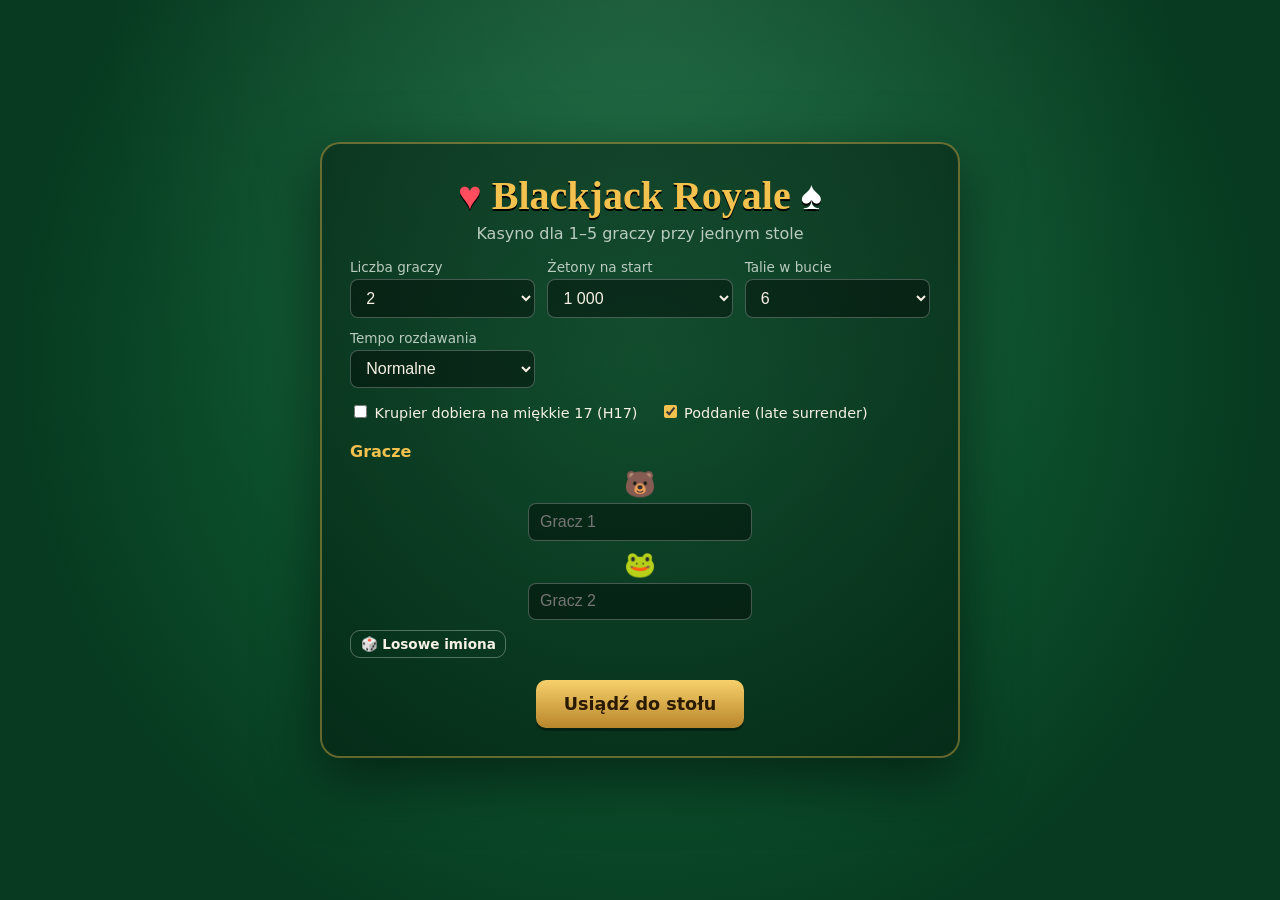
<file: index.html>
<!DOCTYPE html>
<html lang="pl">
<head>
<meta charset="UTF-8">
<meta name="viewport" content="width=device-width, initial-scale=1">
<title>Blackjack Royale</title>
<link rel="stylesheet" href="style.css">
</head>
<body>

<!-- Ekran startowy -->
<section id="setup" class="setup">
  <div class="setup-card">
    <h1><span class="logo-suit red">♥</span> Blackjack Royale <span class="logo-suit">♠</span></h1>
    <p class="subtitle">Kasyno dla 1–5 graczy przy jednym stole</p>

    <div class="form-grid">
      <label>Liczba graczy
        <select id="numPlayers">
          <option>1</option><option selected>2</option><option>3</option><option>4</option><option>5</option>
        </select>
      </label>
      <label>Żetony na start
        <select id="startChips">
          <option value="500">500</option><option value="1000" selected>1 000</option>
          <option value="2500">2 500</option><option value="5000">5 000</option><option value="10000">10 000</option>
        </select>
      </label>
      <label>Talie w bucie
        <select id="decks">
          <option>1</option><option>2</option><option>4</option><option selected>6</option><option>8</option>
        </select>
      </label>
      <label>Tempo rozdawania
        <select id="speed">
          <option value="160">Szybkie</option><option value="380" selected>Normalne</option><option value="650">Wolne</option>
        </select>
      </label>
    </div>

    <div class="checks">
      <label><input type="checkbox" id="h17"> Krupier dobiera na miękkie 17 (H17)</label>
      <label><input type="checkbox" id="surrender" checked> Poddanie (late surrender)</label>
    </div>

    <h2>Gracze</h2>
    <div id="nameInputs" class="names"></div>
    <button class="btn ghost small" id="randomNames" type="button">🎲 Losowe imiona</button>

    <div class="setup-actions">
      <button class="btn primary big" id="startBtn" type="button">Usiądź do stołu</button>
      <button class="btn big" id="continueBtn" type="button" hidden>Kontynuuj zapisaną grę</button>
    </div>
  </div>
</section>

<!-- Ekran gry -->
<section id="game" class="game" hidden>
  <header class="topbar">
    <div class="tb-left">
      <strong class="brand">♠ Blackjack Royale</strong>
      <span id="roundNo" class="pill">Runda 0</span>
      <span class="pill shoe-pill" title="Karty pozostałe w bucie">
        🂠 <span id="shoeCount">0</span>
        <span class="shoe-bar"><span id="shoeFill"></span></span>
      </span>
      <span id="countBox" class="pill count" hidden></span>
    </div>
    <div class="tb-right">
      <button class="icon-btn" data-act="toggleCount" title="Licznik kart Hi-Lo">🔢</button>
      <button class="icon-btn" data-act="toggleSound" id="soundBtn" title="Dźwięk">🔊</button>
      <button class="icon-btn" data-act="stats" title="Ranking i statystyki">🏆</button>
      <button class="icon-btn" data-act="rules" title="Zasady i skróty">📜</button>
      <button class="icon-btn" data-act="newGame" title="Nowa gra">⟲</button>
    </div>
  </header>

  <main class="table">
    <div class="shoe-box" aria-hidden="true"><div class="shoe-cards"></div><span>BUT</span></div>
    <section class="dealer">
      <div class="dealer-label">Krupier <span id="dealerVal" class="val"></span></div>
      <div id="dealerCards" class="cards"></div>
    </section>
    <div class="felt-text">
      <div class="arc">BLACKJACK PŁACI 3 : 2</div>
      <div id="dealerRule" class="arc small"></div>
      <div class="arc small">UBEZPIECZENIE PŁACI 2 : 1</div>
    </div>
    <section id="seats" class="seats"></section>
  </main>

  <footer id="controls" class="controls"></footer>

  <details class="history">
    <summary>📋 Historia rozdań</summary>
    <ol id="historyList" reversed></ol>
  </details>
</section>

<div id="modal" class="modal" hidden>
  <div class="modal-box">
    <button class="icon-btn close" data-act="closeModal">✕</button>
    <div id="modalBody"></div>
  </div>
</div>

<div id="toasts" class="toasts"></div>

<script src="game.js"></script>
</body>
</html>
</file>
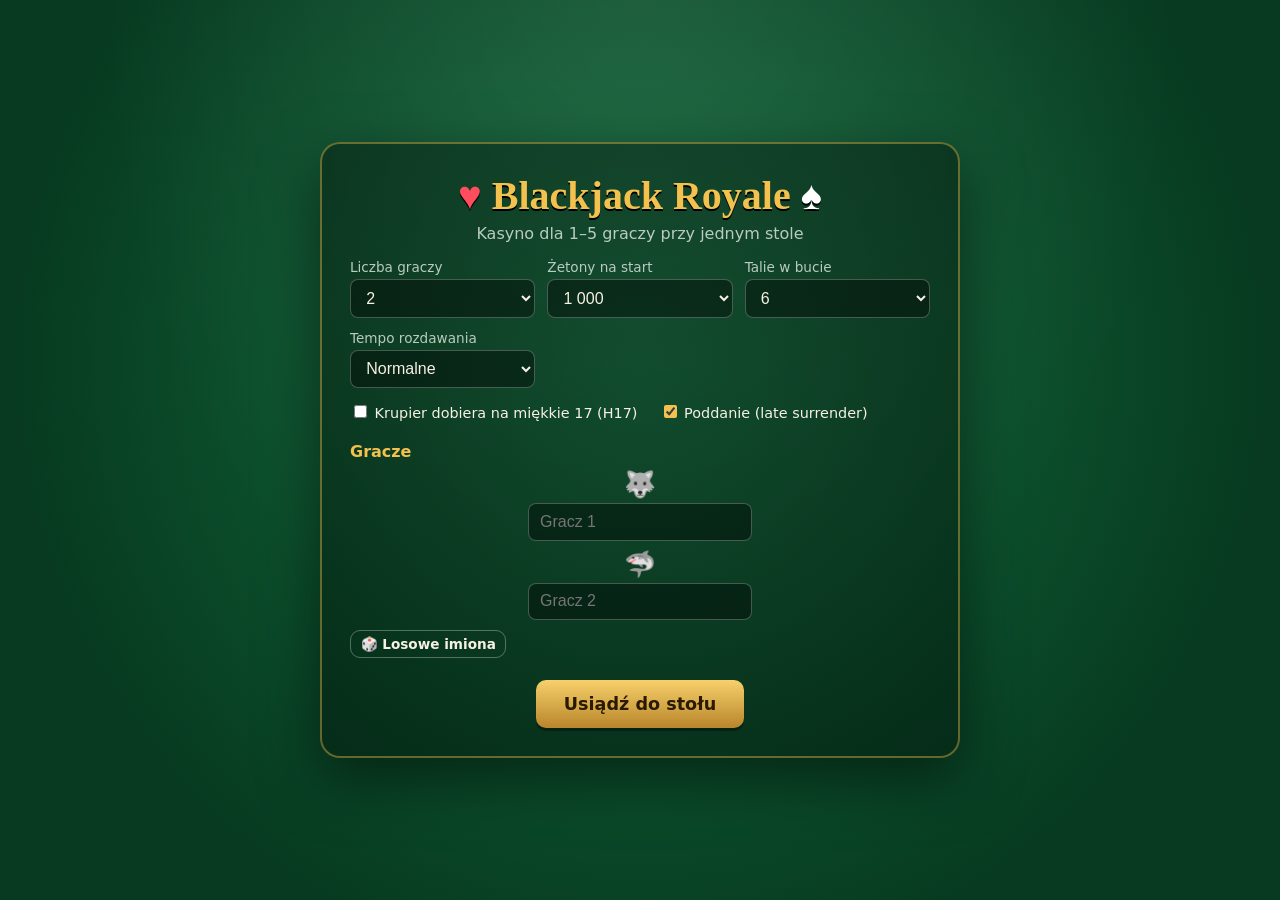
<file: blackjack.html>
<!DOCTYPE html>
<html lang="pl">
<head>
<meta charset="UTF-8">
<meta name="viewport" content="width=device-width, initial-scale=1">
<title>Blackjack Royale</title>
<style>
:root {
  --felt: #12703f;
  --felt-dark: #073a20;
  --wood: #5b3418;
  --wood-light: #8a5428;
  --gold: #f2c14e;
  --gold-dark: #b8862b;
  --ink: #f6f1e4;
  --muted: #b9cbbf;
  --red: #c8102e;
  --black: #1b1b1b;
  --win: #3ddc84;
  --lose: #ff5c5c;
  --push: #8ab4ff;
  --panel: rgba(0, 0, 0, .28);
  --cw: clamp(46px, 6.2vw, 82px);
}

* { box-sizing: border-box; }

html, body {
  margin: 0;
  min-height: 100%;
  background: #0b1a12;
  color: var(--ink);
  font-family: "Segoe UI", system-ui, -apple-system, Roboto, sans-serif;
}

button { font: inherit; }
[hidden] { display: none !important; }

/* ---------- Przyciski ---------- */
.btn {
  border: 0;
  border-radius: 10px;
  padding: .6em 1.1em;
  background: #2b4a3a;
  color: var(--ink);
  font-weight: 600;
  cursor: pointer;
  box-shadow: 0 3px 0 rgba(0,0,0,.35);
  transition: transform .08s, filter .15s, opacity .15s;
}
.btn:hover:not(:disabled) { filter: brightness(1.15); }
.btn:active:not(:disabled) { transform: translateY(2px); box-shadow: 0 1px 0 rgba(0,0,0,.35); }
.btn:disabled { opacity: .35; cursor: not-allowed; }
.btn.primary { background: linear-gradient(#f7d06b, var(--gold-dark)); color: #2a1a00; }
.btn.danger { background: #8e2b2b; }
.btn.blue { background: #2c5c9c; }
.btn.ghost { background: transparent; border: 1px solid rgba(255,255,255,.3); box-shadow: none; }
.btn.small { padding: .35em .7em; font-size: .85rem; }
.btn.big { padding: .8em 1.6em; font-size: 1.1rem; }
.btn.hinted { outline: 3px solid var(--gold); outline-offset: 2px; animation: pulse 1s infinite; }
.btn kbd {
  font-size: .7em; opacity: .7; margin-left: .35em;
  border: 1px solid currentColor; border-radius: 4px; padding: 0 .3em;
}

.icon-btn {
  background: rgba(255,255,255,.08);
  border: 1px solid rgba(255,255,255,.15);
  color: var(--ink);
  border-radius: 8px;
  width: 38px; height: 38px;
  cursor: pointer;
  font-size: 1.1rem;
}
.icon-btn:hover { background: rgba(255,255,255,.18); }
.icon-btn.on { background: var(--gold-dark); }

/* ---------- Ekran startowy ---------- */
.setup {
  min-height: 100vh;
  display: grid;
  place-items: center;
  padding: 16px;
  background:
    radial-gradient(ellipse at top, rgba(255,255,255,.08), transparent 60%),
    radial-gradient(circle at 50% 40%, var(--felt), var(--felt-dark) 75%);
}
.setup-card {
  width: min(640px, 100%);
  background: rgba(0,0,0,.35);
  border: 2px solid rgba(242,193,78,.4);
  border-radius: 20px;
  padding: 28px;
  box-shadow: 0 20px 60px rgba(0,0,0,.5);
}
.setup h1 {
  margin: 0; text-align: center;
  font-family: Georgia, "Times New Roman", serif;
  color: var(--gold);
  font-size: clamp(1.7rem, 5vw, 2.5rem);
  text-shadow: 0 2px 0 #000;
}
.logo-suit { color: #fff; }
.logo-suit.red { color: #ff4d5e; }
.subtitle { text-align: center; color: var(--muted); margin-top: .3em; }
.setup h2 { font-size: 1rem; color: var(--gold); margin: 1.3em 0 .5em; }
.form-grid { display: grid; grid-template-columns: repeat(auto-fit, minmax(140px, 1fr)); gap: 12px; }
.form-grid label, .names label { display: flex; flex-direction: column; gap: 4px; font-size: .85rem; color: var(--muted); }
select, input[type="text"] {
  background: rgba(0,0,0,.4);
  color: var(--ink);
  border: 1px solid rgba(255,255,255,.25);
  border-radius: 8px;
  padding: .55em .7em;
  font-size: 1rem;
}
.checks { display: flex; flex-wrap: wrap; gap: 8px 22px; margin-top: 14px; font-size: .9rem; }
.checks input { accent-color: var(--gold); }
.names { display: grid; gap: 8px; margin-bottom: 10px; }
.name-row { display: flex; align-items: center; gap: 8px; }
.name-row .avatar { font-size: 1.6rem; width: 40px; text-align: center; cursor: pointer; }
.name-row input { flex: 1; }
.setup-actions { display: flex; flex-wrap: wrap; gap: 12px; justify-content: center; margin-top: 22px; }

/* ---------- Ekran gry ---------- */
.game { min-height: 100vh; display: flex; flex-direction: column; }

.topbar {
  display: flex; justify-content: space-between; align-items: center; flex-wrap: wrap; gap: 8px;
  padding: 8px 16px;
  background: linear-gradient(#1a1a1a, #0d0d0d);
  border-bottom: 2px solid var(--gold-dark);
}
.tb-left, .tb-right { display: flex; align-items: center; gap: 8px; flex-wrap: wrap; }
.brand { color: var(--gold); font-family: Georgia, serif; }
.pill { background: rgba(255,255,255,.08); border-radius: 999px; padding: .25em .75em; font-size: .85rem; display: inline-flex; align-items: center; gap: 6px; }
.shoe-bar { width: 60px; height: 6px; background: rgba(255,255,255,.15); border-radius: 3px; overflow: hidden; }
.shoe-bar span { display: block; height: 100%; background: var(--gold); }
.pill.count { background: #22385a; font-variant-numeric: tabular-nums; }

.table {
  flex: 1;
  position: relative;
  margin: 12px;
  padding: 20px 16px 24px;
  border-radius: 40px 40px 200px 200px / 40px 40px 120px 120px;
  border: 14px solid var(--wood);
  outline: 3px solid var(--wood-light);
  background:
    radial-gradient(ellipse at 50% 0%, rgba(255,255,255,.12), transparent 55%),
    repeating-radial-gradient(circle at 50% 30%, rgba(0,0,0,.025) 0 2px, transparent 2px 4px),
    radial-gradient(ellipse at 50% 30%, var(--felt), var(--felt-dark) 85%);
  box-shadow: inset 0 0 60px rgba(0,0,0,.6), 0 10px 30px rgba(0,0,0,.6);
  display: flex; flex-direction: column; align-items: center; gap: 14px;
  min-height: 560px;
}

.shoe-box {
  position: absolute; top: 14px; right: 18px;
  width: 64px; height: 82px;
  background: linear-gradient(135deg, #2b2b2b, #111);
  border-radius: 8px 8px 4px 20px;
  box-shadow: 0 4px 10px rgba(0,0,0,.5);
  display: flex; flex-direction: column; align-items: center; justify-content: flex-end;
  font-size: .6rem; letter-spacing: .2em; color: #888; padding-bottom: 4px;
}
.shoe-cards {
  width: 44px; height: 54px; margin-bottom: 4px; border-radius: 4px;
  background: repeating-linear-gradient(45deg, #9e1b2c 0 4px, #7d1222 4px 8px);
  border: 2px solid #fff;
}

.dealer { display: flex; flex-direction: column; align-items: center; gap: 8px; min-height: calc(var(--cw) * 1.4 + 40px); }
.dealer-label { font-family: Georgia, serif; color: var(--gold); letter-spacing: .1em; text-transform: uppercase; display: flex; gap: 8px; align-items: center; }

.felt-text { text-align: center; color: rgba(255, 230, 160, .55); font-family: Georgia, serif; letter-spacing: .25em; user-select: none; }
.felt-text .arc { font-size: clamp(.8rem, 1.8vw, 1.1rem); font-weight: bold; }
.felt-text .small { font-size: clamp(.6rem, 1.2vw, .75rem); letter-spacing: .2em; }

.seats {
  width: 100%;
  display: grid;
  grid-template-columns: repeat(auto-fit, minmax(190px, 1fr));
  gap: 12px;
  margin-top: auto;
}
.seat {
  background: var(--panel);
  border: 2px solid rgba(255,255,255,.1);
  border-radius: 16px;
  padding: 10px;
  display: flex; flex-direction: column; gap: 8px;
  transition: border-color .2s, box-shadow .2s, transform .2s;
}
.seat.active { border-color: var(--gold); box-shadow: 0 0 22px rgba(242,193,78,.45); transform: translateY(-4px); }
.seat.out { opacity: .55; }
.seat-head { display: flex; align-items: center; gap: 6px; }
.seat-head .avatar { font-size: 1.5rem; }
.seat-head .name { font-weight: 700; flex: 1; overflow: hidden; text-overflow: ellipsis; white-space: nowrap; }
.chips-count { font-variant-numeric: tabular-nums; color: var(--gold); font-weight: 700; font-size: .95rem; }
.delta { font-weight: 800; text-align: center; font-size: 1.1rem; }
.delta.pos { color: var(--win); } .delta.neg { color: var(--lose); } .delta.zero { color: var(--push); }

.hands { display: flex; flex-wrap: wrap; gap: 10px; justify-content: center; min-height: calc(var(--cw) * 1.4 + 30px); align-items: flex-start; }
.hand { display: flex; flex-direction: column; align-items: center; gap: 5px; padding: 4px; border-radius: 10px; border: 2px solid transparent; }
.hand.active { border-color: rgba(242,193,78,.8); background: rgba(242,193,78,.08); }
.hand-info { display: flex; gap: 6px; align-items: center; flex-wrap: wrap; justify-content: center; font-size: .8rem; }
.val { background: #111; color: #fff; border-radius: 6px; padding: .1em .45em; font-weight: 700; font-size: .85rem; font-variant-numeric: tabular-nums; }
.val.bust { background: var(--lose); }
.val.bj { background: var(--gold); color: #2a1a00; }
.betval { color: var(--gold); font-weight: 700; }
.res { border-radius: 6px; padding: .1em .45em; font-weight: 800; font-size: .75rem; letter-spacing: .05em; animation: pop .35s ease-out; }
.res.win, .res.bj { background: var(--win); color: #062; }
.res.bj { background: var(--gold); color: #2a1a00; }
.res.lose, .res.bust { background: var(--lose); color: #300; }
.res.push { background: var(--push); color: #012; }
.res.surrender { background: #999; color: #111; }
.ins { font-size: .75rem; color: var(--push); text-align: center; }

/* ---------- Zakłady i żetony ---------- */
.betting { display: flex; flex-direction: column; gap: 6px; align-items: center; }
.bet-total { font-size: .9rem; display: flex; align-items: center; gap: 8px; min-height: 34px; }
.chip-row { display: flex; gap: 6px; flex-wrap: wrap; justify-content: center; }
.chip {
  --c: #c33;
  width: 42px; height: 42px; border-radius: 50%;
  border: 0; cursor: pointer;
  color: #fff; font-weight: 800; font-size: .72rem;
  background:
    radial-gradient(circle, var(--c) 0 52%, transparent 53%),
    repeating-conic-gradient(var(--c) 0 30deg, #fff 30deg 45deg);
  box-shadow: 0 3px 0 rgba(0,0,0,.4), inset 0 0 0 3px rgba(0,0,0,.25);
  text-shadow: 0 1px 1px rgba(0,0,0,.6);
  transition: transform .1s;
}
.chip:hover:not(:disabled) { transform: translateY(-3px) rotate(-10deg); }
.chip:disabled { opacity: .3; cursor: not-allowed; }
.chip.c10 { --c: #2f6fd6; }
.chip.c50 { --c: #d23a3a; }
.chip.c100 { --c: #1d1d1d; }
.chip.c500 { --c: #7b3fc4; }
.stack { display: inline-flex; flex-direction: column-reverse; align-items: center; }
.stack .mini {
  width: 26px; height: 8px; border-radius: 50%;
  background: var(--c); border: 1px dashed #fff; margin-top: -3px;
}
.bet-actions { display: flex; gap: 4px; flex-wrap: wrap; justify-content: center; }

/* ---------- Karty ---------- */
.cards { display: flex; justify-content: center; min-height: calc(var(--cw) * 1.4); padding-left: calc(var(--cw) * .4); }
.card {
  width: var(--cw); height: calc(var(--cw) * 1.4);
  border-radius: calc(var(--cw) * .09);
  background: linear-gradient(160deg, #fff, #f1ede2);
  box-shadow: 0 2px 6px rgba(0,0,0,.45), inset 0 0 0 1px rgba(0,0,0,.12);
  position: relative;
  flex-shrink: 0;
  margin-left: calc(var(--cw) * -.4);
  color: var(--black);
  font-family: Georgia, "Times New Roman", serif;
  user-select: none;
}
.card.red { color: var(--red); }
.card .corner {
  position: absolute; top: 4%; left: 7%;
  display: flex; flex-direction: column; align-items: center;
  line-height: .95; font-weight: 700;
  font-size: calc(var(--cw) * .2);
}
.card .corner small { font-size: .85em; }
.card .corner.br { top: auto; left: auto; bottom: 4%; right: 7%; transform: rotate(180deg); }
.card .pips { position: absolute; inset: 14% 20%; }
.card .pip { position: absolute; transform: translate(-50%, -50%); font-size: calc(var(--cw) * .2); line-height: 1; }
.card .pip.flip { transform: translate(-50%, -50%) rotate(180deg); }
.card .ace { position: absolute; left: 50%; top: 50%; transform: translate(-50%, -50%); font-size: calc(var(--cw) * .55); }
.card .face {
  position: absolute; inset: 16% 20%;
  border: 2px solid currentColor; border-radius: 4px;
  display: flex; flex-direction: column; align-items: center; justify-content: center;
  background: linear-gradient(135deg, rgba(242,193,78,.35), rgba(255,255,255,0) 50%, rgba(242,193,78,.35));
}
.card .face .fig { font-size: calc(var(--cw) * .38); line-height: 1; }
.card .face .fl { font-size: calc(var(--cw) * .22); font-weight: 700; }
.card.back {
  background:
    radial-gradient(circle at 50% 50%, rgba(255,255,255,.25) 0 14%, transparent 15%),
    repeating-linear-gradient(45deg, #9e1b2c 0 5px, #7d1222 5px 10px);
  border: calc(var(--cw) * .06) solid #fff;
}
.card.deal { animation: dealIn .38s cubic-bezier(.2,.8,.3,1) both; }
.card.flipin { animation: flipIn .45s ease-out both; }

@keyframes dealIn {
  from { transform: translate(40vw, -45vh) rotate(-35deg) scale(.7); opacity: 0; }
  to { transform: none; opacity: 1; }
}
@keyframes flipIn {
  0% { transform: rotateY(90deg); }
  100% { transform: rotateY(0); }
}
@keyframes pop { from { transform: scale(.4); opacity: 0; } to { transform: scale(1); opacity: 1; } }
@keyframes pulse { 50% { outline-color: transparent; } }

/* ---------- Pasek akcji ---------- */
.controls {
  position: sticky; bottom: 0;
  background: linear-gradient(#141414, #050505);
  border-top: 2px solid var(--gold-dark);
  padding: 10px 16px;
  display: flex; flex-wrap: wrap; gap: 8px; justify-content: center; align-items: center;
  z-index: 5;
}
.controls .who { width: 100%; text-align: center; font-size: .95rem; color: var(--muted); }
.controls .who b { color: var(--gold); }

/* ---------- Historia ---------- */
.history { margin: 0 12px 12px; background: rgba(255,255,255,.04); border-radius: 10px; padding: 8px 14px; }
.history summary { cursor: pointer; color: var(--muted); }
.history ol { font-size: .85rem; color: var(--muted); max-height: 220px; overflow: auto; padding-left: 2.5em; }
.history li { margin: 3px 0; }
.history .p { color: var(--win); } .history .n { color: var(--lose); }

/* ---------- Modal i powiadomienia ---------- */
.modal { position: fixed; inset: 0; background: rgba(0,0,0,.7); display: grid; place-items: center; padding: 16px; z-index: 20; }
.modal-box {
  position: relative; width: min(720px, 100%); max-height: 90vh; overflow: auto;
  background: #13261b; border: 2px solid var(--gold-dark); border-radius: 16px; padding: 22px;
}
.modal-box h2 { color: var(--gold); margin-top: 0; font-family: Georgia, serif; }
.modal-box .close { position: absolute; top: 12px; right: 12px; }
.modal-box table { width: 100%; border-collapse: collapse; font-size: .9rem; }
.modal-box th, .modal-box td { padding: 6px 8px; text-align: right; border-bottom: 1px solid rgba(255,255,255,.1); }
.modal-box th:first-child, .modal-box td:first-child { text-align: left; }
.modal-box th { color: var(--gold); font-weight: 600; }
.table-wrap { overflow-x: auto; }
.modal-box li { margin: 4px 0; }

.toasts { position: fixed; top: 64px; left: 50%; transform: translateX(-50%); display: flex; flex-direction: column; gap: 6px; z-index: 30; pointer-events: none; width: max-content; max-width: calc(100% - 32px); }
.toast { background: rgba(10,10,10,.92); border: 1px solid var(--gold-dark); padding: .55em 1.1em; border-radius: 10px; animation: pop .25s ease-out; text-align: center; }

@media (max-width: 600px) {
  .table { margin: 6px; border-width: 8px; border-radius: 24px 24px 80px 80px; padding: 14px 8px 18px; }
  .shoe-box { transform: scale(.7); transform-origin: top right; top: 8px; right: 8px; }
  .seats { grid-template-columns: 1fr 1fr; gap: 8px; }
  .seat { padding: 7px; }
  .chip { width: 36px; height: 36px; font-size: .65rem; }
  .brand { display: none; }
  .topbar { padding: 6px 10px; }
}
@media (max-width: 380px) {
  .seats { grid-template-columns: 1fr; }
}
@media (prefers-reduced-motion: reduce) {
  .card.deal, .card.flipin, .res, .toast { animation: none; }
}
</style>
</head>
<body>

<!-- Ekran startowy -->
<section id="setup" class="setup">
  <div class="setup-card">
    <h1><span class="logo-suit red">♥</span> Blackjack Royale <span class="logo-suit">♠</span></h1>
    <p class="subtitle">Kasyno dla 1–5 graczy przy jednym stole</p>

    <div class="form-grid">
      <label>Liczba graczy
        <select id="numPlayers">
          <option>1</option><option selected>2</option><option>3</option><option>4</option><option>5</option>
        </select>
      </label>
      <label>Żetony na start
        <select id="startChips">
          <option value="500">500</option><option value="1000" selected>1 000</option>
          <option value="2500">2 500</option><option value="5000">5 000</option><option value="10000">10 000</option>
        </select>
      </label>
      <label>Talie w bucie
        <select id="decks">
          <option>1</option><option>2</option><option>4</option><option selected>6</option><option>8</option>
        </select>
      </label>
      <label>Tempo rozdawania
        <select id="speed">
          <option value="160">Szybkie</option><option value="380" selected>Normalne</option><option value="650">Wolne</option>
        </select>
      </label>
    </div>

    <div class="checks">
      <label><input type="checkbox" id="h17"> Krupier dobiera na miękkie 17 (H17)</label>
      <label><input type="checkbox" id="surrender" checked> Poddanie (late surrender)</label>
    </div>

    <h2>Gracze</h2>
    <div id="nameInputs" class="names"></div>
    <button class="btn ghost small" id="randomNames" type="button">🎲 Losowe imiona</button>

    <div class="setup-actions">
      <button class="btn primary big" id="startBtn" type="button">Usiądź do stołu</button>
      <button class="btn big" id="continueBtn" type="button" hidden>Kontynuuj zapisaną grę</button>
    </div>
  </div>
</section>

<!-- Ekran gry -->
<section id="game" class="game" hidden>
  <header class="topbar">
    <div class="tb-left">
      <strong class="brand">♠ Blackjack Royale</strong>
      <span id="roundNo" class="pill">Runda 0</span>
      <span class="pill shoe-pill" title="Karty pozostałe w bucie">
        🂠 <span id="shoeCount">0</span>
        <span class="shoe-bar"><span id="shoeFill"></span></span>
      </span>
      <span id="countBox" class="pill count" hidden></span>
    </div>
    <div class="tb-right">
      <button class="icon-btn" data-act="toggleCount" title="Licznik kart Hi-Lo">🔢</button>
      <button class="icon-btn" data-act="toggleSound" id="soundBtn" title="Dźwięk">🔊</button>
      <button class="icon-btn" data-act="stats" title="Ranking i statystyki">🏆</button>
      <button class="icon-btn" data-act="rules" title="Zasady i skróty">📜</button>
      <button class="icon-btn" data-act="newGame" title="Nowa gra">⟲</button>
    </div>
  </header>

  <main class="table">
    <div class="shoe-box" aria-hidden="true"><div class="shoe-cards"></div><span>BUT</span></div>
    <section class="dealer">
      <div class="dealer-label">Krupier <span id="dealerVal" class="val"></span></div>
      <div id="dealerCards" class="cards"></div>
    </section>
    <div class="felt-text">
      <div class="arc">BLACKJACK PŁACI 3 : 2</div>
      <div id="dealerRule" class="arc small"></div>
      <div class="arc small">UBEZPIECZENIE PŁACI 2 : 1</div>
    </div>
    <section id="seats" class="seats"></section>
  </main>

  <footer id="controls" class="controls"></footer>

  <details class="history">
    <summary>📋 Historia rozdań</summary>
    <ol id="historyList" reversed></ol>
  </details>
</section>

<div id="modal" class="modal" hidden>
  <div class="modal-box">
    <button class="icon-btn close" data-act="closeModal">✕</button>
    <div id="modalBody"></div>
  </div>
</div>

<div id="toasts" class="toasts"></div>

<script>
'use strict';

/* =========================================================
   Blackjack Royale — logika gry
   ========================================================= */

const SUITS = ['♠', '♥', '♦', '♣'];
const RANKS = ['A', '2', '3', '4', '5', '6', '7', '8', '9', '10', 'J', 'Q', 'K'];
const CHIPS = [10, 50, 100, 500];
const AVATARS = ['🦊', '🐻', '🐼', '🦁', '🐸', '🐯', '🐨', '🦉', '🐺', '🐙', '🦄', '🐵', '🐧', '🦈', '🐲'];
const NAMES = ['Ania', 'Bartek', 'Kasia', 'Marek', 'Zosia', 'Tomek', 'Ola', 'Piotr', 'Ewa', 'Kuba',
  'Magda', 'Wojtek', 'Julia', 'Krzysiek', 'Natalia', 'Michał', 'Agata', 'Filip', 'Hania', 'Szymon'];
const SAVE_KEY = 'blackjack-royale-v1';
const PENETRATION = 0.75; // po rozdaniu 75% buta następuje tasowanie

const S = {
  settings: null,
  players: [],
  dealer: { cards: [] },
  shoe: [],
  shoeSize: 0,
  cut: 0,
  phase: 'setup', // setup | betting | dealing | insurance | playing | dealer | results
  turn: null,     // { p, h }
  insQueue: [],
  busy: false,
  running: 0,     // licznik Hi-Lo
  round: 0,
  log: [],
  sound: true,
  showCount: false,
};

const $ = (s) => document.querySelector(s);
const sleep = (ms) => new Promise((r) => setTimeout(r, ms));
const spd = () => (S.settings ? S.settings.speed : 380);
const fmt = (n) => n.toLocaleString('pl-PL');
const esc = (s) => String(s).replace(/[&<>"']/g, (c) => ({ '&': '&amp;', '<': '&lt;', '>': '&gt;', '"': '&quot;', "'": '&#39;' }[c]));

/* ---------- Losowość ----------
   Kryptograficzny generator (crypto.getRandomValues) + próbkowanie
   z odrzuceniem, żeby każda liczba miała dokładnie równe szanse,
   oraz tasowanie Fishera–Yatesa (każda permutacja równie prawdopodobna). */
function randInt(n) {
  const buf = new Uint32Array(1);
  const limit = Math.floor(0x100000000 / n) * n;
  let x;
  do { crypto.getRandomValues(buf); x = buf[0]; } while (x >= limit);
  return x % n;
}

function shuffle(arr) {
  for (let i = arr.length - 1; i > 0; i--) {
    const j = randInt(i + 1);
    [arr[i], arr[j]] = [arr[j], arr[i]];
  }
  return arr;
}

const pick = (arr) => arr[randInt(arr.length)];

/* ---------- Karty i wartości ---------- */
function cardVal(r) {
  if (r === 'A') return 1;
  if (r === '10' || r === 'J' || r === 'Q' || r === 'K') return 10;
  return Number(r);
}

function handInfo(cards) {
  let total = 0, aces = false;
  for (const c of cards) {
    total += cardVal(c.r);
    if (c.r === 'A') aces = true;
  }
  let soft = false;
  if (aces && total + 10 <= 21) { total += 10; soft = true; }
  return { total, soft, bust: total > 21, natural: cards.length === 2 && total === 21 };
}

function hilo(c) {
  const v = cardVal(c.r);
  if (v >= 2 && v <= 6) return 1;
  if (v === 10 || v === 1) return -1;
  return 0;
}

function newShoe() {
  const shoe = [];
  for (let d = 0; d < S.settings.decks; d++)
    for (const s of SUITS)
      for (const r of RANKS) shoe.push({ r, s });
  shuffle(shoe);
  S.shoe = shoe;
  S.shoeSize = shoe.length;
  S.cut = Math.floor(shoe.length * (1 - PENETRATION));
  S.running = 0;
  toast(`🔀 Tasowanie buta (${S.settings.decks} ${S.settings.decks === 1 ? 'talia' : 'talie'})`);
  sound('shuffle');
}

function draw(up) {
  if (!S.shoe.length) newShoe();
  const c = S.shoe.pop();
  c.up = up;
  c.anim = false;
  if (up) S.running += hilo(c);
  return c;
}

function dealTo(cards, up = true) {
  const c = draw(up);
  cards.push(c);
  sound('card');
  return c;
}

function reveal(c) {
  if (c.up) return;
  c.up = true;
  c.flip = true;
  S.running += hilo(c);
  sound('card');
}

/* ---------- Grafika kart ---------- */
const PIPS = {
  2: [[50, 0], [50, 100]],
  3: [[50, 0], [50, 50], [50, 100]],
  4: [[20, 0], [80, 0], [20, 100], [80, 100]],
  5: [[20, 0], [80, 0], [50, 50], [20, 100], [80, 100]],
  6: [[20, 0], [80, 0], [20, 50], [80, 50], [20, 100], [80, 100]],
  7: [[20, 0], [80, 0], [50, 25], [20, 50], [80, 50], [20, 100], [80, 100]],
  8: [[20, 0], [80, 0], [50, 25], [20, 50], [80, 50], [50, 75], [20, 100], [80, 100]],
  9: [[20, 0], [80, 0], [20, 33], [80, 33], [50, 50], [20, 67], [80, 67], [20, 100], [80, 100]],
  10: [[20, 0], [80, 0], [50, 17], [20, 33], [80, 33], [20, 67], [80, 67], [50, 83], [20, 100], [80, 100]],
};
const FIGURES = { J: '♝', Q: '♛', K: '♚' };

function cardHTML(c) {
  let cls = 'card';
  if (!c.anim) { cls += ' deal'; c.anim = true; }
  else if (c.flip) { cls += ' flipin'; c.flip = false; }
  if (!c.up) return `<div class="${cls} back"></div>`;
  if (SUITS.indexOf(c.s) === 1 || SUITS.indexOf(c.s) === 2) cls += ' red';
  const corner = `<span>${c.r}</span><small>${c.s}</small>`;
  let center;
  if (c.r === 'A') {
    center = `<div class="ace">${c.s}</div>`;
  } else if (FIGURES[c.r]) {
    center = `<div class="face"><span class="fl">${c.r}</span><span class="fig">${FIGURES[c.r]}</span><span class="fl">${c.s}</span></div>`;
  } else {
    center = '<div class="pips">' + PIPS[c.r].map(([x, y]) =>
      `<span class="pip${y > 50 ? ' flip' : ''}" style="left:${x}%;top:${y}%">${c.s}</span>`).join('') + '</div>';
  }
  return `<div class="${cls}" title="${c.r}${c.s}"><div class="corner">${corner}</div>${center}<div class="corner br">${corner}</div></div>`;
}

function chipStack(amount) {
  let rest = amount, html = '';
  const colors = { 500: '#7b3fc4', 100: '#1d1d1d', 50: '#d23a3a', 10: '#2f6fd6' };
  let n = 0;
  for (const v of [500, 100, 50, 10]) {
    while (rest >= v && n < 10) { html += `<span class="mini" style="--c:${colors[v]}"></span>`; rest -= v; n++; }
  }
  return `<span class="stack">${html}</span>`;
}

/* ---------- Dźwięk (WebAudio, bez plików) ---------- */
let AC = null;
function tone(freq, dur, type = 'sine', vol = 0.07, delay = 0) {
  const t = AC.currentTime + delay;
  const o = AC.createOscillator(), g = AC.createGain();
  o.type = type; o.frequency.setValueAtTime(freq, t);
  g.gain.setValueAtTime(vol, t);
  g.gain.exponentialRampToValueAtTime(0.0001, t + dur);
  o.connect(g); g.connect(AC.destination);
  o.start(t); o.stop(t + dur + 0.02);
}
function noise(dur, vol = 0.12, delay = 0) {
  const len = Math.floor(AC.sampleRate * dur);
  const buf = AC.createBuffer(1, len, AC.sampleRate);
  const data = buf.getChannelData(0);
  for (let i = 0; i < len; i++) data[i] = (Math.random() * 2 - 1) * (1 - i / len);
  const src = AC.createBufferSource(), g = AC.createGain(), f = AC.createBiquadFilter();
  f.type = 'highpass'; f.frequency.value = 1800;
  g.gain.value = vol;
  src.buffer = buf; src.connect(f); f.connect(g); g.connect(AC.destination);
  src.start(AC.currentTime + delay);
}
function sound(kind) {
  if (!S.sound) return;
  try {
    AC = AC || new (window.AudioContext || window.webkitAudioContext)();
    if (AC.state === 'suspended') AC.resume();
    switch (kind) {
      case 'card': noise(0.06); break;
      case 'chip': tone(1800, 0.06, 'triangle', 0.05); tone(2400, 0.05, 'triangle', 0.03, 0.03); break;
      case 'shuffle': for (let i = 0; i < 8; i++) noise(0.04, 0.08, i * 0.05); break;
      case 'win': [523, 659, 784].forEach((f, i) => tone(f, 0.18, 'triangle', 0.07, i * 0.09)); break;
      case 'bj': [523, 659, 784, 1047, 1319].forEach((f, i) => tone(f, 0.2, 'triangle', 0.07, i * 0.08)); break;
      case 'lose': [330, 247].forEach((f, i) => tone(f, 0.25, 'sawtooth', 0.04, i * 0.15)); break;
      case 'push': tone(440, 0.2, 'sine', 0.06); break;
    }
  } catch (e) { /* brak dźwięku – trudno */ }
}

/* ---------- Powiadomienia i modal ---------- */
function toast(msg, ms = 2400) {
  const el = document.createElement('div');
  el.className = 'toast';
  el.innerHTML = msg;
  $('#toasts').appendChild(el);
  setTimeout(() => el.remove(), ms);
}

function openModal(html) {
  $('#modalBody').innerHTML = html;
  $('#modal').hidden = false;
}
function closeModal() { $('#modal').hidden = true; }

/* ---------- Zapis gry ---------- */
function save() {
  try {
    localStorage.setItem(SAVE_KEY, JSON.stringify({
      settings: S.settings,
      round: S.round,
      log: S.log.slice(-50),
      players: S.players.map((p) => ({
        name: p.name, avatar: p.avatar, chips: p.chips + p.bet, lastBet: p.lastBet, stats: p.stats, rebuys: p.rebuys,
      })),
    }));
  } catch (e) { /* zapis niedostępny */ }
}

function loadSave() {
  try { return JSON.parse(localStorage.getItem(SAVE_KEY)); } catch (e) { return null; }
}

/* ---------- Ekran startowy ---------- */
const setupAvatars = [];

function buildNameInputs() {
  const n = Number($('#numPlayers').value);
  const box = $('#nameInputs');
  const old = [...box.querySelectorAll('input')].map((i) => i.value);
  while (setupAvatars.length < n) {
    let a; do { a = pick(AVATARS); } while (setupAvatars.includes(a));
    setupAvatars.push(a);
  }
  box.innerHTML = '';
  for (let i = 0; i < n; i++) {
    const row = document.createElement('label');
    row.className = 'name-row';
    row.innerHTML = `<span class="avatar" data-i="${i}" title="Kliknij, aby zmienić awatar">${setupAvatars[i]}</span>
      <input type="text" maxlength="16" placeholder="Gracz ${i + 1}" value="${esc(old[i] || '')}">`;
    box.appendChild(row);
  }
}

function randomNames() {
  const pool = shuffle([...NAMES]);
  $('#nameInputs').querySelectorAll('input').forEach((inp, i) => { inp.value = pool[i]; });
}

function startGame() {
  const settings = {
    decks: Number($('#decks').value),
    startChips: Number($('#startChips').value),
    speed: Number($('#speed').value),
    h17: $('#h17').checked,
    surrender: $('#surrender').checked,
  };
  const names = [...$('#nameInputs').querySelectorAll('input')].map((i, idx) => i.value.trim() || `Gracz ${idx + 1}`);
  S.settings = settings;
  S.players = names.map((name, i) => newPlayer(name, setupAvatars[i], settings.startChips));
  S.round = 0;
  S.log = [];
  enterGame();
}

function newPlayer(name, avatar, chips) {
  return {
    name, avatar, chips, bet: 0, lastBet: 0, hands: [], insurance: 0, delta: null, rebuys: 0,
    stats: { rounds: 0, won: 0, lost: 0, push: 0, bj: 0, best: 0, net: 0 },
  };
}

function continueGame() {
  const d = loadSave();
  if (!d) return;
  S.settings = d.settings;
  S.round = d.round || 0;
  S.log = d.log || [];
  S.players = d.players.map((p) => Object.assign(newPlayer(p.name, p.avatar, p.chips), {
    lastBet: p.lastBet || 0, stats: p.stats, rebuys: p.rebuys || 0,
  }));
  enterGame();
}

function enterGame() {
  $('#setup').hidden = true;
  $('#game').hidden = false;
  $('#dealerRule').textContent = S.settings.h17 ? 'KRUPIER DOBIERA NA MIĘKKIE 17' : 'KRUPIER STOI NA WSZYSTKICH 17';
  S.dealer.cards = [];
  S.turn = null;
  S.phase = 'betting';
  newShoe();
  save();
  render();
}

function newGame() {
  if (!confirm('Zacząć nową grę? Obecne żetony i statystyki zostaną utracone.')) return;
  try { localStorage.removeItem(SAVE_KEY); } catch (e) { /* ignoruj */ }
  S.phase = 'setup';
  $('#game').hidden = true;
  $('#setup').hidden = false;
  $('#continueBtn').hidden = true;
  buildNameInputs();
}

/* ---------- Zakłady ---------- */
function placeBet(p, amount) {
  const pl = S.players[p];
  if (S.phase !== 'betting' || pl.chips < amount) return;
  pl.chips -= amount;
  pl.bet += amount;
  sound('chip');
  render();
}

function clearBet(p) {
  const pl = S.players[p];
  pl.chips += pl.bet;
  pl.bet = 0;
  render();
}

function repeatBet(p, render_ = true) {
  const pl = S.players[p];
  if (!pl.lastBet) return;
  pl.chips += pl.bet;
  pl.bet = 0;
  if (pl.chips >= pl.lastBet) { pl.chips -= pl.lastBet; pl.bet = pl.lastBet; sound('chip'); }
  if (render_) render();
}

function allIn(p) {
  const pl = S.players[p];
  const total = pl.chips + pl.bet;
  const amount = Math.floor(total / 2) * 2; // parzysty zakład => wypłaty 3:2 i poddanie bez ułamków
  if (amount < 10) return;
  pl.bet = amount;
  pl.chips = total - amount;
  sound('chip');
  render();
}

function rebuy(p) {
  const pl = S.players[p];
  pl.chips += S.settings.startChips;
  pl.rebuys++;
  toast(`${esc(pl.name)} dokupuje ${fmt(S.settings.startChips)} żetonów`);
  save();
  render();
}

/* ---------- Rozdanie ---------- */
async function deal() {
  if (S.phase !== 'betting' || S.busy) return;
  const part = S.players.filter((p) => p.bet > 0);
  if (!part.length) { toast('Postaw zakład przynajmniej u jednego gracza'); return; }
  S.busy = true;
  if (S.shoe.length <= S.cut) { newShoe(); render(); await sleep(900); }

  S.round++;
  for (const pl of S.players) {
    pl.hands = [];
    pl.insurance = 0;
    pl.delta = null;
    if (pl.bet > 0) {
      pl.hands = [{ cards: [], bet: pl.bet }];
      pl.lastBet = pl.bet;
      pl.bet = 0;
    }
  }
  S.dealer.cards = [];
  S.phase = 'dealing';
  render();

  for (let r = 0; r < 2; r++) {
    for (const pl of part) { dealTo(pl.hands[0].cards); render(); await sleep(spd()); }
    dealTo(S.dealer.cards, r === 0); render(); await sleep(spd());
  }
  S.busy = false;

  if (S.dealer.cards[0].r === 'A') {
    S.insQueue = S.players.map((pl, i) => i).filter((i) => {
      const pl = S.players[i];
      return pl.hands.length && pl.chips >= pl.hands[0].bet / 2;
    });
    if (S.insQueue.length) {
      S.phase = 'insurance';
      S.turn = { p: S.insQueue[0], h: 0 };
      render();
      return;
    }
  }
  await afterDealChecks();
}

function insurance(take) {
  if (S.phase !== 'insurance') return;
  const pl = S.players[S.insQueue.shift()];
  if (take) {
    const amt = pl.hands[0].bet / 2;
    pl.chips -= amt;
    pl.insurance = amt;
    sound('chip');
  }
  if (S.insQueue.length) {
    S.turn = { p: S.insQueue[0], h: 0 };
    render();
  } else {
    afterDealChecks();
  }
}

async function afterDealChecks() {
  S.turn = null;
  for (const pl of S.players)
    for (const hd of pl.hands)
      if (handInfo(hd.cards).natural) { hd.bj = true; hd.done = true; }

  const upV = cardVal(S.dealer.cards[0].r);
  if (upV === 1 || upV === 10) {
    S.busy = true;
    S.phase = 'dealer';
    render();
    await sleep(spd());
    S.busy = false;
    if (handInfo(S.dealer.cards).natural) {
      reveal(S.dealer.cards[1]);
      toast('🃏 Krupier ma <b>Blackjacka</b>!');
      render();
      await sleep(spd() * 2);
      settle(true);
      return;
    }
    if (S.players.some((p) => p.insurance)) toast('Krupier nie ma Blackjacka — ubezpieczenie przepada');
    else toast('Krupier sprawdził kartę — brak Blackjacka');
  }
  if (S.players.some((p) => p.hands.some((h) => h.bj))) sound('bj');
  S.phase = 'playing';
  await nextTurn();
}

/* ---------- Ruchy graczy ---------- */
function canDouble(pl, hd) { return hd.cards.length === 2 && !hd.splitAces && pl.chips >= hd.bet; }
function canSplit(pl, hd) {
  return hd.cards.length === 2 && pl.hands.length < 4 && !hd.splitAces &&
    cardVal(hd.cards[0].r) === cardVal(hd.cards[1].r) && pl.chips >= hd.bet;
}
function canSurrender(pl, hd) {
  return S.settings.surrender && hd.cards.length === 2 && pl.hands.length === 1 && !hd.fromSplit;
}

async function nextTurn() {
  for (let p = 0; p < S.players.length; p++) {
    const pl = S.players[p];
    for (let h = 0; h < pl.hands.length; h++) {
      const hd = pl.hands[h];
      if (hd.done) continue;
      S.turn = { p, h };
      if (hd.cards.length === 1) { // druga ręka po rozdzieleniu dostaje kartę, gdy przychodzi jej kolej
        S.busy = true;
        render();
        await sleep(spd());
        dealTo(hd.cards);
        if (handInfo(hd.cards).total === 21) hd.done = true;
        render();
        await sleep(spd());
        S.busy = false;
        if (hd.done) return nextTurn();
      }
      render();
      return;
    }
  }
  S.turn = null;
  await dealerPlay();
}

async function act(type) {
  if (S.phase !== 'playing' || S.busy || !S.turn) return;
  const pl = S.players[S.turn.p];
  const hd = pl.hands[S.turn.h];
  S.busy = true;

  switch (type) {
    case 'hit': {
      dealTo(hd.cards);
      const v = handInfo(hd.cards);
      if (v.total >= 21) hd.done = true;
      if (v.bust) setTimeout(() => sound('lose'), 200);
      break;
    }
    case 'stand':
      hd.done = true;
      break;
    case 'double':
      if (!canDouble(pl, hd)) break;
      pl.chips -= hd.bet;
      hd.bet *= 2;
      hd.doubled = true;
      sound('chip');
      dealTo(hd.cards);
      hd.done = true;
      break;
    case 'split': {
      if (!canSplit(pl, hd)) break;
      pl.chips -= hd.bet;
      sound('chip');
      const second = hd.cards.pop();
      const nh = { cards: [second], bet: hd.bet, fromSplit: true };
      hd.fromSplit = true;
      pl.hands.splice(S.turn.h + 1, 0, nh);
      render();
      await sleep(spd());
      if (hd.cards[0].r === 'A') { // rozdzielone asy: po jednej karcie i koniec
        dealTo(hd.cards); render(); await sleep(spd());
        dealTo(nh.cards);
        hd.splitAces = nh.splitAces = true;
        hd.done = nh.done = true;
      } else {
        dealTo(hd.cards);
        if (handInfo(hd.cards).total === 21) hd.done = true;
      }
      break;
    }
    case 'surrender':
      if (!canSurrender(pl, hd)) break;
      hd.surrendered = true;
      hd.done = true;
      break;
  }

  render();
  await sleep(spd());
  S.busy = false;
  if (hd.done || pl.hands.every((h) => h.done)) await nextTurn();
  else render();
}

/* ---------- Krupier ---------- */
function dealerShouldHit() {
  const v = handInfo(S.dealer.cards);
  return v.total < 17 || (S.settings.h17 && v.total === 17 && v.soft);
}

async function dealerPlay() {
  S.phase = 'dealer';
  S.busy = true;
  reveal(S.dealer.cards[1]);
  render();
  await sleep(spd() * 1.5);
  const live = S.players.some((pl) => pl.hands.some((h) => !h.surrendered && !h.bj && !handInfo(h.cards).bust));
  if (live) {
    while (dealerShouldHit()) {
      dealTo(S.dealer.cards);
      render();
      await sleep(spd() * 1.4);
    }
  }
  S.busy = false;
  settle(false);
}

/* ---------- Rozliczenie ---------- */
const RES_LABEL = {
  bj: 'BLACKJACK', win: 'WYGRANA', lose: 'PRZEGRANA', bust: 'FURA', push: 'REMIS', surrender: 'PODDANIE',
};

function settle(dealerBJ) {
  const dv = handInfo(S.dealer.cards);
  const parts = [];
  let anyWin = false, anyBJ = false, anyLose = false;

  for (const pl of S.players) {
    if (!pl.hands.length) continue;
    let ret = 0, wag = pl.insurance;
    if (pl.insurance && dealerBJ) ret += pl.insurance * 3;

    for (const hd of pl.hands) {
      wag += hd.bet;
      const v = handInfo(hd.cards);
      let res, pay = 0;
      if (hd.surrendered) { res = 'surrender'; pay = hd.bet / 2; }
      else if (hd.bj) {
        if (dealerBJ) { res = 'push'; pay = hd.bet; } else { res = 'bj'; pay = hd.bet * 2.5; }
      }
      else if (dealerBJ) res = 'lose';
      else if (v.bust) res = 'bust';
      else if (dv.bust || v.total > dv.total) { res = 'win'; pay = hd.bet * 2; }
      else if (v.total < dv.total) res = 'lose';
      else { res = 'push'; pay = hd.bet; }

      hd.result = res;
      hd.net = pay - hd.bet;
      ret += pay;

      if (res === 'win' || res === 'bj') { pl.stats.won++; anyWin = true; }
      else if (res === 'push') pl.stats.push++;
      else { pl.stats.lost++; anyLose = true; }
      if (res === 'bj') { pl.stats.bj++; anyBJ = true; }
    }

    pl.chips += ret;
    pl.delta = ret - wag;
    pl.stats.rounds++;
    pl.stats.net += pl.delta;
    pl.stats.best = Math.max(pl.stats.best, pl.delta);
    parts.push(`${esc(pl.name)} <span class="${pl.delta >= 0 ? 'p' : 'n'}">${pl.delta >= 0 ? '+' : ''}${fmt(pl.delta)}</span>`);
  }

  const dealerTxt = dealerBJ ? 'Blackjack' : dv.bust ? `fura (${dv.total})` : dv.total;
  S.log.push(`Runda ${S.round}: krupier ${dealerTxt} · ${parts.join(', ')}`);
  S.phase = 'results';
  S.turn = null;
  sound(anyBJ ? 'bj' : anyWin ? 'win' : anyLose ? 'lose' : 'push');
  save();
  render();
}

function nextRound() {
  if (S.phase !== 'results' || S.busy) return;
  for (const pl of S.players) { pl.hands = []; pl.insurance = 0; pl.delta = null; }
  S.dealer.cards = [];
  S.phase = 'betting';
  render();
}

/* ---------- Strategia podstawowa (podpowiedź) ---------- */
function strategy(pl, hd) {
  const d = cardVal(S.dealer.cards[0].r);
  const up = d === 1 ? 11 : d;
  const v = handInfo(hd.cards);
  const cD = canDouble(pl, hd), cP = canSplit(pl, hd), cR = canSurrender(pl, hd);
  const D = (alt) => (cD ? 'double' : alt);

  if (cP) {
    const r = cardVal(hd.cards[0].r);
    if (r === 1 || r === 8) return 'split';
    if (r === 9 && ![7, 10, 11].includes(up)) return 'split';
    if (r === 7 && up <= 7) return 'split';
    if (r === 6 && up <= 6) return 'split';
    if (r === 4 && (up === 5 || up === 6)) return 'split';
    if ((r === 2 || r === 3) && up <= 7) return 'split';
  }
  const t = v.total;
  if (v.soft && t < 21) {
    if (t >= 19) return 'stand';
    if (t === 18) return up <= 6 ? D('stand') : up <= 8 ? 'stand' : 'hit';
    if (t === 17) return up >= 3 && up <= 6 ? D('hit') : 'hit';
    if (t >= 15) return up >= 4 && up <= 6 ? D('hit') : 'hit';
    return up >= 5 && up <= 6 ? D('hit') : 'hit';
  }
  if (cR && ((t === 16 && up >= 9) || (t === 15 && up === 10))) return 'surrender';
  if (t >= 17) return 'stand';
  if (t >= 13) return up <= 6 ? 'stand' : 'hit';
  if (t === 12) return up >= 4 && up <= 6 ? 'stand' : 'hit';
  if (t === 11) return D('hit');
  if (t === 10) return up <= 9 ? D('hit') : 'hit';
  if (t === 9) return up >= 3 && up <= 6 ? D('hit') : 'hit';
  return 'hit';
}

const ACT_LABEL = { hit: 'Dobierz', stand: 'Stój', double: 'Podwój', split: 'Rozdziel', surrender: 'Poddaj się' };

function hint() {
  if (S.phase !== 'playing' || !S.turn) return;
  const pl = S.players[S.turn.p];
  const a = strategy(pl, pl.hands[S.turn.h]);
  toast(`📘 Strategia podstawowa: <b>${ACT_LABEL[a]}</b>`);
  const btn = document.querySelector(`[data-act="${a}"]`);
  if (btn) btn.classList.add('hinted');
}

/* ---------- Statystyki i zasady ---------- */
function showStats() {
  const rows = [...S.players].sort((a, b) => (b.chips + b.bet) - (a.chips + a.bet)).map((p, i) => {
    const s = p.stats;
    const hands = s.won + s.lost + s.push;
    const pct = hands ? Math.round((s.won / hands) * 100) : 0;
    const medal = ['🥇', '🥈', '🥉'][i] || '';
    return `<tr><td>${medal} ${p.avatar} ${esc(p.name)}</td><td>${fmt(p.chips + p.bet)}</td>
      <td style="color:${s.net >= 0 ? 'var(--win)' : 'var(--lose)'}">${s.net >= 0 ? '+' : ''}${fmt(s.net)}</td>
      <td>${s.rounds}</td><td>${s.won}/${s.lost}/${s.push}</td><td>${pct}%</td><td>${s.bj}</td>
      <td>${fmt(s.best)}</td><td>${p.rebuys}</td></tr>`;
  }).join('');
  openModal(`<h2>🏆 Ranking</h2>
    <div class="table-wrap"><table>
      <tr><th>Gracz</th><th>Żetony</th><th>Bilans</th><th>Rundy</th><th>W/P/R</th><th>% wygr.</th><th>BJ</th><th>Najw. wygrana</th><th>Dokupienia</th></tr>
      ${rows}
    </table></div>
    <p style="color:var(--muted);font-size:.85rem">W/P/R = wygrane / przegrane / remisy (liczone na ręce). Rozegrane rundy łącznie: ${S.round}.</p>`);
}

function showRules() {
  openModal(`<h2>📜 Zasady</h2>
  <ul>
    <li>Cel: mieć bliżej 21 niż krupier, nie przekraczając 21. Figury = 10, as = 1 lub 11.</li>
    <li><b>Blackjack</b> (as + dziesiątka w dwóch pierwszych kartach) płaci <b>3:2</b>.</li>
    <li>Krupier dobiera do 16 i ${S.settings && S.settings.h17 ? '<b>dobiera</b> na miękkie 17' : '<b>stoi</b> na wszystkich 17'}. Przy asie lub dziesiątce sprawdza, czy ma Blackjacka.</li>
    <li><b>Podwojenie</b> — na dowolnych dwóch kartach (także po rozdzieleniu): podwajasz stawkę i dostajesz dokładnie jedną kartę.</li>
    <li><b>Rozdzielenie</b> — dwie karty o tej samej wartości, maks. 4 ręce. Rozdzielone asy dostają po jednej karcie.</li>
    <li><b>Ubezpieczenie</b> — gdy krupier pokazuje asa, możesz postawić połowę zakładu; płaci 2:1, jeśli krupier ma Blackjacka.</li>
    <li><b>Poddanie</b> ${S.settings && !S.settings.surrender ? '(wyłączone w tej grze)' : ''} — po dwóch pierwszych kartach oddajesz rękę i odzyskujesz połowę stawki.</li>
    <li>But: ${S.settings ? S.settings.decks : 6} ${S.settings && S.settings.decks === 1 ? 'talia' : 'talie'}, tasowanie po rozdaniu 75% kart.</li>
    <li>Losowość: karty tasowane algorytmem Fishera–Yatesa z kryptograficznym generatorem liczb losowych przeglądarki (<code>crypto.getRandomValues</code>) — każde ułożenie buta jest równie prawdopodobne.</li>
  </ul>
  <h2>⌨️ Skróty klawiszowe</h2>
  <ul>
    <li><b>H</b> dobierz · <b>S</b> stój · <b>D</b> podwój · <b>P</b> rozdziel · <b>R</b> poddaj się · <b>?</b> podpowiedź</li>
    <li><b>T</b>/<b>N</b> ubezpieczenie tak/nie · <b>Enter</b> rozdaj / następna runda</li>
  </ul>
  <h2>🔢 Licznik Hi-Lo</h2>
  <p>Karty 2–6 = +1, 7–9 = 0, 10–A = −1. „Prawdziwy licznik” to licznik bieżący podzielony przez liczbę talii pozostałych w bucie. Dodatni licznik = więcej wysokich kart w bucie (korzystne dla gracza).</p>`);
}

/* ---------- Renderowanie ---------- */
function render() {
  if (S.phase === 'setup') return;

  // pasek górny
  $('#roundNo').textContent = `Runda ${S.round}`;
  $('#shoeCount').textContent = S.shoe.length;
  $('#shoeFill').style.width = `${(S.shoe.length / S.shoeSize) * 100}%`;
  const cb = $('#countBox');
  cb.hidden = !S.showCount;
  if (S.showCount) {
    const decksLeft = Math.max(0.5, S.shoe.length / 52);
    const tc = S.running / decksLeft;
    cb.textContent = `Licznik: ${S.running > 0 ? '+' : ''}${S.running} · prawdziwy: ${tc > 0 ? '+' : ''}${tc.toFixed(1)}`;
  }
  document.querySelector('[data-act="toggleCount"]').classList.toggle('on', S.showCount);
  $('#soundBtn').textContent = S.sound ? '🔊' : '🔇';

  // krupier
  const dc = S.dealer.cards;
  $('#dealerCards').innerHTML = dc.map(cardHTML).join('');
  const visible = dc.filter((c) => c.up);
  const dv = $('#dealerVal');
  if (visible.length) {
    const info = handInfo(visible);
    dv.hidden = false;
    dv.className = 'val' + (info.bust ? ' bust' : info.natural && visible.length === dc.length ? ' bj' : '');
    dv.textContent = info.natural && visible.length === dc.length ? 'BJ' : valueText(info);
  } else dv.hidden = true;

  // gracze
  $('#seats').innerHTML = S.players.map(seatHTML).join('');

  // historia
  $('#historyList').innerHTML = S.log.slice(-30).reverse().map((l) => `<li>${l}</li>`).join('');

  renderControls();
}

function valueText(info) {
  return info.soft && info.total < 21 ? `${info.total - 10}/${info.total}` : String(info.total);
}

function seatHTML(pl, i) {
  const activeSeat = S.turn && S.turn.p === i && (S.phase === 'playing' || S.phase === 'insurance');
  const broke = pl.chips + pl.bet < 10 && !pl.hands.length;
  let body = '';

  if (pl.hands.length) {
    body += '<div class="hands">' + pl.hands.map((hd, h) => {
      const info = handInfo(hd.cards);
      const act = S.phase === 'playing' && S.turn && S.turn.p === i && S.turn.h === h;
      const valCls = info.bust ? ' bust' : hd.bj ? ' bj' : '';
      const res = hd.result
        ? `<span class="res ${hd.result}">${RES_LABEL[hd.result]}${hd.net ? ` ${hd.net > 0 ? '+' : ''}${fmt(hd.net)}` : ''}</span>` : '';
      return `<div class="hand${act ? ' active' : ''}">
        <div class="cards">${hd.cards.map(cardHTML).join('')}</div>
        <div class="hand-info">
          ${hd.cards.length ? `<span class="val${valCls}">${hd.bj ? 'BJ' : valueText(info)}</span>` : ''}
          <span class="betval">${chipStack(hd.bet)} ${fmt(hd.bet)}${hd.doubled ? ' ×2' : ''}</span>
          ${hd.surrendered && !hd.result ? '<span class="res surrender">PODDANIE</span>' : ''}
          ${res}
        </div>
      </div>`;
    }).join('') + '</div>';
    if (pl.insurance) body += `<div class="ins">🛡️ Ubezpieczenie: ${fmt(pl.insurance)}</div>`;
    if (pl.delta !== null) {
      const c = pl.delta > 0 ? 'pos' : pl.delta < 0 ? 'neg' : 'zero';
      body += `<div class="delta ${c}">${pl.delta > 0 ? '+' : ''}${fmt(pl.delta)}</div>`;
    }
  } else if (S.phase === 'betting') {
    if (broke) {
      body += `<div class="betting"><div class="bet-total">💸 Bankrut!</div>
        <button class="btn primary small" data-act="rebuy" data-p="${i}">Dokup ${fmt(S.settings.startChips)}</button></div>`;
    } else {
      body += `<div class="betting">
        <div class="bet-total">${pl.bet ? `${chipStack(pl.bet)} Zakład: <b class="betval">${fmt(pl.bet)}</b>` : '<span style="color:var(--muted)">Postaw zakład (lub pauzuj)</span>'}</div>
        <div class="chip-row">${CHIPS.map((v) =>
          `<button class="chip c${v}" data-act="bet" data-p="${i}" data-v="${v}" ${pl.chips < v ? 'disabled' : ''}>${v}</button>`).join('')}</div>
        <div class="bet-actions">
          <button class="btn small ghost" data-act="clear" data-p="${i}" ${pl.bet ? '' : 'disabled'}>Wyczyść</button>
          <button class="btn small ghost" data-act="repeat" data-p="${i}" ${pl.lastBet && pl.chips + pl.bet >= pl.lastBet ? '' : 'disabled'}>Powtórz${pl.lastBet ? ` ${fmt(pl.lastBet)}` : ''}</button>
          <button class="btn small ghost" data-act="allin" data-p="${i}">Va banque</button>
        </div>
      </div>`;
    }
  } else {
    body += '<div class="hands"><span style="color:var(--muted);align-self:center">Pauzuje w tej rundzie</span></div>';
  }

  return `<div class="seat${activeSeat ? ' active' : ''}${broke ? ' out' : ''}">
    <div class="seat-head"><span class="avatar">${pl.avatar}</span><span class="name">${esc(pl.name)}</span>
      <span class="chips-count">💰 ${fmt(pl.chips)}</span></div>
    ${body}
  </div>`;
}

function renderControls() {
  const c = $('#controls');
  let html = '';
  switch (S.phase) {
    case 'betting': {
      const total = S.players.reduce((a, p) => a + p.bet, 0);
      html = `<div class="who">Obstawianie — łącznie na stole: <b>${fmt(total)}</b></div>
        <button class="btn ghost" data-act="repeatAll">Powtórz zakłady wszystkich</button>
        <button class="btn primary big" data-act="deal" ${total ? '' : 'disabled'}>Rozdaj <kbd>Enter</kbd></button>`;
      break;
    }
    case 'dealing':
      html = '<div class="who">Rozdawanie kart…</div>';
      break;
    case 'insurance': {
      const pl = S.players[S.turn.p];
      html = `<div class="who">Krupier pokazuje asa. <b>${pl.avatar} ${esc(pl.name)}</b> — ubezpieczenie za ${fmt(pl.hands[0].bet / 2)}?</div>
        <button class="btn blue" data-act="insYes">Tak <kbd>T</kbd></button>
        <button class="btn" data-act="insNo">Nie <kbd>N</kbd></button>`;
      break;
    }
    case 'playing': {
      if (!S.turn) break;
      const pl = S.players[S.turn.p];
      const hd = pl.hands[S.turn.h];
      const dis = S.busy || hd.done ? 'disabled' : '';
      const handLbl = pl.hands.length > 1 ? ` (ręka ${S.turn.h + 1}/${pl.hands.length})` : '';
      html = `<div class="who">Ruch: <b>${pl.avatar} ${esc(pl.name)}</b>${handLbl} · ${valueText(handInfo(hd.cards))}</div>
        <button class="btn primary" data-act="hit" ${dis}>Dobierz <kbd>H</kbd></button>
        <button class="btn" data-act="stand" ${dis}>Stój <kbd>S</kbd></button>
        <button class="btn blue" data-act="double" ${dis || (canDouble(pl, hd) ? '' : 'disabled')}>Podwój <kbd>D</kbd></button>
        <button class="btn blue" data-act="split" ${dis || (canSplit(pl, hd) ? '' : 'disabled')}>Rozdziel <kbd>P</kbd></button>
        ${S.settings.surrender ? `<button class="btn danger" data-act="surrender" ${dis || (canSurrender(pl, hd) ? '' : 'disabled')}>Poddaj się <kbd>R</kbd></button>` : ''}
        <button class="btn ghost" data-act="hint" ${dis}>💡 Podpowiedź <kbd>?</kbd></button>`;
      break;
    }
    case 'dealer':
      html = '<div class="who">Krupier gra…</div>';
      break;
    case 'results':
      html = `<div class="who">Koniec rundy ${S.round}</div>
        <button class="btn primary big" data-act="next">Następna runda <kbd>Enter</kbd></button>`;
      break;
  }
  c.innerHTML = html;
}

/* ---------- Obsługa zdarzeń ---------- */
document.addEventListener('click', (e) => {
  const b = e.target.closest('[data-act]');
  if (!b || b.disabled) return;
  const p = Number(b.dataset.p);
  switch (b.dataset.act) {
    case 'bet': placeBet(p, Number(b.dataset.v)); break;
    case 'clear': clearBet(p); break;
    case 'repeat': repeatBet(p); break;
    case 'repeatAll': S.players.forEach((_, i) => repeatBet(i, false)); render(); break;
    case 'allin': allIn(p); break;
    case 'rebuy': rebuy(p); break;
    case 'deal': deal(); break;
    case 'insYes': insurance(true); break;
    case 'insNo': insurance(false); break;
    case 'hit': case 'stand': case 'double': case 'split': case 'surrender': act(b.dataset.act); break;
    case 'hint': hint(); break;
    case 'next': nextRound(); break;
    case 'toggleCount': S.showCount = !S.showCount; render(); break;
    case 'toggleSound': S.sound = !S.sound; render(); break;
    case 'stats': showStats(); break;
    case 'rules': showRules(); break;
    case 'newGame': newGame(); break;
    case 'closeModal': closeModal(); break;
  }
});

document.addEventListener('keydown', (e) => {
  if (e.target.matches('input, select, textarea') || e.ctrlKey || e.metaKey || e.altKey) return;
  if (e.key === 'Escape') { closeModal(); return; }
  if (!$('#modal').hidden) return;
  const k = e.key.toLowerCase();
  if (S.phase === 'playing') {
    const map = { h: 'hit', s: 'stand', d: 'double', p: 'split', r: 'surrender' };
    if (map[k]) {
      const btn = document.querySelector(`[data-act="${map[k]}"]`);
      if (btn && !btn.disabled) act(map[k]);
    } else if (k === '?' || k === '/') hint();
  } else if (S.phase === 'insurance') {
    if (k === 't' || k === 'y') insurance(true);
    if (k === 'n') insurance(false);
  } else if (e.key === 'Enter') {
    e.preventDefault();
    if (S.phase === 'betting') deal();
    else if (S.phase === 'results') nextRound();
  }
});

$('#modal').addEventListener('click', (e) => { if (e.target.id === 'modal') closeModal(); });
$('#numPlayers').addEventListener('change', buildNameInputs);
$('#randomNames').addEventListener('click', randomNames);
$('#startBtn').addEventListener('click', startGame);
$('#continueBtn').addEventListener('click', continueGame);
$('#nameInputs').addEventListener('click', (e) => {
  const av = e.target.closest('.avatar');
  if (!av) return;
  e.preventDefault();
  const i = Number(av.dataset.i);
  let a; do { a = pick(AVATARS); } while (setupAvatars.includes(a));
  setupAvatars[i] = a;
  av.textContent = a;
});

(function init() {
  buildNameInputs();
  const saved = loadSave();
  if (saved && saved.players && saved.players.length) {
    const btn = $('#continueBtn');
    btn.hidden = false;
    btn.textContent = `Kontynuuj grę (${saved.players.map((p) => p.name).join(', ')} · runda ${saved.round})`;
  }
})();
</script>
</body>
</html>
</file>
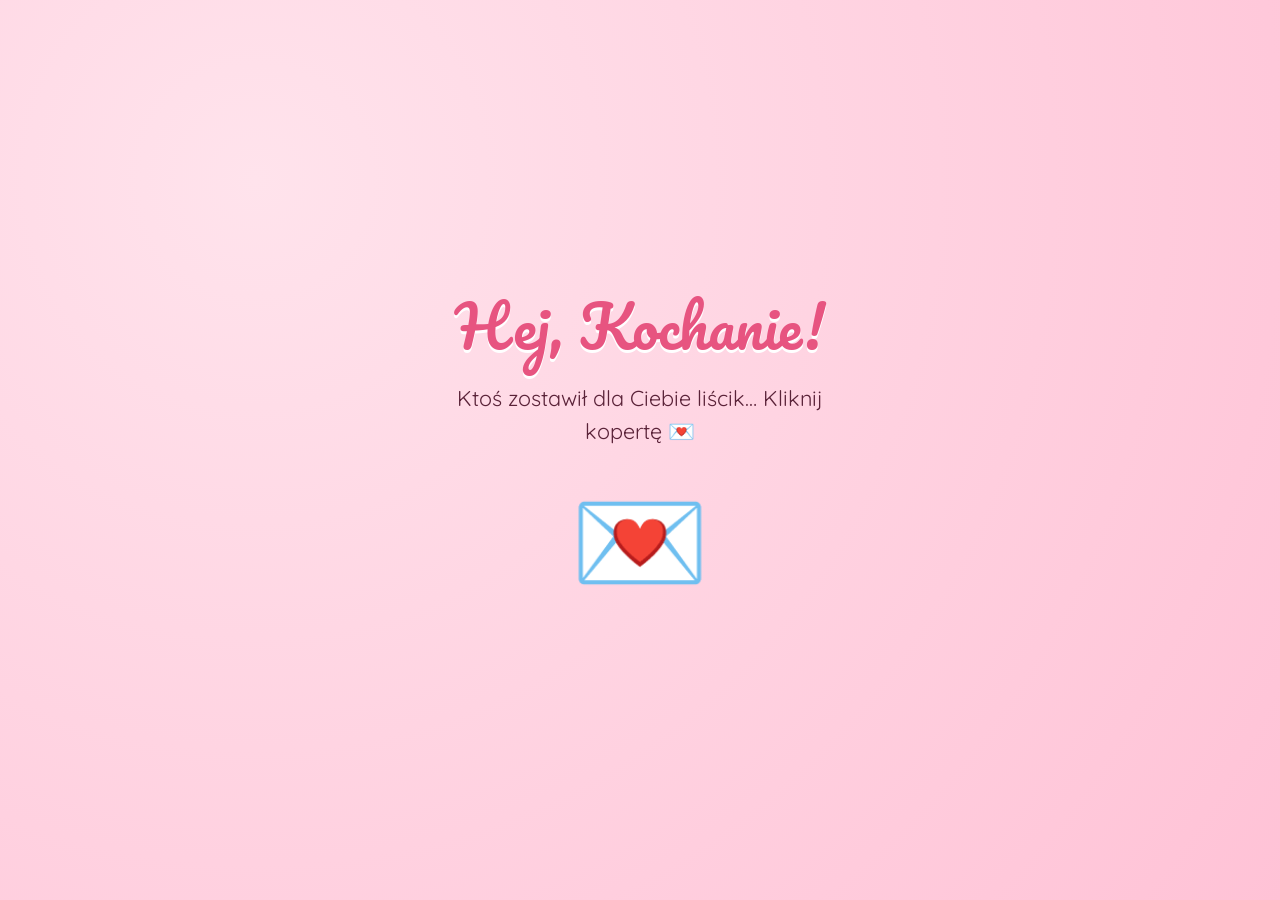
<file: dla-ciebie.html>
<!DOCTYPE html>
<html lang="pl">
<head>
<meta charset="UTF-8">
<meta name="viewport" content="width=device-width, initial-scale=1">
<title>Dla Ciebie 💌</title>
<link rel="preconnect" href="https://fonts.googleapis.com">
<link rel="stylesheet" href="https://fonts.googleapis.com/css2?family=Pacifico&family=Quicksand:wght@400;600;700&display=swap">
<style>
  :root {
    --bg1: #ffe3ec;
    --bg2: #ffc2d6;
    --rose: #e75480;
    --rose-dark: #b8325c;
    --ink: #5a2238;
    --card: #fff7fa;
    --display: "Pacifico", "Brush Script MT", cursive;
    --body: "Quicksand", "Segoe UI", system-ui, sans-serif;
  }
  * { box-sizing: border-box; }
  html, body { height: 100%; margin: 0; }
  body {
    font-family: var(--body);
    color: var(--ink);
    background: radial-gradient(circle at 20% 20%, var(--bg1), var(--bg2));
    overflow: hidden;
    user-select: none;
  }
  #floaty { position: fixed; inset: 0; pointer-events: none; z-index: 0; }
  .float-heart {
    position: absolute; bottom: -40px; opacity: .35;
    animation: drift linear forwards;
  }
  @keyframes drift {
    to { transform: translateY(-115vh) rotate(25deg); }
  }

  .screen {
    position: fixed; inset: 0; z-index: 1;
    display: flex; flex-direction: column; align-items: center; justify-content: center;
    gap: 22px; padding: 24px; text-align: center;
  }
  .screen[hidden] { display: none; }
  h1 {
    font-family: var(--display); font-weight: 400; color: var(--rose);
    font-size: clamp(2.2rem, 6vw, 3.6rem); margin: 0; line-height: 1.2;
    text-shadow: 0 3px 0 #fff;
  }
  p.lead { font-size: clamp(1.05rem, 2.5vw, 1.35rem); max-width: 34ch; margin: 0; line-height: 1.5; }

  button {
    font-family: var(--body); font-weight: 700; font-size: 1.15rem;
    border: none; border-radius: 999px; padding: 14px 32px; cursor: pointer;
    background: var(--rose); color: #fff;
    box-shadow: 0 6px 0 var(--rose-dark);
    transition: transform .15s, box-shadow .15s;
  }
  button:hover { transform: translateY(-2px); }
  button:active { transform: translateY(4px); box-shadow: 0 2px 0 var(--rose-dark); }
  button:focus-visible { outline: 3px dashed var(--rose-dark); outline-offset: 4px; }
  button.ghost { background: #fff; color: var(--rose); box-shadow: 0 6px 0 #f3b3c7; }

  /* Koperta */
  .envelope {
    font-size: 7rem; cursor: pointer; animation: bob 1.8s ease-in-out infinite;
    background: none; border: none; box-shadow: none; padding: 0;
  }
  .envelope:hover { transform: scale(1.08); }
  @keyframes bob { 50% { transform: translateY(-12px) rotate(-4deg); } }

  /* Gra */
  #game { justify-content: flex-start; padding-top: 28px; }
  .hud {
    display: flex; gap: 14px; align-items: center; flex-wrap: wrap; justify-content: center;
    background: var(--card); padding: 10px 20px; border-radius: 18px;
    box-shadow: 0 4px 18px rgba(231,84,128,.18);
  }
  .bar { width: 180px; height: 14px; background: #ffd6e3; border-radius: 99px; overflow: hidden; }
  .bar > i { display: block; height: 100%; width: 0; background: var(--rose); transition: width .3s; }
  #compliment {
    min-height: 2.2em; font-size: clamp(1.1rem, 2.6vw, 1.5rem); font-weight: 700; color: var(--rose-dark);
  }
  #field { position: fixed; inset: 0; z-index: 2; pointer-events: none; }
  .catch {
    position: absolute; bottom: -70px; font-size: 3rem; cursor: pointer; pointer-events: auto;
    animation: rise linear forwards; transition: transform .1s;
  }
  .catch:hover { transform: scale(1.2); }
  @keyframes rise { to { bottom: 110vh; } }
  .pop { animation: pop .35s ease-out forwards !important; pointer-events: none; }
  @keyframes pop { to { transform: scale(2.2); opacity: 0; } }

  /* Pytanie */
  .btn-row { display: flex; gap: 22px; align-items: center; justify-content: center; flex-wrap: wrap; min-height: 90px; }
  #yesBtn { transition: transform .25s; }
  #noBtn.running { position: fixed; transition: left .25s, top .25s; z-index: 5; }
  .gif { font-size: 5rem; }

  /* Wybór randki */
  .options {
    display: grid; grid-template-columns: repeat(auto-fit, minmax(150px, 1fr));
    gap: 16px; width: min(680px, 100%);
  }
  .opt {
    background: var(--card); color: var(--ink); box-shadow: 0 6px 0 #f3b3c7;
    border-radius: 22px; padding: 18px 12px; display: flex; flex-direction: column; gap: 6px;
    align-items: center; font-size: 1rem;
  }
  .opt span.e { font-size: 2.6rem; }
  .opt.selected { background: var(--rose); color: #fff; box-shadow: 0 6px 0 var(--rose-dark); }

  .summary {
    background: var(--card); border-radius: 24px; padding: 22px 28px;
    box-shadow: 0 8px 26px rgba(231,84,128,.22); font-size: 1.15rem; line-height: 1.8;
  }
  .summary b { color: var(--rose); }

  .confetti {
    position: fixed; top: -50px; z-index: 10; pointer-events: none;
    animation: fall linear forwards;
  }
  @keyframes fall { to { transform: translateY(115vh) rotate(540deg); } }

  @media (prefers-reduced-motion: reduce) {
    .envelope { animation: none; }
  }
</style>
</head>
<body>
<div id="floaty"></div>

<!-- 1. Koperta -->
<section class="screen" id="intro">
  <h1>Hej, <span class="name"></span>!</h1>
  <p class="lead">Ktoś zostawił dla Ciebie liścik… Kliknij kopertę 💌</p>
  <button class="envelope" id="envelope" aria-label="Otwórz kopertę">💌</button>
</section>

<!-- 2. Minigra -->
<section class="screen" id="gameIntro" hidden>
  <h1>Mała gra 💘</h1>
  <p class="lead">Zanim przeczytasz liścik, musisz złapać <b>10 serduszek</b>.
    Klikaj w nie, zanim odlecą! Każde ma dla Ciebie małą wiadomość.</p>
  <button id="startGame">Zaczynamy!</button>
</section>

<section class="screen" id="game" hidden>
  <div class="hud">
    <span>Złapane: <b id="score">0</b> / 10</span>
    <div class="bar"><i id="barFill"></i></div>
  </div>
  <div id="compliment"></div>
</section>
<div id="field"></div>

<!-- 3. Pytanie -->
<section class="screen" id="question" hidden>
  <div class="gif" id="qEmoji">🥰</div>
  <h1>Pójdziesz ze mną na randkę?</h1>
  <div class="btn-row">
    <button id="yesBtn">Tak! 💖</button>
    <button id="noBtn" class="ghost">Nie</button>
  </div>
  <p class="lead" id="noText"></p>
</section>

<!-- 4. Wybór randki -->
<section class="screen" id="choose" hidden>
  <h1>Jeeej! 🥳</h1>
  <p class="lead">To co robimy? Wybierz, na co masz ochotę:</p>
  <div class="options" id="dateOptions"></div>
  <p class="lead">A do tego na deser:</p>
  <div class="options" id="snackOptions"></div>
  <button id="confirm" disabled style="opacity:.5">Gotowe 💌</button>
</section>

<!-- 5. Finał -->
<section class="screen" id="final" hidden>
  <div class="gif">💞</div>
  <h1>Jesteśmy umówieni!</h1>
  <div class="summary" id="summary"></div>
  <p class="lead">Zrób screena i wyślij mi go 😘<br>Już nie mogę się doczekać!</p>
  <button class="ghost" id="again">Jeszcze raz od początku</button>
</section>

<script>
  /* ====== USTAWIENIA – możesz to zmienić ====== */
  const CONFIG = {
    name: "Kochanie",          // jak się do niej zwracasz
    from: "Twój chłopak",      // podpis
    compliments: [
      "Masz najpiękniejszy uśmiech na świecie 😊",
      "Przy Tobie każdy dzień jest lepszy ☀️",
      "Uwielbiam, jak się śmiejesz 💕",
      "Jesteś moją ulubioną osobą 🫶",
      "Twoje oczy to mój ulubiony widok 👀✨",
      "Z Tobą nawet nuda jest fajna 😄",
      "Jesteś słodsza niż czekolada 🍫",
      "Myślę o Tobie częściej, niż przyznaję 🙈",
      "Zawsze wiesz, jak mnie rozbawić 😂",
      "Masz moje serce. Całe. 💖",
      "Jesteś po prostu wyjątkowa 🌸",
      "Każda chwila z Tobą to skarb 💎",
    ],
    dates: [
      ["🍝", "Kolacja we dwoje"],
      ["🎬", "Kino"],
      ["🌙", "Spacer pod gwiazdami"],
      ["🛋️", "Film, koc i przytulanie"],
      ["🎳", "Kręgle / gry"],
      ["🧺", "Piknik"],
    ],
    snacks: [
      ["🍦", "Lody"],
      ["🍕", "Pizza"],
      ["🧁", "Coś słodkiego"],
      ["😘", "Buziaki"],
    ],
    noTexts: [
      "Na pewno? 🥺",
      "Przemyśl to jeszcze raz…",
      "Będzie mi bardzo smutno 😢",
      "Ostatnia szansa! 😳",
      "Ten przycisk chyba nie działa 🤭",
      "No weź… 🥹",
      "Serio nie dasz się złapać 😏",
    ],
  };
  /* ============================================ */

  const $ = (id) => document.getElementById(id);
  document.querySelectorAll(".name").forEach((el) => (el.textContent = CONFIG.name));

  function show(id) {
    document.querySelectorAll(".screen").forEach((s) => (s.hidden = s.id !== id));
  }

  // Serduszka w tle
  const bgEmojis = ["💗", "💕", "💖", "🌸", "💘"];
  setInterval(() => {
    const h = document.createElement("div");
    h.className = "float-heart";
    h.textContent = bgEmojis[Math.floor(Math.random() * bgEmojis.length)];
    h.style.left = Math.random() * 100 + "vw";
    h.style.fontSize = 16 + Math.random() * 26 + "px";
    h.style.animationDuration = 7 + Math.random() * 6 + "s";
    h.addEventListener("animationend", () => h.remove());
    $("floaty").appendChild(h);
  }, 600);

  // 1 -> 2
  $("envelope").addEventListener("click", () => show("gameIntro"));

  // ===== Minigra =====
  const GOAL = 10;
  let score = 0, spawner = null, pool = [];

  function startGame() {
    score = 0;
    pool = [...CONFIG.compliments].sort(() => Math.random() - 0.5);
    $("score").textContent = 0;
    $("barFill").style.width = "0%";
    $("compliment").textContent = "Łap serduszka! 💘";
    show("game");
    spawner = setInterval(spawnHeart, 650);
  }

  function spawnHeart() {
    const h = document.createElement("div");
    h.className = "catch";
    h.textContent = Math.random() < 0.15 ? "💝" : "❤️";
    h.style.left = 5 + Math.random() * 85 + "vw";
    h.style.animationDuration = 3.5 + Math.random() * 2.5 + "s";
    h.addEventListener("animationend", (e) => {
      if (e.animationName === "rise") h.remove();
    });
    h.addEventListener("pointerdown", () => catchHeart(h));
    $("field").appendChild(h);
  }

  function catchHeart(h) {
    if (h.classList.contains("pop")) return;
    const top = h.getBoundingClientRect().top;
    h.style.bottom = "auto";
    h.style.top = top + "px";
    h.classList.add("pop");
    setTimeout(() => h.remove(), 350);

    score++;
    $("score").textContent = score;
    $("barFill").style.width = (score / GOAL) * 100 + "%";
    $("compliment").textContent = pool[(score - 1) % pool.length];

    if (score >= GOAL) {
      clearInterval(spawner);
      setTimeout(() => {
        $("field").innerHTML = "";
        hearts(40);
        show("question");
      }, 1400);
    }
  }
  $("startGame").addEventListener("click", startGame);

  // ===== Pytanie z uciekającym "Nie" =====
  let noCount = 0, yesScale = 1;
  const noBtn = $("noBtn");

  function runAway(e) {
    if (e) e.preventDefault();
    noCount++;
    const r = noBtn.getBoundingClientRect();
    if (!noBtn.classList.contains("running")) {
      noBtn.style.left = r.left + "px";
      noBtn.style.top = r.top + "px";
      noBtn.classList.add("running");
      noBtn.offsetWidth; // wymuś przeliczenie, żeby animacja zadziałała
    }
    const maxX = window.innerWidth - r.width - 10;
    const maxY = window.innerHeight - r.height - 10;
    noBtn.style.left = Math.max(10, Math.random() * maxX) + "px";
    noBtn.style.top = Math.max(10, Math.random() * maxY) + "px";

    yesScale = Math.min(yesScale + 0.15, 2.4);
    $("yesBtn").style.transform = `scale(${yesScale})`;
    $("noText").textContent = CONFIG.noTexts[(noCount - 1) % CONFIG.noTexts.length];
    $("qEmoji").textContent = ["🥺", "😢", "😳", "🥹", "😭"][noCount % 5];
  }
  noBtn.addEventListener("mouseenter", runAway);
  noBtn.addEventListener("pointerdown", runAway);
  noBtn.addEventListener("click", runAway);

  $("yesBtn").addEventListener("click", () => {
    noBtn.classList.remove("running");
    noBtn.removeAttribute("style");
    hearts(80);
    show("choose");
  });

  // ===== Wybór randki =====
  let chosenDate = null, chosenSnack = null;

  function buildOptions(containerId, list, onPick) {
    const box = $(containerId);
    box.innerHTML = "";
    list.forEach(([emoji, label]) => {
      const b = document.createElement("button");
      b.className = "opt";
      b.innerHTML = `<span class="e">${emoji}</span><span>${label}</span>`;
      b.addEventListener("click", () => {
        box.querySelectorAll(".opt").forEach((o) => o.classList.remove("selected"));
        b.classList.add("selected");
        onPick(`${emoji} ${label}`);
        hearts(8);
      });
      box.appendChild(b);
    });
  }

  function updateConfirm() {
    const ok = chosenDate && chosenSnack;
    $("confirm").disabled = !ok;
    $("confirm").style.opacity = ok ? 1 : 0.5;
  }

  buildOptions("dateOptions", CONFIG.dates, (v) => { chosenDate = v; updateConfirm(); });
  buildOptions("snackOptions", CONFIG.snacks, (v) => { chosenSnack = v; updateConfirm(); });

  $("confirm").addEventListener("click", () => {
    $("summary").innerHTML =
      `Randka: <b>${chosenDate}</b><br>` +
      `Na deser: <b>${chosenSnack}</b><br>` +
      `Z kim: <b>${CONFIG.from} 💘</b>`;
    hearts(150);
    show("final");
  });

  $("again").addEventListener("click", () => {
    chosenDate = chosenSnack = null;
    noCount = 0; yesScale = 1;
    $("yesBtn").style.transform = "";
    $("noText").textContent = "";
    $("qEmoji").textContent = "🥰";
    buildOptions("dateOptions", CONFIG.dates, (v) => { chosenDate = v; updateConfirm(); });
    buildOptions("snackOptions", CONFIG.snacks, (v) => { chosenSnack = v; updateConfirm(); });
    updateConfirm();
    show("intro");
  });

  // ===== Deszcz serduszek =====
  function hearts(n) {
    const set = ["💖", "💕", "💗", "💘", "🌸", "✨", "😘"];
    for (let i = 0; i < n; i++) {
      setTimeout(() => {
        const c = document.createElement("div");
        c.className = "confetti";
        c.textContent = set[Math.floor(Math.random() * set.length)];
        c.style.left = Math.random() * 100 + "vw";
        c.style.fontSize = 18 + Math.random() * 22 + "px";
        c.style.animationDuration = 2.5 + Math.random() * 2.5 + "s";
        c.addEventListener("animationend", () => c.remove());
        document.body.appendChild(c);
      }, i * 25);
    }
  }
</script>
</body>
</html>
</file>
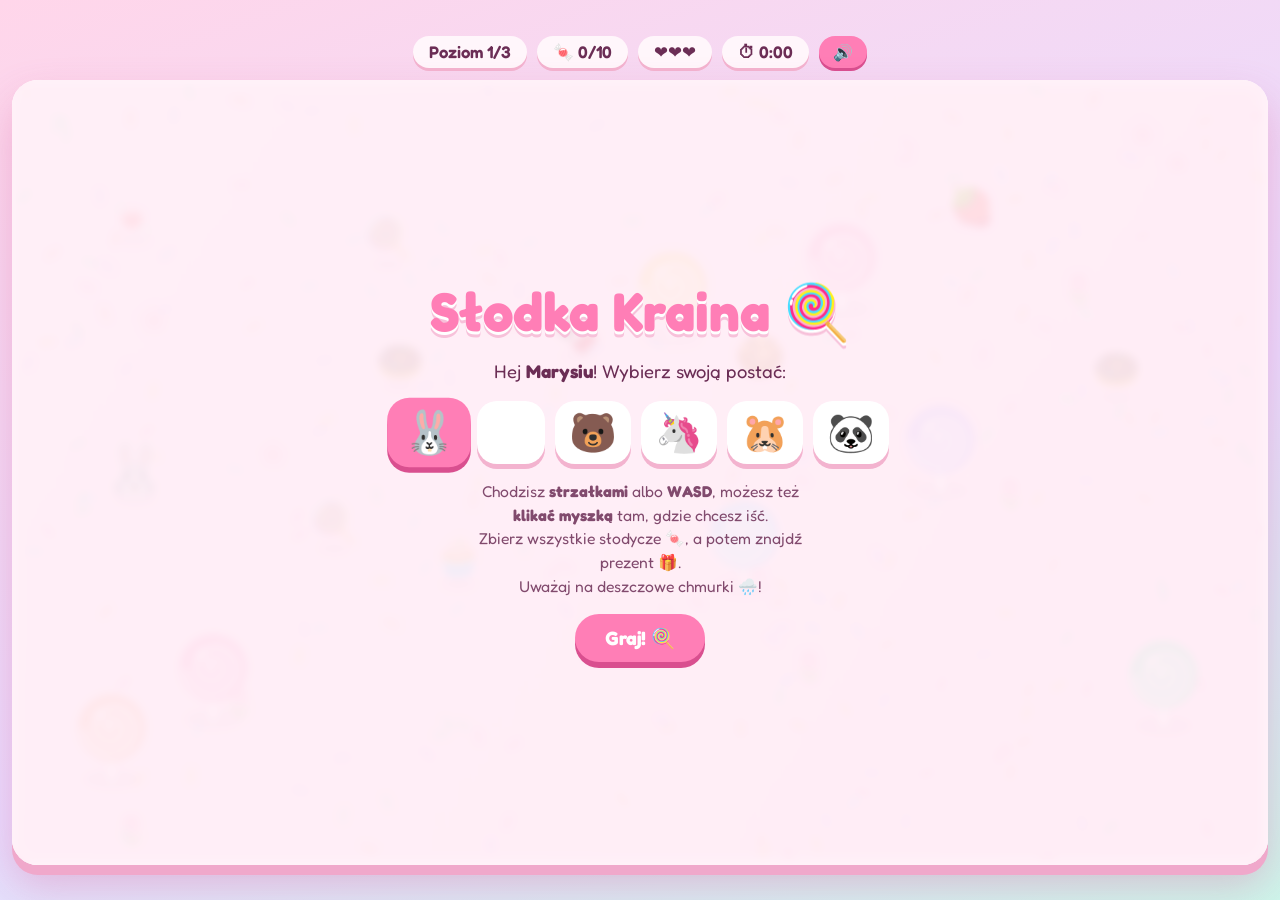
<file: slodka-kraina.html>
<!DOCTYPE html>
<html lang="pl">
<head>
<meta charset="UTF-8">
<meta name="viewport" content="width=device-width, initial-scale=1">
<title>Słodka Kraina 🍭</title>
<link rel="preconnect" href="https://fonts.googleapis.com">
<link rel="stylesheet" href="https://fonts.googleapis.com/css2?family=Fredoka:wght@400;600;700&display=swap">
<style>
  :root {
    --pink: #ff7eb6;
    --pink-dark: #d94f8f;
    --cream: #fff6fb;
    --ink: #6b2d55;
    --shadow: #f3b3cf;
    --font: "Fredoka", "Comic Sans MS", "Segoe UI", system-ui, sans-serif;
  }
  * { box-sizing: border-box; }
  html, body { height: 100%; margin: 0; }
  body {
    font-family: var(--font);
    color: var(--ink);
    background: linear-gradient(160deg, #ffd6ea, #e8dcff 60%, #cdf5ea);
    overflow: hidden;
    display: flex; flex-direction: column; align-items: center; justify-content: center;
    gap: 12px; user-select: none;
  }
  #hud { display: flex; gap: 10px; flex-wrap: wrap; justify-content: center; }
  .pill {
    background: var(--cream); border-radius: 999px; padding: 6px 16px;
    font-weight: 600; font-size: 1.05rem; box-shadow: 0 3px 0 var(--shadow);
    font-variant-numeric: tabular-nums;
  }
  #wrap { position: relative; }
  canvas {
    display: block; border-radius: 26px; border: 6px solid #fff;
    box-shadow: 0 10px 0 #f0a8cb, 0 20px 40px rgba(217, 79, 143, .3);
    touch-action: none; cursor: pointer;
  }
  .overlay {
    position: absolute; inset: 0; border-radius: 26px;
    display: flex; flex-direction: column; align-items: center; justify-content: center;
    gap: 16px; padding: 20px; text-align: center;
    background: rgba(255, 240, 248, .9); backdrop-filter: blur(4px);
  }
  .overlay[hidden] { display: none; }
  h1 {
    margin: 0; font-size: clamp(2rem, 5vw, 3.4rem); color: var(--pink); line-height: 1.1;
    text-shadow: 0 3px 0 #fff, 0 6px 0 #f7c1da;
  }
  p { margin: 0; font-size: 1.15rem; line-height: 1.5; max-width: 40ch; }
  .hint { font-size: .98rem; opacity: .85; }
  button {
    font-family: var(--font); font-weight: 700; font-size: 1.2rem;
    border: none; border-radius: 999px; padding: 12px 30px; cursor: pointer;
    background: var(--pink); color: #fff; box-shadow: 0 6px 0 var(--pink-dark);
    transition: transform .12s, box-shadow .12s;
  }
  button:hover { transform: translateY(-2px); }
  button:active { transform: translateY(4px); box-shadow: 0 2px 0 var(--pink-dark); }
  button:focus-visible { outline: 3px dashed var(--pink-dark); outline-offset: 4px; }
  .small { font-size: 1rem; padding: 6px 14px; box-shadow: 0 3px 0 var(--pink-dark); }
  .chars { display: flex; gap: 10px; flex-wrap: wrap; justify-content: center; }
  .char {
    font-size: 2.4rem; padding: 8px 14px; border-radius: 20px;
    background: #fff; box-shadow: 0 5px 0 var(--shadow);
  }
  .char.sel { background: var(--pink); box-shadow: 0 5px 0 var(--pink-dark); transform: scale(1.1); }
  .note {
    background: #fff; border-radius: 22px; padding: 18px 24px; max-width: 36ch;
    font-size: 1.2rem; line-height: 1.55; box-shadow: 0 6px 0 var(--shadow);
  }
  .big-emoji { font-size: 4rem; line-height: 1; }
</style>
</head>
<body>

<div id="hud">
  <span class="pill" id="hudLevel">Poziom 1/3</span>
  <span class="pill" id="hudCandy">🍬 0/0</span>
  <span class="pill" id="hudLives">❤️❤️❤️</span>
  <span class="pill" id="hudTime">⏱ 0:00</span>
  <button class="small" id="muteBtn" aria-label="Dźwięk">🔊</button>
</div>

<div id="wrap">
  <canvas id="game"></canvas>

  <!-- Start -->
  <div class="overlay" id="startScreen">
    <h1>Słodka Kraina 🍭</h1>
    <p>Hej <b class="name"></b>! Wybierz swoją postać:</p>
    <div class="chars" id="chars"></div>
    <p class="hint">Chodzisz <b>strzałkami</b> albo <b>WASD</b>, możesz też <b>klikać myszką</b> tam, gdzie chcesz iść.<br>
      Zbierz wszystkie słodycze 🍬, a potem znajdź prezent 🎁.<br>Uważaj na deszczowe chmurki 🌧️!</p>
    <button id="playBtn">Graj! 🍭</button>
  </div>

  <!-- Liścik po poziomie -->
  <div class="overlay" id="noteScreen" hidden>
    <div class="big-emoji">🎁</div>
    <h1 id="noteTitle">Brawo!</h1>
    <div class="note" id="noteText"></div>
    <button id="nextBtn">Następny poziom ➜</button>
  </div>

  <!-- Przegrana -->
  <div class="overlay" id="loseScreen" hidden>
    <div class="big-emoji">☔</div>
    <h1>Ojej, zmokłaś!</h1>
    <p>Chmurki dziś złośliwe… ale Ty dasz radę 💪</p>
    <button id="retryBtn">Spróbuj jeszcze raz</button>
  </div>

  <!-- Wygrana -->
  <div class="overlay" id="winScreen" hidden>
    <div class="big-emoji">👑</div>
    <h1>Wygrałaś!</h1>
    <div class="note">
      <span id="finalMsg"></span><br><br>
      <b id="prize"></b><br><br>
      <span id="finalStats"></span><br>
      — <span class="from"></span> 💌
    </div>
    <p class="hint">Zrób screena i wyślij mi go 😘</p>
    <button id="againBtn">Zagraj jeszcze raz</button>
  </div>
</div>

<script>
  /* ====== USTAWIENIA – możesz to zmienić ====== */
  const CONFIG = {
    name: "Marysiu",        // jak się do niej zwracasz
    from: "Franek",         // podpis
    notes: [                // liściki po poziomie 1 i 2
      "Bardzo ładnie, gruby! 😄",
      "Bardzo ładnie, gruby! 😄",
    ],
    finalMessage: "Nie jedz tyle, bo będziesz mieć brzuszek! 😜",
    prize: "Twoja nagroda: buziaczek 😘",
  };
  /* ============================================ */

  const W = 960, H = 600;
  const LEVELS = [
    { candies: 10, clouds: 0, trees: 7,  heart: false, ground: ["#ffe6f2", "#ffd3e8"] },
    { candies: 14, clouds: 2, trees: 9,  heart: true,  ground: ["#e4faf1", "#c9f2e2"] },
    { candies: 18, clouds: 4, trees: 11, heart: true,  ground: ["#f0e8ff", "#ddd0ff"] },
  ];
  const CHARS = ["🐰", "🐱", "🐻", "🦄", "🐹", "🐼"];
  const SWEETS = ["🍬", "🍭", "🍩", "🧁", "🍓", "🍫", "🍪"];
  const CANDY_COLORS = ["#ff7eb6", "#8fd3ff", "#ffcf5c", "#b49bff", "#7ee0b5", "#ff9e7a"];
  const EMOJI_FONT = '"Segoe UI Emoji","Apple Color Emoji","Noto Color Emoji",sans-serif';

  const $ = (id) => document.getElementById(id);
  const canvas = $("game");
  const ctx = canvas.getContext("2d");
  document.querySelectorAll(".name").forEach((e) => (e.textContent = CONFIG.name));
  document.querySelectorAll(".from").forEach((e) => (e.textContent = CONFIG.from));

  // ---------- Skalowanie ----------
  function resize() {
    const hudH = $("hud").offsetHeight + 40;
    const s = Math.min((innerWidth - 24) / W, (innerHeight - hudH) / H, 1.35);
    const dpr = window.devicePixelRatio || 1;
    canvas.style.width = W * s + "px";
    canvas.style.height = H * s + "px";
    canvas.width = W * dpr;
    canvas.height = H * dpr;
    ctx.setTransform(dpr, 0, 0, dpr, 0, 0);
  }
  addEventListener("resize", resize);
  resize();

  // ---------- Dźwięki ----------
  let actx = null, muted = false;
  function beep(f1, f2, dur = 0.12, type = "sine", vol = 0.12, delay = 0) {
    if (muted) return;
    try {
      actx = actx || new (window.AudioContext || window.webkitAudioContext)();
      const t = actx.currentTime + delay;
      const o = actx.createOscillator(), g = actx.createGain();
      o.type = type;
      o.frequency.setValueAtTime(f1, t);
      o.frequency.exponentialRampToValueAtTime(f2, t + dur);
      g.gain.setValueAtTime(vol, t);
      g.gain.exponentialRampToValueAtTime(0.001, t + dur);
      o.connect(g).connect(actx.destination);
      o.start(t); o.stop(t + dur);
    } catch (e) {}
  }
  const melody = () => [523, 659, 784, 1047].forEach((f, i) => beep(f, f, 0.18, "triangle", 0.12, i * 0.12));
  $("muteBtn").addEventListener("click", () => {
    muted = !muted;
    $("muteBtn").textContent = muted ? "🔇" : "🔊";
  });

  // ---------- Stan gry ----------
  let state = "menu";          // menu | play | pause | win
  let charEmoji = CHARS[0];
  let level = 0, lives = 3, invuln = 0, totalTime = 0;
  let player, trees, candies, clouds, pickups, gift, collected, total;
  let particles = [], popups = [], bg = null, target = null, toastText = "", toastT = 0;
  const keys = new Set();

  function rand(a, b) { return a + Math.random() * (b - a); }
  function dist(a, b) { return Math.hypot(a.x - b.x, a.y - b.y); }

  function freeSpot(r, minFromStart = 110) {
    for (let i = 0; i < 400; i++) {
      const p = { x: rand(40 + r, W - 40 - r), y: rand(50 + r, H - 30 - r) };
      if (dist(p, { x: 90, y: H / 2 }) < minFromStart) continue;
      if (trees.some((t) => dist(p, t) < t.r + r + 18)) continue;
      if (candies.some((c) => dist(p, c) < 46)) continue;
      return p;
    }
    return { x: rand(100, W - 60), y: rand(60, H - 40) };
  }

  function buildBackground(colors) {
    bg = document.createElement("canvas");
    bg.width = W; bg.height = H;
    const b = bg.getContext("2d");
    const g = b.createLinearGradient(0, 0, W, H);
    g.addColorStop(0, colors[0]); g.addColorStop(1, colors[1]);
    b.fillStyle = g; b.fillRect(0, 0, W, H);
    // posypka
    for (let i = 0; i < 260; i++) {
      b.save();
      b.translate(rand(0, W), rand(0, H));
      b.rotate(rand(0, Math.PI));
      b.globalAlpha = 0.55;
      b.fillStyle = CANDY_COLORS[i % CANDY_COLORS.length];
      b.beginPath(); b.roundRect(-6, -2, 12, 4, 2); b.fill();
      b.restore();
    }
    // kwiatki i kropki
    b.globalAlpha = 0.45;
    b.font = `22px ${EMOJI_FONT}`;
    b.textAlign = "center"; b.textBaseline = "middle";
    for (let i = 0; i < 14; i++) b.fillText(["🌸", "🌷", "✿"][i % 3], rand(20, W - 20), rand(20, H - 20));
    b.globalAlpha = 1;
  }

  function startLevel(i) {
    level = i;
    const L = LEVELS[i];
    lives = Math.max(lives, 1);
    invuln = 1;
    player = { x: 90, y: H / 2, r: 20, face: 1, moving: false, t: 0 };
    trees = []; candies = []; clouds = []; pickups = [];
    gift = null; collected = 0; total = L.candies; target = null;
    particles = []; popups = [];
    for (let k = 0; k < L.trees; k++) {
      const p = freeSpot(30, 150);
      trees.push({ ...p, r: 26, c: CANDY_COLORS[k % CANDY_COLORS.length] });
    }
    for (let k = 0; k < L.candies; k++) {
      const p = freeSpot(16);
      candies.push({ ...p, e: SWEETS[k % SWEETS.length], ph: rand(0, 6) });
    }
    for (let k = 0; k < L.clouds; k++) {
      const a = rand(0, Math.PI * 2), sp = rand(70, 110) + i * 15;
      clouds.push({ x: rand(W / 2, W - 60), y: rand(60, H - 60), vx: Math.cos(a) * sp, vy: Math.sin(a) * sp, r: 22 });
    }
    if (L.heart) pickups.push({ ...freeSpot(16), e: "💖", ph: 0 });
    buildBackground(L.ground);
    toast(i === 0 ? "Zbierz wszystkie słodycze! 🍬" : `Poziom ${i + 1}! ${L.clouds ? "Uważaj na chmurki 🌧️" : ""}`);
    state = "play";
    updateHud();
  }

  function toast(t) { toastText = t; toastT = 2.4; }

  function updateHud() {
    $("hudLevel").textContent = `Poziom ${level + 1}/${LEVELS.length}`;
    $("hudCandy").textContent = `🍬 ${collected}/${total}`;
    $("hudLives").textContent = "❤️".repeat(lives) + "🤍".repeat(Math.max(0, 3 - lives));
    const s = Math.floor(totalTime);
    $("hudTime").textContent = `⏱ ${Math.floor(s / 60)}:${String(s % 60).padStart(2, "0")}`;
  }

  function burst(x, y, n, emoji) {
    for (let i = 0; i < n; i++) {
      const a = rand(0, Math.PI * 2), sp = rand(60, 200);
      particles.push({
        x, y, vx: Math.cos(a) * sp, vy: Math.sin(a) * sp - 60, life: rand(0.5, 0.9),
        c: CANDY_COLORS[i % CANDY_COLORS.length], e: emoji && i % 3 === 0 ? emoji : null,
      });
    }
  }

  // ---------- Sterowanie ----------
  addEventListener("keydown", (e) => {
    const k = e.key.toLowerCase();
    if (["arrowup", "arrowdown", "arrowleft", "arrowright", "w", "a", "s", "d"].includes(k)) {
      keys.add(k); target = null; e.preventDefault();
    }
  });
  addEventListener("keyup", (e) => keys.delete(e.key.toLowerCase()));
  addEventListener("blur", () => keys.clear());

  let pointerDown = false;
  function setTarget(e) {
    const r = canvas.getBoundingClientRect();
    target = { x: ((e.clientX - r.left) / r.width) * W, y: ((e.clientY - r.top) / r.height) * H };
  }
  canvas.addEventListener("pointerdown", (e) => { pointerDown = true; setTarget(e); });
  canvas.addEventListener("pointermove", (e) => { if (pointerDown) setTarget(e); });
  addEventListener("pointerup", () => (pointerDown = false));

  // ---------- Logika ----------
  function update(dt) {
    totalTime += dt;
    player.t += dt;
    if (invuln > 0) invuln -= dt;
    if (toastT > 0) toastT -= dt;

    // ruch gracza
    let dx = 0, dy = 0;
    if (keys.has("arrowleft") || keys.has("a")) dx--;
    if (keys.has("arrowright") || keys.has("d")) dx++;
    if (keys.has("arrowup") || keys.has("w")) dy--;
    if (keys.has("arrowdown") || keys.has("s")) dy++;
    if (!dx && !dy && target) {
      const tx = target.x - player.x, ty = target.y - player.y, d = Math.hypot(tx, ty);
      if (d > 6) { dx = tx / d; dy = ty / d; } else target = null;
    }
    const len = Math.hypot(dx, dy);
    player.moving = len > 0;
    if (len) {
      const speed = 240;
      player.x += (dx / len) * speed * dt;
      player.y += (dy / len) * speed * dt;
      if (dx) player.face = dx > 0 ? 1 : -1;
    }
    player.x = Math.max(player.r, Math.min(W - player.r, player.x));
    player.y = Math.max(player.r + 10, Math.min(H - player.r, player.y));

    // drzewka-lizaki jako przeszkody
    for (const t of trees) {
      const d = dist(player, t), min = player.r + t.r;
      if (d < min && d > 0) {
        player.x = t.x + ((player.x - t.x) / d) * min;
        player.y = t.y + ((player.y - t.y) / d) * min;
      }
    }

    // słodycze
    for (let i = candies.length - 1; i >= 0; i--) {
      const c = candies[i];
      if (dist(player, c) < player.r + 16) {
        candies.splice(i, 1);
        collected++;
        burst(c.x, c.y, 10, "✨");
        popups.push({ x: c.x, y: c.y, t: 0.9, text: "+1" });
        beep(600 + collected * 25, 1100 + collected * 25, 0.1, "sine");
        if (collected === total) {
          let spot = freeSpot(22, 60);
          for (let k = 0; k < 50 && dist(spot, player) < 200; k++) spot = freeSpot(22, 60);
          gift = { ...spot, ph: 0 };
          toast("Wszystko zebrane! Znajdź prezent 🎁");
          melody();
        }
        updateHud();
      }
    }

    // serduszko = dodatkowe życie
    for (let i = pickups.length - 1; i >= 0; i--) {
      if (dist(player, pickups[i]) < player.r + 16) {
        burst(pickups[i].x, pickups[i].y, 12, "💖");
        pickups.splice(i, 1);
        lives = Math.min(3, lives + 1);
        toast("Dodatkowe serduszko! 💖");
        beep(500, 1400, 0.25, "triangle");
        updateHud();
      }
    }

    // chmurki
    for (const c of clouds) {
      c.x += c.vx * dt; c.y += c.vy * dt;
      if (c.x < c.r || c.x > W - c.r) c.vx *= -1;
      if (c.y < c.r + 10 || c.y > H - c.r) c.vy *= -1;
      c.x = Math.max(c.r, Math.min(W - c.r, c.x));
      c.y = Math.max(c.r + 10, Math.min(H - c.r, c.y));
      if (invuln <= 0 && dist(player, c) < player.r + c.r - 6) {
        lives--; invuln = 1.6;
        burst(player.x, player.y, 10, "💧");
        beep(320, 120, 0.3, "triangle", 0.15);
        updateHud();
        if (lives <= 0) { state = "pause"; $("loseScreen").hidden = false; }
      }
    }

    // prezent
    if (gift && dist(player, gift) < player.r + 24) {
      burst(gift.x, gift.y, 30, "💖");
      gift = null;
      melody();
      state = "pause";
      if (level === LEVELS.length - 1) {
        setTimeout(win, 400);
      } else {
        $("noteTitle").textContent = `Poziom ${level + 1} zaliczony!`;
        $("noteText").textContent = CONFIG.notes[level] || "Brawo! 💖";
        setTimeout(() => ($("noteScreen").hidden = false), 400);
      }
    }
  }

  function win() {
    state = "win";
    const s = Math.floor(totalTime);
    $("finalMsg").textContent = CONFIG.finalMessage;
    $("prize").textContent = CONFIG.prize;
    $("finalStats").textContent = `Twój czas: ${Math.floor(s / 60)} min ${s % 60} s`;
    $("winScreen").hidden = false;
  }

  function updateFx(dt) {
    for (const p of particles) { p.x += p.vx * dt; p.y += p.vy * dt; p.vy += 300 * dt; p.life -= dt; }
    particles = particles.filter((p) => p.life > 0);
    for (const p of popups) { p.y -= 40 * dt; p.t -= dt; }
    popups = popups.filter((p) => p.t > 0);
    if (state === "win" && Math.random() < 0.5) {
      particles.push({ x: rand(0, W), y: -20, vx: rand(-30, 30), vy: rand(40, 120), life: 4,
        c: CANDY_COLORS[Math.floor(rand(0, 6))], e: Math.random() < 0.4 ? ["💖", "🍬", "🍭", "✨"][Math.floor(rand(0, 4))] : null });
    }
  }

  // ---------- Rysowanie ----------
  function emoji(e, x, y, size) {
    ctx.font = `${size}px ${EMOJI_FONT}`;
    ctx.textAlign = "center"; ctx.textBaseline = "middle";
    ctx.fillStyle = "#000"; // pełny kolor – inaczej emoji przejmują przezroczystość cienia
    ctx.fillText(e, x, y);
  }
  function shadow(x, y, w) {
    ctx.fillStyle = "rgba(160, 60, 120, .15)";
    ctx.beginPath(); ctx.ellipse(x, y, w, w * 0.35, 0, 0, Math.PI * 2); ctx.fill();
  }
  function drawTree(t) {
    shadow(t.x, t.y + 34, 22);
    ctx.fillStyle = "#fff"; ctx.strokeStyle = "#f0c6d9"; ctx.lineWidth = 2;
    ctx.beginPath(); ctx.roundRect(t.x - 4, t.y, 8, 36, 4); ctx.fill(); ctx.stroke();
    ctx.fillStyle = t.c;
    ctx.beginPath(); ctx.arc(t.x, t.y - 6, t.r, 0, Math.PI * 2); ctx.fill();
    ctx.strokeStyle = "rgba(255,255,255,.85)"; ctx.lineWidth = 4; ctx.lineCap = "round";
    ctx.beginPath();
    for (let a = 0; a < Math.PI * 5; a += 0.2) {
      const r = (a / (Math.PI * 5)) * (t.r - 4);
      const px = t.x + Math.cos(a) * r, py = t.y - 6 + Math.sin(a) * r;
      a === 0 ? ctx.moveTo(px, py) : ctx.lineTo(px, py);
    }
    ctx.stroke();
    ctx.fillStyle = "rgba(255,255,255,.5)";
    ctx.beginPath(); ctx.arc(t.x - 9, t.y - 16, 5, 0, Math.PI * 2); ctx.fill();
  }

  function draw(now) {
    ctx.clearRect(0, 0, W, H);
    if (bg) ctx.drawImage(bg, 0, 0);
    else { ctx.fillStyle = "#ffe6f2"; ctx.fillRect(0, 0, W, H); }
    if (!player) return;
    const t = now / 1000;

    // obiekty sortowane po wysokości, żeby ładnie na siebie nachodziły
    const list = [];
    trees.forEach((tr) => list.push({ y: tr.y + 30, f: () => drawTree(tr) }));
    candies.forEach((c) => list.push({ y: c.y, f: () => {
      shadow(c.x, c.y + 16, 12);
      emoji(c.e, c.x, c.y + Math.sin(t * 3 + c.ph) * 4, 30);
    } }));
    pickups.forEach((p) => list.push({ y: p.y, f: () => {
      shadow(p.x, p.y + 16, 12);
      emoji(p.e, p.x, p.y, 28 + Math.sin(t * 6) * 4);
    } }));
    if (gift) list.push({ y: gift.y, f: () => {
      ctx.fillStyle = `rgba(255, 220, 120, ${0.35 + Math.sin(t * 5) * 0.15})`;
      ctx.beginPath(); ctx.arc(gift.x, gift.y, 40, 0, Math.PI * 2); ctx.fill();
      shadow(gift.x, gift.y + 22, 16);
      emoji("🎁", gift.x, gift.y + Math.sin(t * 4) * 3, 40);
    } });
    list.push({ y: player.y + 10, f: () => {
      shadow(player.x, player.y + 20, 16);
      if (invuln > 0 && state === "play" && Math.floor(invuln * 10) % 2) return;
      const bob = player.moving ? Math.abs(Math.sin(player.t * 12)) * -5 : Math.sin(player.t * 3) * 1.5;
      ctx.save();
      ctx.translate(player.x, player.y + bob);
      ctx.scale(player.face, 1);
      emoji(charEmoji, 0, 0, 40);
      ctx.restore();
    } });
    list.sort((a, b) => a.y - b.y).forEach((o) => o.f());

    // chmurki latają nad wszystkim
    for (const c of clouds) {
      shadow(c.x, c.y + 40, 18);
      emoji("🌧️", c.x, c.y + Math.sin(t * 2 + c.x) * 3, 42);
    }

    // cel kliknięcia
    if (target && state === "play") {
      ctx.strokeStyle = "rgba(255, 126, 182, .7)"; ctx.lineWidth = 3;
      ctx.beginPath(); ctx.arc(target.x, target.y, 10 + Math.sin(t * 8) * 2, 0, Math.PI * 2); ctx.stroke();
    }

    // efekty
    for (const p of particles) {
      ctx.globalAlpha = Math.min(1, p.life * 2);
      if (p.e) emoji(p.e, p.x, p.y, 18);
      else { ctx.fillStyle = p.c; ctx.beginPath(); ctx.arc(p.x, p.y, 4, 0, Math.PI * 2); ctx.fill(); }
    }
    ctx.globalAlpha = 1;
    ctx.font = `700 22px ${getComputedStyle(document.body).fontFamily}`;
    for (const p of popups) {
      ctx.globalAlpha = Math.min(1, p.t * 2);
      ctx.fillStyle = "#d94f8f"; ctx.fillText(p.text, p.x, p.y - 20);
    }
    ctx.globalAlpha = 1;

    // komunikat
    if (toastT > 0 && state === "play") {
      ctx.globalAlpha = Math.min(1, toastT * 2);
      ctx.font = `600 24px ${getComputedStyle(document.body).fontFamily}`;
      const w = ctx.measureText(toastText).width + 40;
      ctx.fillStyle = "rgba(255,255,255,.92)";
      ctx.beginPath(); ctx.roundRect(W / 2 - w / 2, 18, w, 46, 23); ctx.fill();
      ctx.fillStyle = "#6b2d55"; ctx.textAlign = "center"; ctx.textBaseline = "middle";
      ctx.fillText(toastText, W / 2, 42);
      ctx.globalAlpha = 1;
    }
  }

  let last = performance.now();
  function loop(now) {
    const dt = Math.min(0.05, (now - last) / 1000);
    last = now;
    if (state === "play") { update(dt); if (Math.floor(totalTime * 4) !== Math.floor((totalTime - dt) * 4)) updateHud(); }
    updateFx(dt);
    draw(now);
    requestAnimationFrame(loop);
  }

  // ---------- Ekrany ----------
  CHARS.forEach((c, i) => {
    const b = document.createElement("button");
    b.className = "char" + (i === 0 ? " sel" : "");
    b.textContent = c;
    b.addEventListener("click", () => {
      charEmoji = c;
      document.querySelectorAll(".char").forEach((x) => x.classList.remove("sel"));
      b.classList.add("sel");
      beep(700, 1000, 0.08);
    });
    $("chars").appendChild(b);
  });

  function newGame() {
    lives = 3; totalTime = 0;
    startLevel(0);
  }
  $("playBtn").addEventListener("click", () => { $("startScreen").hidden = true; newGame(); });
  $("nextBtn").addEventListener("click", () => { $("noteScreen").hidden = true; startLevel(level + 1); });
  $("retryBtn").addEventListener("click", () => { $("loseScreen").hidden = true; lives = 3; startLevel(level); });
  $("againBtn").addEventListener("click", () => {
    $("winScreen").hidden = true; particles = [];
    $("startScreen").hidden = false; state = "menu";
  });

  // podgląd planszy w tle menu
  trees = []; candies = []; clouds = []; pickups = [];
  startLevel(0); state = "menu"; toastT = 0;
  requestAnimationFrame(loop);
</script>
</body>
</html>
</file>
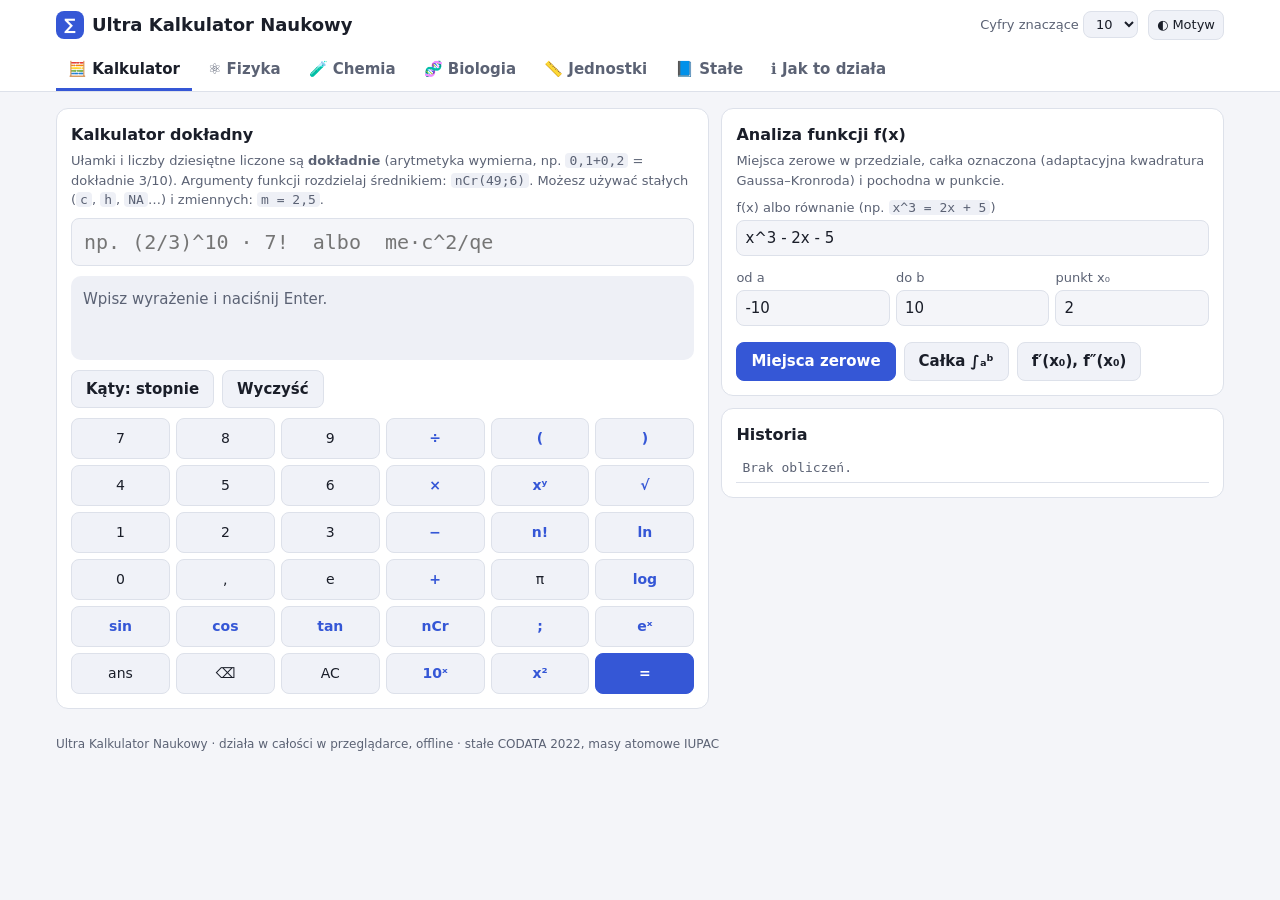
<file: ultra-kalkulator.html>
<!doctype html>
<html lang="pl">
<head>
<meta charset="utf-8">
<meta name="viewport" content="width=device-width,initial-scale=1">
<title>Ultra Kalkulator Naukowy</title>
<style>
:root{
  --bg:#f4f5f9;--panel:#ffffff;--ink:#1a1e29;--muted:#5b6274;--line:#dde1ea;
  --acc:#3557d6;--acc-ink:#ffffff;--acc-soft:#e7ecff;--ok:#237a37;--ok-soft:#e3f5e8;
  --err:#b42323;--err-soft:#fdeaea;--code:#eef0f6;--key:#f0f2f8;--key-h:#e2e6f2;
  --phys:#3557d6;--chem:#0f8a6a;--bio:#a1468f;
}
@media (prefers-color-scheme:dark){
  :root:not([data-theme="light"]){
    --bg:#0f1116;--panel:#181b22;--ink:#e7e9ef;--muted:#99a0b2;--line:#2a2f3a;
    --acc:#7b93ff;--acc-ink:#0f1116;--acc-soft:#212843;--ok:#6fd98a;--ok-soft:#15301d;
    --err:#ff8a8a;--err-soft:#371818;--code:#20242d;--key:#20242d;--key-h:#2a2f3b;
    --phys:#7b93ff;--chem:#3fd3a8;--bio:#e48ad2;
  }
}
:root[data-theme="dark"]{
  --bg:#0f1116;--panel:#181b22;--ink:#e7e9ef;--muted:#99a0b2;--line:#2a2f3a;
  --acc:#7b93ff;--acc-ink:#0f1116;--acc-soft:#212843;--ok:#6fd98a;--ok-soft:#15301d;
  --err:#ff8a8a;--err-soft:#371818;--code:#20242d;--key:#20242d;--key-h:#2a2f3b;
  --phys:#7b93ff;--chem:#3fd3a8;--bio:#e48ad2;
}
*{box-sizing:border-box}
html,body{margin:0}
body{background:var(--bg);color:var(--ink);font:15px/1.5 system-ui,-apple-system,"Segoe UI",Roboto,Ubuntu,sans-serif}
header{position:sticky;top:0;z-index:5;background:var(--panel);border-bottom:1px solid var(--line)}
.top{max-width:1200px;margin:0 auto;padding:10px 16px;display:flex;gap:12px;align-items:center;flex-wrap:wrap}
.brand{font-weight:700;font-size:18px;margin-right:auto;display:flex;align-items:center;gap:8px}
.brand .logo{width:28px;height:28px;border-radius:8px;background:var(--acc);color:var(--acc-ink);display:grid;place-items:center;font-size:16px}
.settings{display:flex;gap:10px;align-items:center;flex-wrap:wrap;color:var(--muted);font-size:13px}
.settings select,.settings button{font:inherit;background:var(--key);color:var(--ink);border:1px solid var(--line);border-radius:8px;padding:4px 8px}
nav{max-width:1200px;margin:0 auto;padding:0 16px;display:flex;gap:4px;overflow-x:auto}
nav button{font:inherit;font-weight:600;background:none;border:0;border-bottom:3px solid transparent;color:var(--muted);padding:8px 12px;cursor:pointer;white-space:nowrap}
nav button.on{color:var(--ink);border-bottom-color:var(--acc)}
main{max-width:1200px;margin:0 auto;padding:16px}
.tab{display:none}.tab.on{display:block}
h2{margin:4px 0 12px;font-size:20px}
h3{margin:0 0 4px;font-size:16px}
.cat{margin:22px 0 8px;font-size:13px;text-transform:uppercase;letter-spacing:.06em;color:var(--muted);font-weight:700}
.grid{display:grid;grid-template-columns:repeat(auto-fill,minmax(330px,1fr));gap:12px}
.card{background:var(--panel);border:1px solid var(--line);border-radius:12px;padding:14px;min-width:0}
.card.wide{grid-column:1/-1}
.eq{font-family:"Cambria Math","STIX Two Math","Times New Roman",serif;font-size:17px;background:var(--code);border-radius:8px;padding:6px 10px;margin:6px 0 10px;overflow-x:auto}
.note{color:var(--muted);font-size:13px;margin:4px 0 8px}
.field{display:block;margin:6px 0}
.field>span{display:block;font-size:13px;color:var(--muted);margin-bottom:2px}
.row{display:flex;gap:6px}
input,select,textarea{font:inherit;color:var(--ink);background:var(--bg);border:1px solid var(--line);border-radius:8px;padding:6px 8px;min-width:0}
input:focus,select:focus,textarea:focus{outline:2px solid var(--acc);outline-offset:-1px}
.row input{flex:1;width:100%}
.row>*{min-width:0}
.field>input,.field>select{width:100%}
.row select{flex:0 0 auto;max-width:46%}
.unitlbl{flex:0 0 auto;align-self:center;color:var(--muted);font-size:13px;min-width:28px}
input.solved{background:var(--ok-soft);border-color:var(--ok);font-weight:600}
textarea{width:100%;resize:vertical;font-family:ui-monospace,Consolas,monospace}
.btns{display:flex;gap:8px;margin-top:10px;flex-wrap:wrap}
button.b{font:inherit;font-weight:600;border-radius:8px;padding:7px 14px;border:1px solid var(--line);background:var(--key);color:var(--ink);cursor:pointer}
button.b:hover{background:var(--key-h)}
button.b.p{background:var(--acc);color:var(--acc-ink);border-color:var(--acc)}
button.b.p:hover{filter:brightness(1.08)}
.out{margin-top:10px;font-size:14px;overflow-x:auto}
.out:empty{display:none}
.out .res{background:var(--ok-soft);border-radius:8px;padding:8px 10px}
.out .err{background:var(--err-soft);color:var(--err);border-radius:8px;padding:8px 10px}
.res b{font-size:16px}
table.t{border-collapse:collapse;width:100%;font-size:14px;margin-top:6px}
table.t th,table.t td{border-bottom:1px solid var(--line);padding:4px 6px;text-align:left;vertical-align:top}
table.t th{color:var(--muted);font-weight:600;font-size:13px}
td.num,th.num{text-align:right;font-variant-numeric:tabular-nums}
.search{width:100%;max-width:420px;margin-bottom:6px}
.muted{color:var(--muted)}
.mono{font-family:ui-monospace,Consolas,monospace;word-break:break-all}
.pill{display:inline-block;font-size:12px;border-radius:99px;padding:1px 8px;background:var(--acc-soft);color:var(--acc);font-weight:600}
.pill.ex{background:var(--ok-soft);color:var(--ok)}
/* calculator */
.calc{display:grid;grid-template-columns:minmax(0,1.3fr) minmax(0,1fr);gap:12px}
@media (max-width:860px){.calc{grid-template-columns:minmax(0,1fr)}}
#expr{width:100%;font:20px/1.3 ui-monospace,Consolas,monospace;padding:10px 12px}
.display{margin-top:10px;background:var(--code);border-radius:10px;padding:12px;min-height:84px;overflow-x:auto}
.display .big{font-size:26px;font-weight:700;word-break:break-all}
.display .line{font-size:14px;color:var(--muted);margin-top:4px;word-break:break-all}
.keys{display:grid;grid-template-columns:repeat(6,1fr);gap:6px;margin-top:10px}
.keys button{font:inherit;font-size:14px;padding:9px 2px;border-radius:8px;border:1px solid var(--line);background:var(--key);color:var(--ink);cursor:pointer;min-width:0}
.keys button:hover{background:var(--key-h)}
.keys button.op{color:var(--acc);font-weight:700}
.keys button.eqk{background:var(--acc);color:var(--acc-ink);border-color:var(--acc);font-weight:700}
.hist{max-height:300px;overflow:auto;margin-top:6px}
.hist div{padding:5px 6px;border-bottom:1px solid var(--line);cursor:pointer;font-family:ui-monospace,Consolas,monospace;font-size:13px;word-break:break-all}
.hist div:hover{background:var(--acc-soft)}
.punnett{border-collapse:collapse;margin-top:8px;font-family:ui-monospace,Consolas,monospace;font-size:13px}
.punnett td,.punnett th{border:1px solid var(--line);padding:4px 6px;text-align:center}
.punnett th{background:var(--acc-soft)}
.scroll{overflow-x:auto}
code{background:var(--code);border-radius:4px;padding:0 4px;font-family:ui-monospace,Consolas,monospace;font-size:13px}
.info p,.info li{max-width:820px}
footer{max-width:1200px;margin:0 auto;padding:10px 16px 30px;color:var(--muted);font-size:12px}
@media (max-width:480px){.grid{grid-template-columns:1fr}.keys button{font-size:13px;padding:8px 1px}}
</style>
</head>
<body>
<header>
  <div class="top">
    <div class="brand"><span class="logo">∑</span>Ultra Kalkulator Naukowy</div>
    <div class="settings">
      <label>Cyfry znaczące
        <select id="sig">
          <option>4</option><option>6</option><option>8</option><option selected>10</option><option>12</option><option>15</option>
        </select>
      </label>
      <button id="theme" title="Zmień motyw">◐ Motyw</button>
    </div>
  </div>
  <nav id="nav">
    <button data-tab="calc" class="on">🧮 Kalkulator</button>
    <button data-tab="phys">⚛️ Fizyka</button>
    <button data-tab="chem">🧪 Chemia</button>
    <button data-tab="bio">🧬 Biologia</button>
    <button data-tab="units">📏 Jednostki</button>
    <button data-tab="const">📘 Stałe</button>
    <button data-tab="info">ℹ️ Jak to działa</button>
  </nav>
</header>

<main>
  <!-- ===================== KALKULATOR ===================== -->
  <section class="tab on" id="tab-calc">
    <div class="calc">
      <div class="card">
        <h3>Kalkulator dokładny</h3>
        <p class="note">Ułamki i liczby dziesiętne liczone są <b>dokładnie</b> (arytmetyka wymierna, np. <code>0,1+0,2</code> = dokładnie 3/10).
          Argumenty funkcji rozdzielaj średnikiem: <code>nCr(49;6)</code>. Możesz używać stałych (<code>c</code>, <code>h</code>, <code>NA</code>…) i zmiennych: <code>m = 2,5</code>.</p>
        <input id="expr" autocomplete="off" spellcheck="false" placeholder="np. (2/3)^10 · 7!  albo  me·c^2/qe">
        <div class="display" id="disp"><span class="muted">Wpisz wyrażenie i naciśnij Enter.</span></div>
        <div class="btns">
          <button class="b" id="angle">Kąty: <b>stopnie</b></button>
          <button class="b" id="clr">Wyczyść</button>
        </div>
        <div class="keys" id="keys"></div>
      </div>
      <div>
        <div class="card">
          <h3>Analiza funkcji f(x)</h3>
          <p class="note">Miejsca zerowe w przedziale, całka oznaczona (adaptacyjna kwadratura Gaussa–Kronroda) i pochodna w punkcie.</p>
          <label class="field"><span>f(x) albo równanie (np. <code>x^3 = 2x + 5</code>)</span><input id="fx" value="x^3 - 2x - 5"></label>
          <div class="row">
            <label class="field" style="flex:1"><span>od a</span><input id="fa" value="-10"></label>
            <label class="field" style="flex:1"><span>do b</span><input id="fb" value="10"></label>
            <label class="field" style="flex:1"><span>punkt x₀</span><input id="fx0" value="2"></label>
          </div>
          <div class="btns">
            <button class="b p" id="roots">Miejsca zerowe</button>
            <button class="b" id="integ">Całka ∫ₐᵇ</button>
            <button class="b" id="deriv">f′(x₀), f″(x₀)</button>
          </div>
          <div class="out" id="fout"></div>
        </div>
        <div class="card" style="margin-top:12px">
          <h3>Historia</h3>
          <div class="hist" id="hist"><div class="muted" style="cursor:default">Brak obliczeń.</div></div>
        </div>
      </div>
    </div>
  </section>

  <section class="tab" id="tab-phys">
    <input class="search" placeholder="🔍 Szukaj wzoru (np. energia, Ohm, fala)…" data-for="phys">
    <p class="note">W każdym wzorze <b>zostaw puste dokładnie jedno pole</b> – zostanie wyliczone. Pola przyjmują też wyrażenia, np. <code>3·10^8</code> albo <code>2/3</code>.</p>
    <div id="phys"></div>
  </section>
  <section class="tab" id="tab-chem">
    <input class="search" placeholder="🔍 Szukaj (np. pH, masa molowa, równanie)…" data-for="chem">
    <div id="chem"></div>
  </section>
  <section class="tab" id="tab-bio">
    <input class="search" placeholder="🔍 Szukaj (np. Punnett, DNA, populacja)…" data-for="bio">
    <div id="bio"></div>
  </section>
  <section class="tab" id="tab-units"><div id="units"></div></section>
  <section class="tab" id="tab-const"><div id="consts"></div></section>

  <section class="tab info" id="tab-info">
    <div class="card">
      <h2>Jak liczy ten kalkulator i czego można się po nim spodziewać</h2>
      <ul>
        <li><b>Arytmetyka dokładna.</b> Dodawanie, odejmowanie, mnożenie, dzielenie i potęgi całkowite na liczbach wymiernych są liczone bez żadnego zaokrąglenia (wielkie liczby całkowite <code>BigInt</code>). Wynik pokazywany jest jako ułamek i rozwinięcie dziesiętne z okresem, np. 1/7 = 0,(142857). Silnie, symbol Newtona, NWD i NWW też są dokładne dla dowolnie dużych liczb.</li>
        <li><b>Funkcje przestępne</b> (sin, ln, e<sup>x</sup>, pierwiastki niewymierne…) liczone są w podwójnej precyzji IEEE-754 – ok. 15–16 cyfr znaczących. To dokładność wyższa niż w kalkulatorach szkolnych; do wyświetlenia wynik jest zaokrąglany do wybranej liczby cyfr.</li>
        <li><b>Bilansowanie równań reakcji</b> i <b>krzyżówki genetyczne</b> są liczone w pełni dokładnie (eliminacja Gaussa na ułamkach, dokładne proporcje).</li>
        <li><b>pH</b> wyznaczane jest z pełnego bilansu ładunku z uwzględnieniem autodysocjacji wody (bez uproszczeń typu „x ≪ C”), rozwiązywanego numerycznie do granicy precyzji maszynowej.</li>
        <li><b>Stałe fizyczne</b> to zalecane wartości CODATA 2022; stałe zdefiniowane w SI (c, h, e, k<sub>B</sub>, N<sub>A</sub>) są dokładne. <b>Masy atomowe</b> – standardowe masy atomowe IUPAC (dla pierwiastków bez stabilnych izotopów: liczba masowa najtrwalszego izotopu).</li>
      </ul>
      <h3>Uczciwie o „100%”</h3>
      <p>Żaden program nie poprawi błędnych danych wejściowych ani nie sprawi, że model fizyczny jest dokładniejszy od rzeczywistości. Wzory typu gaz doskonały, Henderson–Hasselbalch czy temperatura topnienia DNA są <b>modelami</b> – kalkulator liczy je bezbłędnie, ale opisują rzeczywistość tylko w przybliżeniu (przy wzorach empirycznych jest to zaznaczone). Wyniki zawsze sprawdzaj pod kątem sensu i jednostek.</p>
      <h3>Składnia kalkulatora</h3>
      <table class="t">
        <tr><th>Zapis</th><th>Znaczenie</th></tr>
        <tr><td><code>+ - * / ^ !</code>, <code>×</code>, <code>÷</code>, <code>:</code></td><td>działania (potęgowanie prawostronne, <code>2^3^2 = 2^9</code>), silnia</td></tr>
        <tr><td><code>2,5</code> lub <code>2.5</code>, <code>6,022e23</code></td><td>liczby dziesiętne i notacja naukowa</td></tr>
        <tr><td><code>2pi</code>, <code>3(4+1)</code></td><td>mnożenie domyślne</td></tr>
        <tr><td><code>sqrt cbrt root(x;n) exp ln log log(x;b) log2</code></td><td>pierwiastki, logarytmy</td></tr>
        <tr><td><code>sin cos tan cot asin acos atan atan2(y;x) sinh cosh tanh asinh acosh atanh</code></td><td>trygonometria (stopnie lub radiany – przycisk)</td></tr>
        <tr><td><code>abs sign floor ceil round(x;n) trunc mod(a;b) gcd lcm fact nCr nPr gamma</code></td><td>funkcje całkowitoliczbowe i specjalne</td></tr>
        <tr><td><code>min max sum mean median std var hypot</code></td><td>statystyka (dowolna liczba argumentów)</td></tr>
        <tr><td><code>ans</code>, <code>m = 5</code></td><td>poprzedni wynik, własne zmienne</td></tr>
      </table>
    </div>
  </section>
</main>
<footer>Ultra Kalkulator Naukowy · działa w całości w przeglądarce, offline · stałe CODATA 2022, masy atomowe IUPAC</footer>

<script>
"use strict";
/* =====================================================================
   1. DOKŁADNA ARYTMETYKA WYMIERNA (BigInt)
   ===================================================================== */
class CalcError extends Error{}
const err = m => new CalcError(m);
const BABS = x => x < 0n ? -x : x;
function bgcd(a,b){a=BABS(a);b=BABS(b);while(b){const t=a%b;a=b;b=t}return a}
function blen(x){return BABS(x).toString().length}

class Q{
  constructor(n,d=1n){
    if(d===0n) throw err('Dzielenie przez zero');
    if(d<0n){n=-n;d=-d}
    const g=bgcd(n,d); if(g>1n){n/=g;d/=g}
    this.n=n;this.d=d;
  }
  static of(k){return new Q(BigInt(k))}
  static parse(str){
    const m=/^(\d*)(?:[.,](\d*))?(?:[eE]([+-]?\d+))?$/.exec(String(str).trim());
    if(!m||(m[1]===''&&!m[2])) throw err('Niepoprawna liczba: '+str);
    const ip=m[1]||'0',fp=m[2]||'',ex=m[3]?parseInt(m[3],10):0;
    if(Math.abs(ex)>100000) throw err('Wykładnik zbyt duży');
    let n=BigInt(ip+fp),d=10n**BigInt(fp.length);
    if(ex>0)n*=10n**BigInt(ex);else if(ex<0)d*=10n**BigInt(-ex);
    return new Q(n,d);
  }
  add(o){return new Q(this.n*o.d+o.n*this.d,this.d*o.d)}
  sub(o){return new Q(this.n*o.d-o.n*this.d,this.d*o.d)}
  mul(o){return new Q(this.n*o.n,this.d*o.d)}
  div(o){if(o.n===0n)throw err('Dzielenie przez zero');return new Q(this.n*o.d,this.d*o.n)}
  neg(){return new Q(-this.n,this.d)}
  isInt(){return this.d===1n}
  sign(){return this.n<0n?-1:this.n>0n?1:0}
  cmp(o){const x=this.n*o.d-o.n*this.d;return x<0n?-1:x>0n?1:0}
  powInt(k){ // k: BigInt; zwraca null gdy wynik byłby gigantyczny
    if(k===0n)return Q.of(1); // umowa 0^0 = 1 (jak w Pythonie, JavaScript i większości kalkulatorów)
    const size=(blen(this.n)+blen(this.d))*Number(BABS(k));
    if(size>200000) return null;
    if(k<0n){if(this.n===0n)throw err('Dzielenie przez zero');return new Q(this.d**(-k),this.n**(-k))}
    return new Q(this.n**k,this.d**k);
  }
  toNumber(){
    if(this._f!==undefined) return this._f;
    if(this.n===0n) return this._f=0;
    const neg=this.n<0n,n=BABS(this.n),d=this.d;
    const k=n.toString().length-d.toString().length, P=30, sh=P-k;
    const q= sh>=0 ? n*10n**BigInt(sh)/d : n/(d*10n**BigInt(-sh));
    const v=parseFloat(q.toString()+'e'+(-sh));
    return this._f=neg?-v:v;
  }
  toDecimal(max=60){ // rozwinięcie dziesiętne z wykrywaniem okresu
    const neg=this.n<0n,n=BABS(this.n),d=this.d;
    const ip=n/d;let r=n%d;
    const sgn=neg?'−':'';
    if(r===0n) return sgn+groupInt(ip.toString());
    const digits=[],seen=new Map();let rep=-1;
    while(r!==0n&&digits.length<max){
      if(seen.has(r)){rep=seen.get(r);break}
      seen.set(r,digits.length);r*=10n;digits.push((r/d).toString());r%=d;
    }
    let s;
    if(rep>=0) s=digits.slice(0,rep).join('')+'('+digits.slice(rep).join('')+')';
    else s=digits.join('')+(r!==0n?'…':'');
    return sgn+groupInt(ip.toString())+','+s;
  }
  toString(){return this.d===1n?this.n.toString():this.n+'/'+this.d}
}
function groupInt(s){ if(s.length<=4) return s; return s.replace(/\B(?=(\d{3})+(?!\d))/g,' '); }
function iroot(n,k){ // floor(n^(1/k)), n>=0 BigInt
  if(n<2n) return n;
  const kb=BigInt(k);
  let x=1n<<BigInt(Math.ceil(n.toString(2).length/k));
  for(;;){const y=((kb-1n)*x+n/(x**(kb-1n)))/kb; if(y>=x) return x; x=y}
}
function exactRoot(q,k){ // dokładny pierwiastek k-tego stopnia z wymiernej albo null
  if(k<1||k>64) return null;
  let neg=false,n=q.n;
  if(n<0n){if(k%2===0)return null;neg=true;n=-n}
  const a=iroot(n,k),b=iroot(q.d,k);
  if(a**BigInt(k)===n&&b**BigInt(k)===q.d) return new Q(neg?-a:a,b);
  return null;
}
const isQ = v => v instanceof Q;
const toNum = v => isQ(v)?v.toNumber():v;

/* =====================================================================
   2. STAŁE (CODATA 2022) I MASY ATOMOWE (IUPAC)
   ===================================================================== */
const QP=s=>Q.parse(s);
const K={};
K.c=QP('299792458');K.h=QP('6.62607015e-34');K.qe=QP('1.602176634e-19');
K.kB=QP('1.380649e-23');K.NA=QP('6.02214076e23');K.R=K.NA.mul(K.kB);K.F=K.NA.mul(K.qe);
K.g=QP('9.80665');K.atm=QP('101325');K.T0=QP('273.15');
K.G=QP('6.67430e-11');K.me=QP('9.1093837139e-31');K.mp=QP('1.67262192595e-27');K.mn=QP('1.67492750056e-27');
K.u=QP('1.66053906892e-27');K.eps0=QP('8.8541878188e-12');K.mu0=QP('1.25663706127e-6');
K.alpha=QP('7.2973525643e-3');K.Rinf=QP('10973731.568157');K.a0=QP('5.29177210544e-11');
K.Kw=QP('1e-14');K.Vm=K.R.mul(K.T0).div(K.atm);K.bW=QP('2.897771955e-3');
const PI=Math.PI;
const CONST_FLOAT={
  hbar:K.h.toNumber()/(2*PI),
  sigma:2*Math.pow(PI,5)*Math.pow(K.kB.toNumber(),4)/(15*Math.pow(K.h.toNumber(),3)*Math.pow(K.c.toNumber(),2)),
  ke:1/(4*PI*K.eps0.toNumber()),
};
const CONSTV=Object.assign({pi:PI,e:Math.E,tau:2*PI,phi:(1+Math.sqrt(5))/2},K,CONST_FLOAT);
const C={};for(const k in CONSTV) C[k]=toNum(CONSTV[k]); // wersje zmiennoprzecinkowe do wzorów

const CONST_TABLE=[
 ['c','Prędkość światła w próżni','c','m/s',true],
 ['h','Stała Plancka','h','J·s',true],
 ['hbar','Zredukowana stała Plancka h/2π','ħ','J·s',true],
 ['qe','Ładunek elementarny','e','C',true],
 ['kB','Stała Boltzmanna','k<sub>B</sub>','J/K',true],
 ['NA','Stała Avogadra','N<sub>A</sub>','mol⁻¹',true],
 ['R','Stała gazowa N<sub>A</sub>·k<sub>B</sub>','R','J/(mol·K)',true],
 ['F','Stała Faradaya N<sub>A</sub>·e','F','C/mol',true],
 ['sigma','Stała Stefana–Boltzmanna','σ','W/(m²·K⁴)',true],
 ['bW','Stała Wiena','b','m·K',true],
 ['G','Stała grawitacji','G','m³/(kg·s²)',false,'1,5·10⁻¹⁵'],
 ['me','Masa elektronu','m<sub>e</sub>','kg',false,'2,8·10⁻⁴⁰'],
 ['mp','Masa protonu','m<sub>p</sub>','kg',false,'5,2·10⁻³⁷'],
 ['mn','Masa neutronu','m<sub>n</sub>','kg',false,'8,5·10⁻³⁷'],
 ['u','Jednostka masy atomowej','u','kg',false,'5,2·10⁻³⁷'],
 ['eps0','Przenikalność elektryczna próżni','ε<sub>0</sub>','F/m',false,'1,4·10⁻²¹'],
 ['mu0','Przenikalność magnetyczna próżni','μ<sub>0</sub>','N/A²',false,'2,0·10⁻¹⁶'],
 ['ke','Stała Coulomba 1/(4πε₀)','k','N·m²/C²',false,'1,4'],
 ['alpha','Stała struktury subtelnej','α','—',false,'1,1·10⁻¹²'],
 ['Rinf','Stała Rydberga','R<sub>∞</sub>','m⁻¹',false,'1,2·10⁻⁵'],
 ['a0','Promień Bohra','a<sub>0</sub>','m',false,'8,2·10⁻²¹'],
 ['g','Normalne przyspieszenie ziemskie','g<sub>n</sub>','m/s²',true],
 ['atm','Atmosfera standardowa','atm','Pa',true],
 ['T0','Temperatura 0 °C','T<sub>0</sub>','K',true],
 ['Vm','Objętość molowa gazu (0 °C, 1 atm)','V<sub>m</sub>','m³/mol',true],
 ['Kw','Iloczyn jonowy wody (25 °C, konwencja)','K<sub>w</sub>','—',false,'umowne'],
 ['pi','Liczba π','π','—',true],['e','Liczba Eulera','e','—',true],['phi','Złota liczba','φ','—',true],
];

const ATOMIC={H:'1.008',He:'4.002602',Li:'6.94',Be:'9.0121831',B:'10.81',C:'12.011',N:'14.007',O:'15.999',F:'18.998403163',Ne:'20.1797',
Na:'22.98976928',Mg:'24.305',Al:'26.9815385',Si:'28.085',P:'30.973761998',S:'32.06',Cl:'35.45',Ar:'39.948',K:'39.0983',Ca:'40.078',
Sc:'44.955908',Ti:'47.867',V:'50.9415',Cr:'51.9961',Mn:'54.938044',Fe:'55.845',Co:'58.933194',Ni:'58.6934',Cu:'63.546',Zn:'65.38',
Ga:'69.723',Ge:'72.630',As:'74.921595',Se:'78.971',Br:'79.904',Kr:'83.798',Rb:'85.4678',Sr:'87.62',Y:'88.90584',Zr:'91.224',
Nb:'92.90637',Mo:'95.95',Tc:'97',Ru:'101.07',Rh:'102.90550',Pd:'106.42',Ag:'107.8682',Cd:'112.414',In:'114.818',Sn:'118.710',
Sb:'121.760',Te:'127.60',I:'126.90447',Xe:'131.293',Cs:'132.90545196',Ba:'137.327',La:'138.90547',Ce:'140.116',Pr:'140.90766',Nd:'144.242',
Pm:'145',Sm:'150.36',Eu:'151.964',Gd:'157.25',Tb:'158.92535',Dy:'162.500',Ho:'164.93033',Er:'167.259',Tm:'168.93422',Yb:'173.045',
Lu:'174.9668',Hf:'178.49',Ta:'180.94788',W:'183.84',Re:'186.207',Os:'190.23',Ir:'192.217',Pt:'195.084',Au:'196.966569',Hg:'200.592',
Tl:'204.38',Pb:'207.2',Bi:'208.98040',Po:'209',At:'210',Rn:'222',Fr:'223',Ra:'226',Ac:'227',Th:'232.0377',Pa:'231.03588',U:'238.02891',
Np:'237',Pu:'244',Am:'243',Cm:'247',Bk:'247',Cf:'251',Es:'252',Fm:'257',Md:'258',No:'259',Lr:'266',Rf:'267',Db:'268',Sg:'269',
Bh:'270',Hs:'269',Mt:'278',Ds:'281',Rg:'282',Cn:'285',Nh:'286',Fl:'289',Mc:'290',Lv:'293',Ts:'294',Og:'294'};
const ATOMIC_Q={};for(const k in ATOMIC) ATOMIC_Q[k]=QP(ATOMIC[k]);

/* =====================================================================
   3. PARSER I EWALUATOR WYRAŻEŃ
   ===================================================================== */
let DEG=true;
const VARS=new Map();
function normalize(s){
  return s.replace(/[×·∙⋅]/g,'*').replace(/[÷:]/g,'/').replace(/[−–]/g,'-')
    .replace(/√/g,'sqrt').replace(/π/g,'pi').replace(/ħ/g,'hbar').replace(/[μµ]/g,'mu').replace(/ε/g,'eps')
    .replace(/σ/g,'sigma').replace(/τ/g,'tau').replace(/φ/g,'phi').replace(/α/g,'alpha')
    .replace(/²/g,'^2').replace(/³/g,'^3').replace(/\*\*/g,'^');
}
function tokenize(src){
  const s=normalize(src);const out=[];let i=0;
  while(i<s.length){
    const ch=s[i];
    if(/\s/.test(ch)){i++;continue}
    const num=/^(\d+(?:[.,]\d+)?|\d+[.]|[.,]\d+)(?:[eE][+-]?\d+)?/.exec(s.slice(i));
    if(num&&/[\d.,]/.test(ch)&&!(ch===','&&!/\d/.test(s[i+1]||''))){out.push({t:'num',v:Q.parse(num[0].replace(/\.$/,''))});i+=num[0].length;continue}
    const id=/^[A-Za-z_][A-Za-z_0-9]*/.exec(s.slice(i));
    if(id){out.push({t:'id',v:id[0]});i+=id[0].length;continue}
    if('+-*/^()!;,='.includes(ch)){out.push({t:'op',v:ch});i++;continue}
    throw err('Nieznany znak: „'+ch+'”');
  }
  return out;
}
function parse(src){
  const toks=tokenize(src);let i=0;
  const isOp=v=>toks[i]&&toks[i].t==='op'&&toks[i].v===v;
  const expect=v=>{if(!isOp(v))throw err('Brakuje „'+v+'”');i++};
  function expr(){let a=term();while(isOp('+')||isOp('-')){const op=toks[i++].v;a={k:'bin',op,a,b:term()}}return a}
  function term(){let a=unary();for(;;){
    if(isOp('*')||isOp('/')){const op=toks[i++].v;a={k:'bin',op,a,b:unary()}}
    else if(toks[i]&&(toks[i].t==='num'||toks[i].t==='id'||isOp('('))){a={k:'bin',op:'*',a,b:power()}}
    else break}return a}
  function unary(){if(isOp('-')){i++;return{k:'neg',a:unary()}}if(isOp('+')){i++;return unary()}return power()}
  function power(){const a=postfix();if(isOp('^')){i++;return{k:'bin',op:'^',a,b:unary()}}return a}
  function postfix(){let a=primary();while(isOp('!')){i++;a={k:'fact',a}}return a}
  function primary(){
    const t=toks[i++];
    if(!t) throw err('Niekompletne wyrażenie');
    if(t.t==='num') return{k:'num',v:t.v};
    if(t.t==='id'){
      if(FUNCS[t.v]){
        if(!isOp('(')) throw err('Funkcja „'+t.v+'” wymaga nawiasów, np. '+t.v+'(2)');
        i++;const args=[];
        if(!isOp(')')){args.push(expr());while(isOp(';')||isOp(',')){i++;args.push(expr())}}
        expect(')');return{k:'call',f:t.v,args};
      }
      return{k:'var',n:t.v};
    }
    if(t.v==='('){const e=expr();expect(')');return e}
    throw err('Nieoczekiwany symbol „'+t.v+'”');
  }
  const e=expr();
  if(i<toks.length) throw err('Nieoczekiwany symbol „'+toks[i].v+'”');
  return e;
}
function evalAst(node,env){
  switch(node.k){
    case'num':return node.v;
    case'var':{
      if(env&&node.n in env) return env[node.n];
      if(VARS.has(node.n)) return VARS.get(node.n);
      if(Object.prototype.hasOwnProperty.call(CONSTV,node.n)) return CONSTV[node.n];
      throw err('Nieznana zmienna lub stała: „'+node.n+'”');
    }
    case'neg':{const a=evalAst(node.a,env);return isQ(a)?a.neg():-a}
    case'bin':return binop(node.op,evalAst(node.a,env),evalAst(node.b,env));
    case'fact':return factorial(evalAst(node.a,env));
    case'call':{
      const fn=FUNCS[node.f];const args=node.args.map(a=>evalAst(a,env));
      if(fn.n!==undefined&&!(Array.isArray(fn.n)?fn.n.includes(args.length):args.length===fn.n))
        throw err('Funkcja '+node.f+' przyjmuje '+(Array.isArray(fn.n)?fn.n.join(' lub '):fn.n)+' argument(y)');
      if(fn.n===undefined&&args.length===0) throw err('Funkcja '+node.f+' wymaga argumentów');
      return fn.f(...args);
    }
  }
}
function chk(x){
  if(typeof x==='number'){
    if(Number.isNaN(x)) throw err('Wynik nieokreślony lub zespolony (poza dziedziną)');
  }
  return x;
}
function realPow(x,y){
  if(x<0&&!Number.isInteger(y)){
    const r=1/y,rr=Math.round(r);
    if(Math.abs(r-rr)<1e-9&&Math.abs(rr)%2===1) return -Math.pow(-x,y);
    throw err('Potęga liczby ujemnej o wykładniku niecałkowitym – wynik zespolony');
  }
  return Math.pow(x,y);
}
function binop(op,a,b){
  if(isQ(a)&&isQ(b)){
    switch(op){
      case'+':return a.add(b);case'-':return a.sub(b);case'*':return a.mul(b);case'/':return a.div(b);
      case'^':{
        if(b.isInt()){const r=a.powInt(b.n);if(r)return r}
        else if(b.d<=64n){const root=exactRoot(a,Number(b.d));if(root){const r=root.powInt(b.n);if(r)return r}}
        return chk(realPow(a.toNumber(),b.toNumber()));
      }
    }
  }
  const x=toNum(a),y=toNum(b);
  switch(op){
    case'+':return x+y;case'-':return x-y;case'*':return x*y;
    case'/':if(y===0)throw err('Dzielenie przez zero');return x/y;
    case'^':return chk(realPow(x,y));
  }
}
function factorial(v){
  if(isQ(v)&&v.isInt()){
    if(v.n<0n) throw err('Silnia liczby ujemnej jest nieokreślona');
    if(v.n>20000n) throw err('Za duża silnia (maks. 20000!)');
    let r=1n;for(let i=2n;i<=v.n;i++)r*=i;return new Q(r);
  }
  const x=toNum(v);
  if(Number.isInteger(x)&&x<0) throw err('Silnia liczby ujemnej całkowitej jest nieokreślona');
  return gammaFn(x+1);
}
const LZ=[0.99999999999980993,676.5203681218851,-1259.1392167224028,771.32342877765313,-176.61502916214059,12.507343278686905,-0.13857109526572012,9.9843695780195716e-6,1.5056327351493116e-7];
function gammaFn(z){
  if(z<0.5) return PI/(Math.sin(PI*z)*gammaFn(1-z));
  z-=1;let x=LZ[0];for(let i=1;i<9;i++)x+=LZ[i]/(z+i);
  const t=z+7.5;return Math.sqrt(2*PI)*Math.pow(t,z+0.5)*Math.exp(-t)*x;
}
function lnGamma(z){
  if(z<0.5) return Math.log(PI/Math.abs(Math.sin(PI*z)))-lnGamma(1-z);
  z-=1;let x=LZ[0];for(let i=1;i<9;i++)x+=LZ[i]/(z+i);
  const t=z+7.5;return 0.5*Math.log(2*PI)+(z+0.5)*Math.log(t)-t+Math.log(x);
}
// trygonometria: dokładne wartości wymierne dla wielokrotności 30° / 45°
const HALF=new Q(1n,2n);
function sinDegExact(q){
  const t=new Q(((q.n%(360n*q.d))+360n*q.d)%(360n*q.d),q.d);
  if(!t.isInt()) return null;const a=Number(t.n);
  const tab={0:Q.of(0),30:HALF,90:Q.of(1),150:HALF,180:Q.of(0),210:HALF.neg(),270:Q.of(-1),330:HALF.neg()};
  return tab[a]||null;
}
const snap=(r,x)=>Math.abs(r)<1e-15*Math.max(1,Math.abs(x))?0:r;
function trig(kind,v){
  if(DEG&&isQ(v)){
    if(kind==='sin'){const e=sinDegExact(v);if(e)return e}
    if(kind==='cos'){const e=sinDegExact(v.add(Q.of(90)));if(e)return e}
    if(kind==='tan'){
      const s=sinDegExact(v),c=sinDegExact(v.add(Q.of(90)));
      if(s&&c){if(c.n===0n)throw err('tan nieokreślony (cos = 0)');return s.div(c)}
      const t=new Q(((v.n%(180n*v.d))+180n*v.d)%(180n*v.d),v.d);
      if(t.isInt()&&t.n===45n)return Q.of(1);if(t.isInt()&&t.n===135n)return Q.of(-1);
    }
  }
  let x=toNum(v);const xr=DEG?x*PI/180:x;
  if(kind==='sin') return snap(Math.sin(xr),xr);
  if(kind==='cos') return snap(Math.cos(xr),xr);
  const c=snap(Math.cos(xr),xr);if(c===0)throw err('tan nieokreślony (cos = 0)');
  return snap(Math.sin(xr),xr)/c;
}
const outAng=r=>DEG?r*180/PI:r;
const n1=f=>({n:1,f:v=>chk(f(toNum(v)))});
function needInt(v,name){if(!(isQ(v)&&v.isInt()))throw err(name+' wymaga liczb całkowitych');return v.n}
function nums(args){const a=args.flatMap(v=>v);if(!a.length)throw err('Brak argumentów');return a}
function sumQ(a){return a.reduce((s,v)=>binop('+',s,v),Q.of(0))}
function sqrtF(v){
  if(isQ(v)){if(v.sign()<0)throw err('Pierwiastek z liczby ujemnej – wynik zespolony');const r=exactRoot(v,2);if(r)return r}
  const x=toNum(v);if(x<0)throw err('Pierwiastek z liczby ujemnej – wynik zespolony');return Math.sqrt(x);
}
const FUNCS={
  sqrt:{n:1,f:sqrtF},
  cbrt:{n:1,f:v=>{if(isQ(v)){const r=exactRoot(v,3);if(r)return r}return Math.cbrt(toNum(v))}},
  root:{n:2,f:(v,k)=>{const kk=Number(needInt(k,'root'));if(kk<1)throw err('Stopień pierwiastka ≥ 1');
    if(isQ(v)){const r=exactRoot(v,kk);if(r)return r}return chk(realPow(toNum(v),1/kk))}},
  exp:{n:1,f:v=>(isQ(v)&&v.n===0n)?Q.of(1):Math.exp(toNum(v))},
  ln:{n:1,f:v=>{const x=toNum(v);if(x<=0)throw err('Logarytm z liczby ≤ 0');if(isQ(v)&&v.n===1n&&v.d===1n)return Q.of(0);return Math.log(x)}},
  log:{n:[1,2],f:(v,b)=>{const x=toNum(v);if(x<=0)throw err('Logarytm z liczby ≤ 0');
    if(b===undefined){const e=exactLog(v,10n);if(e)return e;return Math.log10(x)}
    const bb=toNum(b);if(bb<=0||bb===1)throw err('Niepoprawna podstawa logarytmu');
    if(isQ(b)&&b.isInt()&&b.n>1n){const e=exactLog(v,b.n);if(e)return e}
    return Math.log(x)/Math.log(bb)}},
  log2:{n:1,f:v=>{const x=toNum(v);if(x<=0)throw err('Logarytm z liczby ≤ 0');const e=exactLog(v,2n);if(e)return e;return Math.log2(x)}},
  sin:{n:1,f:v=>trig('sin',v)},cos:{n:1,f:v=>trig('cos',v)},tan:{n:1,f:v=>trig('tan',v)},
  cot:{n:1,f:v=>{const t=trig('tan',v);if(toNum(t)===0)throw err('cot nieokreślony');return binop('/',Q.of(1),t)}},
  asin:n1(x=>{if(x<-1||x>1)throw err('asin: argument spoza [−1, 1]');return outAng(Math.asin(x))}),
  acos:n1(x=>{if(x<-1||x>1)throw err('acos: argument spoza [−1, 1]');return outAng(Math.acos(x))}),
  atan:n1(x=>outAng(Math.atan(x))),
  atan2:{n:2,f:(y,x)=>outAng(Math.atan2(toNum(y),toNum(x)))},
  sinh:n1(Math.sinh),cosh:n1(Math.cosh),tanh:n1(Math.tanh),asinh:n1(Math.asinh),
  acosh:n1(x=>{if(x<1)throw err('acosh: argument < 1');return Math.acosh(x)}),
  atanh:n1(x=>{if(x<=-1||x>=1)throw err('atanh: argument spoza (−1, 1)');return Math.atanh(x)}),
  abs:{n:1,f:v=>isQ(v)?(v.sign()<0?v.neg():v):Math.abs(v)},
  sign:{n:1,f:v=>Q.of(isQ(v)?v.sign():Math.sign(v))},
  floor:{n:1,f:v=>isQ(v)?new Q(qFloor(v)):Math.floor(v)},
  ceil:{n:1,f:v=>isQ(v)?new Q(-qFloor(v.neg())):Math.ceil(v)},
  trunc:{n:1,f:v=>isQ(v)?new Q(v.n/v.d):Math.trunc(v)},
  round:{n:[1,2],f:(v,k)=>{const kk=k===undefined?0n:needInt(k,'round');
    if(isQ(v)){const sc0=new Q(10n**BABS(kk));const sc=kk>=0n?v.mul(sc0):v.div(sc0);
      const r=new Q(sc.sign()>=0?qFloor(sc.add(HALF)):-qFloor(sc.neg().add(HALF)));
      return kk>=0n?r.div(sc0):r.mul(sc0)}
    const s=Math.pow(10,Number(kk));return Math.sign(v)*Math.round(Math.abs(v)*s)/s}},
  mod:{n:2,f:(a,b)=>{if(isQ(a)&&isQ(b)){if(b.n===0n)throw err('mod przez zero');return a.sub(b.mul(new Q(qFloor(a.div(b)))))}
    const x=toNum(a),y=toNum(b);if(y===0)throw err('mod przez zero');return x-y*Math.floor(x/y)}},
  gcd:{f:(...a)=>new Q(a.map(v=>needInt(v,'gcd')).reduce((x,y)=>bgcd(x,y)))},
  lcm:{f:(...a)=>new Q(a.map(v=>BABS(needInt(v,'lcm'))).reduce((x,y)=>x===0n||y===0n?0n:x/bgcd(x,y)*y))},
  fact:{n:1,f:factorial},
  gamma:{n:1,f:v=>{if(isQ(v)&&v.isInt()&&v.n>0n)return factorial(new Q(v.n-1n));const x=toNum(v);
    if(Number.isInteger(x)&&x<=0)throw err('Γ nieokreślona dla liczb całkowitych ≤ 0');return gammaFn(x)}},
  nCr:{n:2,f:(a,b)=>{const n=needInt(a,'nCr'),k=needInt(b,'nCr');if(k<0n||n<0n||k>n)return Q.of(0);
    let kk=k>n-k?n-k:k,r=1n;for(let i=1n;i<=kk;i++)r=r*(n-kk+i)/i;return new Q(r)}},
  nPr:{n:2,f:(a,b)=>{const n=needInt(a,'nPr'),k=needInt(b,'nPr');if(k<0n||n<0n||k>n)return Q.of(0);
    let r=1n;for(let i=0n;i<k;i++)r*=n-i;return new Q(r)}},
  min:{f:(...a)=>a.reduce((x,y)=>toNum(y)<toNum(x)?y:x)},
  max:{f:(...a)=>a.reduce((x,y)=>toNum(y)>toNum(x)?y:x)},
  sum:{f:(...a)=>sumQ(a)},
  mean:{f:(...a)=>binop('/',sumQ(a),Q.of(a.length))},
  avg:{f:(...a)=>binop('/',sumQ(a),Q.of(a.length))},
  median:{f:(...a)=>{const s=[...a].sort((x,y)=>toNum(x)-toNum(y));const m=s.length>>1;
    return s.length%2?s[m]:binop('/',binop('+',s[m-1],s[m]),Q.of(2))}},
  var:{f:(...a)=>sampleVar(a)},
  std:{f:(...a)=>sqrtF(sampleVar(a))},
  hypot:{f:(...a)=>sqrtF(sumQ(a.map(v=>binop('*',v,v))))},
  deg:{n:1,f:v=>toNum(v)*180/PI},
  rad:{n:1,f:v=>toNum(v)*PI/180},
};
function sampleVar(a){if(a.length<2)throw err('Wariancja wymaga ≥ 2 wartości');
  const m=binop('/',sumQ(a),Q.of(a.length));
  return binop('/',sumQ(a.map(v=>{const d=binop('-',v,m);return binop('*',d,d)})),Q.of(a.length-1))}
function qFloor(q){let r=q.n/q.d;if(q.n<0n&&r*q.d!==q.n)r-=1n;return r}
function exactLog(v,base){ // log_base(v) dokładnie, gdy v jest całkowitą potęgą podstawy
  if(!isQ(v)||v.sign()<=0) return null;
  const test=(n)=>{let k=0n;if(n<1n)return null;while(n>1n){if(n%base)return null;n/=base;k++}return k};
  if(v.d===1n){const k=test(v.n);return k===null?null:new Q(k)}
  if(v.n===1n){const k=test(v.d);return k===null?null:new Q(-k)}
  return null;
}
function evaluate(src,env){
  src=src.trim();if(!src) throw err('Puste wyrażenie');
  return chk(evalAst(parse(src),env));
}
// odczyt liczby z pola (z obsługą wyrażeń)
function readNum(str){const v=evaluate(str);const x=toNum(v);if(!Number.isFinite(x))throw err('Wartość nieskończona');return x}

/* =====================================================================
   4. FORMATOWANIE
   ===================================================================== */
let SIG=10;
const esc=s=>String(s).replace(/[&<>"']/g,c=>({'&':'&amp;','<':'&lt;','>':'&gt;','"':'&quot;',"'":'&#39;'}[c]));
function trimZ(s){return s.includes('.')?s.replace(/0+$/,'').replace(/\.$/,''):s}
function qSci(v,sig){
  const neg=v.n<0n,n=BABS(v.n),d=v.d;let k=n.toString().length-d.toString().length;
  const dig=(kk)=>{const sh=sig-kk;return sh>=0?n*10n**BigInt(sh)/d:n/(d*10n**BigInt(-sh))};
  let q=dig(k);while(q.toString().length>sig+1){k++;q=dig(k)}while(q.toString().length<sig+1){k--;q=dig(k)}
  q=(q+5n)/10n;if(q.toString().length>sig){q/=10n;k++}
  const s=q.toString();
  return (neg?'−':'')+trimZ(s[0]+'.'+s.slice(1)).replace('.',',')+' × 10<sup>'+String(k).replace('-','−')+'</sup>';
}
function fmt(x,sig=SIG){
  if(isQ(x)){const f=x.toNumber();if(!Number.isFinite(f)||(f===0&&x.n!==0n))return qSci(x,sig)}
  x=toNum(x);
  if(!Number.isFinite(x)) return Number.isNaN(x)?'NaN':(x>0?'∞':'−∞');
  if(x===0) return '0';
  const a=Math.abs(x);
  if(a>=1e-4&&a<1e15){const s=x.toPrecision(sig);if(!s.includes('e'))return trimZ(s).replace('-','−').replace('.',',')}
  let [m,e]=x.toExponential(sig-1).split('e');
  return trimZ(m).replace('-','−').replace('.',',')+' × 10<sup>'+String(+e).replace('-','−')+'</sup>';
}
function toInput(x){ // zapis nadający się do ponownego wpisania
  const s=String(parseFloat(x.toPrecision(15)));
  return s.replace('.',',');
}
function fracStr(n,d){const g=gcdN(n,d);return (n/g)+'/'+(d/g)}
function gcdN(a,b){a=Math.abs(a);b=Math.abs(b);while(b){[a,b]=[b,a%b]}return a}
const pct=x=>fmt(x*100,Math.min(SIG,8))+' %';

/* =====================================================================
   5. JEDNOSTKI
   ===================================================================== */
const U=(sym,f,o=0)=>({sym,f,o});
const UNITS={
 length:{name:'Długość',u:[U('m',1),U('km',1e3),U('dm',0.1),U('cm',1e-2),U('mm',1e-3),U('µm',1e-6),U('nm',1e-9),U('pm',1e-12),U('Å',1e-10),U('in',0.0254),U('ft',0.3048),U('yd',0.9144),U('mila',1609.344),U('mila morska',1852),U('au',149597870700),U('rok św.',9460730472580800),U('pc',3.0856775814913673e16)]},
 mass:{name:'Masa',u:[U('kg',1),U('g',1e-3),U('mg',1e-6),U('µg',1e-9),U('t',1e3),U('u (Da)',C.u),U('lb',0.45359237),U('oz',0.028349523125)]},
 time:{name:'Czas',u:[U('s',1),U('ms',1e-3),U('µs',1e-6),U('ns',1e-9),U('min',60),U('h',3600),U('doba',86400),U('tydzień',604800),U('rok',31557600)]},
 temp:{name:'Temperatura',u:[U('K',1),U('°C',1,273.15),U('°F',5/9,459.67)]},
 dtemp:{name:'Różnica temperatur',u:[U('K',1),U('°C',1),U('°F',5/9)]},
 speed:{name:'Prędkość',u:[U('m/s',1),U('km/h',1/3.6),U('cm/s',0.01),U('mph',0.44704),U('węzeł',1852/3600),U('c',C.c)]},
 acc:{name:'Przyspieszenie',u:[U('m/s²',1),U('cm/s²',0.01),U('g₀',C.g)]},
 force:{name:'Siła',u:[U('N',1),U('kN',1e3),U('MN',1e6),U('mN',1e-3),U('µN',1e-6),U('dyn',1e-5),U('kG',C.g),U('lbf',4.4482216152605)]},
 energy:{name:'Energia',u:[U('J',1),U('kJ',1e3),U('MJ',1e6),U('GJ',1e9),U('mJ',1e-3),U('eV',C.qe),U('keV',C.qe*1e3),U('MeV',C.qe*1e6),U('GeV',C.qe*1e9),U('cal',4.184),U('kcal',4184),U('Wh',3600),U('kWh',3.6e6),U('erg',1e-7)]},
 power:{name:'Moc',u:[U('W',1),U('mW',1e-3),U('kW',1e3),U('MW',1e6),U('GW',1e9),U('KM',735.49875),U('hp',745.69987158227022)]},
 pressure:{name:'Ciśnienie',u:[U('Pa',1),U('hPa',100),U('kPa',1e3),U('MPa',1e6),U('GPa',1e9),U('bar',1e5),U('mbar',100),U('atm',101325),U('mmHg',133.322387415),U('Tr',101325/760),U('psi',6894.757293168361)]},
 volume:{name:'Objętość',u:[U('m³',1),U('dm³',1e-3),U('L',1e-3),U('mL',1e-6),U('cm³',1e-6),U('mm³',1e-9),U('µL',1e-9),U('km³',1e9),U('gal (US)',3.785411784e-3)]},
 area:{name:'Pole powierzchni',u:[U('m²',1),U('mm²',1e-6),U('cm²',1e-4),U('dm²',1e-2),U('a',100),U('ha',1e4),U('km²',1e6)]},
 amount:{name:'Liczność materii',u:[U('mol',1),U('mmol',1e-3),U('µmol',1e-6),U('nmol',1e-9),U('kmol',1e3)]},
 conc:{name:'Stężenie molowe',u:[U('mol/dm³',1000),U('mmol/dm³',1),U('µmol/dm³',1e-3),U('nmol/dm³',1e-6),U('mol/m³',1)]},
 charge:{name:'Ładunek',u:[U('C',1),U('mC',1e-3),U('µC',1e-6),U('nC',1e-9),U('pC',1e-12),U('Ah',3600),U('mAh',3.6),U('e',C.qe)]},
 current:{name:'Natężenie prądu',u:[U('A',1),U('mA',1e-3),U('µA',1e-6),U('nA',1e-9),U('kA',1e3)]},
 voltage:{name:'Napięcie',u:[U('V',1),U('mV',1e-3),U('µV',1e-6),U('kV',1e3),U('MV',1e6)]},
 resistance:{name:'Opór',u:[U('Ω',1),U('mΩ',1e-3),U('kΩ',1e3),U('MΩ',1e6)]},
 capacitance:{name:'Pojemność',u:[U('F',1),U('mF',1e-3),U('µF',1e-6),U('nF',1e-9),U('pF',1e-12)]},
 frequency:{name:'Częstotliwość',u:[U('Hz',1),U('kHz',1e3),U('MHz',1e6),U('GHz',1e9),U('THz',1e12),U('PHz',1e15),U('obr/min',1/60)]},
 density:{name:'Gęstość',u:[U('kg/m³',1),U('g/cm³',1000),U('g/dm³',1),U('kg/dm³',1000),U('g/mL',1000)]},
 angle:{name:'Kąt',u:[U('°',PI/180),U('rad',1),U('′',PI/10800),U('″',PI/648000)]},
 molarMass:{name:'Masa molowa',u:[U('g/mol',1e-3),U('kg/mol',1)]},
 specHeat:{name:'Ciepło właściwe',u:[U('J/(kg·K)',1),U('J/(g·K)',1000),U('kJ/(kg·K)',1000),U('cal/(g·K)',4184)]},
 molarE:{name:'Energia molowa',u:[U('kJ/mol',1000),U('J/mol',1),U('kcal/mol',4184),U('eV/cząstkę',C.F)]},
 molarS:{name:'Entropia molowa',u:[U('J/(mol·K)',1),U('kJ/(mol·K)',1000),U('cal/(mol·K)',4.184)]},
 momentum:{name:'Pęd',u:[U('kg·m/s',1),U('g·cm/s',1e-5)]},
 springK:{name:'Współczynnik sprężystości',u:[U('N/m',1),U('N/cm',100),U('kN/m',1000)]},
 rate1:{name:'Stała szybkości (1. rzędu)',u:[U('1/s',1),U('1/min',1/60),U('1/h',1/3600),U('1/doba',1/86400),U('1/rok',1/31557600)]},
};
const NOUNIT={one:'',any:'(dowolna)',pct:'%'};

/* =====================================================================
   6. UI: POLA I KARTY
   ===================================================================== */
function h(tag,attrs={},...kids){
  const e=document.createElement(tag);
  for(const k in attrs){const v=attrs[k];if(v==null)continue;
    if(k==='html')e.innerHTML=v;else if(k.startsWith('on'))e.addEventListener(k.slice(2),v);else e.setAttribute(k,v)}
  for(const c of kids.flat()) if(c!=null) e.append(c.nodeType?c:document.createTextNode(c));
  return e;
}
// pole z jednostką: spec 'dim' lub 'dim:jednostka'
function mkField(label,spec,def){
  const [dim,du]=spec.split(':');
  const input=h('input',{type:'text',autocomplete:'off',spellcheck:'false'});
  if(def!=null) input.value=def;
  let sel=null;const row=h('div',{class:'row'},input);
  if(UNITS[dim]){
    sel=h('select',{'aria-label':'jednostka'});
    UNITS[dim].u.forEach((u,i)=>sel.append(h('option',{value:i},u.sym)));
    if(du){const i=UNITS[dim].u.findIndex(u=>u.sym===du);if(i>=0)sel.value=i}
    row.append(sel);
  }else if(NOUNIT[dim]) row.append(h('span',{class:'unitlbl'},NOUNIT[dim]));
  const wrap=h('label',{class:'field'},h('span',{html:label}),row);
  const unit=()=>sel?UNITS[dim].u[sel.value]:{sym:NOUNIT[dim]||'',f:1,o:0};
  const F={wrap,input,sel,dim,label,
    empty:()=>input.value.trim()==='',
    get(){const x=readNum(input.value);const u=unit();return (x+u.o)*u.f},
    set(si){const u=unit();input.value=toInput(si/u.f-u.o);input.classList.add('solved');input.dataset.si=si},
    unitSym:()=>unit().sym,
    show(si){const u=unit();return fmt(si/u.f-u.o)+(u.sym?' '+u.sym:'')}};
  input.addEventListener('input',()=>{input.classList.remove('solved');delete input.dataset.si});
  if(sel) sel.addEventListener('change',()=>{if(input.dataset.si!==undefined)F.set(+input.dataset.si)});
  return F;
}
const okBox=html=>`<div class="res">${html}</div>`;
const errBox=m=>`<div class="err">⚠️ ${esc(m)}</div>`;
function run(out,fn){try{out.innerHTML=fn()}catch(e){out.innerHTML=errBox(e instanceof CalcError?e.message:('Błąd: '+e.message));if(!(e instanceof CalcError))console.error(e)}}
const sqrtS=(x,m)=>{if(x<0&&x>-1e-12)x=0;if(x<0)throw err(m||'Brak rozwiązania rzeczywistego (pierwiastek z liczby ujemnej)');return Math.sqrt(x)};
const asinS=x=>{if(Math.abs(x)>1+1e-12)throw err('Brak rozwiązania: |sin| > 1 (np. całkowite wewnętrzne odbicie)');return Math.asin(Math.max(-1,Math.min(1,x)))};
const acosS=x=>{if(Math.abs(x)>1+1e-12)throw err('Brak rozwiązania: |cos| > 1');return Math.acos(Math.max(-1,Math.min(1,x)))};
const posLog=(x,m)=>{if(!(x>0))throw err(m||'Logarytm z liczby ≤ 0 – brak rozwiązania');return Math.log(x)};

/* Karta wzoru: zostaw jedno pole puste */
function formulaCard(f){
  const fields={};
  const card=h('div',{class:'card','data-s':(f.name+' '+(f.tags||'')+' '+f.eq).toLowerCase()});
  card.append(h('h3',{html:f.name}),h('div',{class:'eq',html:f.eq}));
  if(f.note) card.append(h('div',{class:'note',html:f.note}));
  for(const [k,label,dim,def] of f.v){fields[k]=mkField(label,dim,def);card.append(fields[k].wrap)}
  const out=h('div',{class:'out'});
  const calc=()=>run(out,()=>{
    const keys=Object.keys(fields);
    const empty=keys.filter(k=>fields[k].empty()&&!(fields[k].input.classList.contains('solved')));
    let target;
    if(empty.length===1) target=empty[0];
    else if(empty.length===0){
      const solved=keys.filter(k=>fields[k].input.classList.contains('solved'));
      if(solved.length===1) target=solved[0]; else throw err('Wszystkie pola są wypełnione – wyczyść to, które chcesz obliczyć.');
    } else throw err('Zostaw puste dokładnie jedno pole (teraz puste: '+empty.length+').');
    if(!f.s[target]) throw err('Tej wielkości nie da się wyznaczyć jednoznacznie z tego wzoru.');
    const v={};
    for(const k of keys) if(k!==target){try{v[k]=fields[k].get()}catch(e){throw err(stripTags(fields[k].label)+': '+e.message)}}
    const r=f.s[target](v);
    if(typeof r!=='number'||!Number.isFinite(r)) throw err('Wynik nieokreślony – sprawdź dane (np. dzielenie przez zero).');
    fields[target].set(r);
    const F=fields[target];
    return okBox(`${F.label} = <b>${F.show(r)}</b>`+(()=>{if(!F.sel)return'';const su=UNITS[F.dim].u.find(u=>u.f===1&&!u.o),cu=UNITS[F.dim].u[F.sel.value];return su&&su!==cu?` <span class="muted">(${fmt(r)} ${su.sym})</span>`:''})()+(f.after?f.after(v,r,target):''));
  });
  for(const k in fields) fields[k].input.addEventListener('keydown',e=>{if(e.key==='Enter')calc()});
  card.append(h('div',{class:'btns'},
    h('button',{class:'b p',onclick:calc},'Oblicz'),
    h('button',{class:'b',onclick:()=>{for(const k in fields){const i=fields[k].input;i.value='';i.classList.remove('solved');delete i.dataset.si}out.innerHTML=''}},'Wyczyść')),out);
  return card;
}
const stripTags=s=>s.replace(/<[^>]+>/g,'');
function toolCard(name,eq,tags,build,wide){
  const card=h('div',{class:'card'+(wide?' wide':''),'data-s':(name+' '+tags).toLowerCase()});
  card.append(h('h3',{},name));
  if(eq) card.append(h('div',{class:'note',html:eq}));
  build(card);return card;
}
function renderSection(id,groups){
  const root=document.getElementById(id);
  for(const [cat,items] of groups){
    const g=h('div',{class:'grid'});
    for(const it of items) g.append(typeof it==='function'?it():formulaCard(it));
    root.append(h('div',{class:'cat'},cat),g);
  }
}

/* =====================================================================
   7. FIZYKA
   ===================================================================== */
const sq=x=>x*x;
const PHYS=[
['Kinematyka',[
 {name:'Ruch jednostajnie przyspieszony – prędkość',eq:'v = v<sub>0</sub> + a·t',tags:'kinematyka ruch',
  v:[['v','Prędkość końcowa v','speed'],['v0','Prędkość początkowa v<sub>0</sub>','speed'],['a','Przyspieszenie a','acc'],['t','Czas t','time']],
  s:{v:v=>v.v0+v.a*v.t,v0:v=>v.v-v.a*v.t,a:v=>(v.v-v.v0)/v.t,t:v=>(v.v-v.v0)/v.a}},
 {name:'Ruch jednostajnie przyspieszony – droga',eq:'s = v<sub>0</sub>·t + ½·a·t²',tags:'kinematyka droga',
  v:[['s','Droga s','length'],['v0','Prędkość początkowa v<sub>0</sub>','speed'],['a','Przyspieszenie a','acc'],['t','Czas t','time']],
  s:{s:v=>v.v0*v.t+v.a*v.t*v.t/2,v0:v=>(v.s-v.a*v.t*v.t/2)/v.t,a:v=>2*(v.s-v.v0*v.t)/(v.t*v.t),
     t:v=>{ if(v.a===0){const t=v.s/v.v0;if(!(t>=0))throw err('Brak dodatniego czasu');return t}
       const D=v.v0*v.v0+2*v.a*v.s;const sD=sqrtS(D,'Ciało nigdy nie osiąga tej drogi');
       const q=-0.5*(v.v0+Math.sign(v.v0||1)*sD); // numerycznie stabilne pierwiastki
       const r=[q/(v.a/2),(-v.s)/q].filter(t=>Number.isFinite(t)&&t>=0).sort((a,b)=>a-b);
       if(!r.length)throw err('Brak dodatniego rozwiązania dla czasu');return r[0]}}},
 {name:'Wzór bezczasowy',eq:'v² = v<sub>0</sub>² + 2·a·s',tags:'kinematyka',
  v:[['v','Prędkość końcowa v','speed'],['v0','Prędkość początkowa v<sub>0</sub>','speed'],['a','Przyspieszenie a','acc'],['s','Droga s','length']],
  s:{v:v=>sqrtS(v.v0*v.v0+2*v.a*v.s),v0:v=>sqrtS(v.v*v.v-2*v.a*v.s),a:v=>(v.v*v.v-v.v0*v.v0)/(2*v.s),s:v=>(v.v*v.v-v.v0*v.v0)/(2*v.a)}},
 {name:'Ruch po okręgu',eq:'a<sub>d</sub> = v²/r ,  v = 2πr/T',tags:'okrąg dośrodkowe',
  v:[['a','Przyspieszenie dośrodkowe a<sub>d</sub>','acc'],['v','Prędkość liniowa v','speed'],['r','Promień r','length']],
  s:{a:v=>v.v*v.v/v.r,v:v=>sqrtS(v.a*v.r),r:v=>v.v*v.v/v.a}},
 ()=>projectileTool(),
]],
['Dynamika i energia',[
 {name:'II zasada dynamiki Newtona',eq:'F = m·a',tags:'newton siła',
  v:[['F','Siła F','force'],['m','Masa m','mass'],['a','Przyspieszenie a','acc']],
  s:{F:v=>v.m*v.a,m:v=>v.F/v.a,a:v=>v.F/v.m}},
 {name:'Pęd',eq:'p = m·v',tags:'pęd',
  v:[['p','Pęd p','momentum'],['m','Masa m','mass'],['v','Prędkość v','speed']],
  s:{p:v=>v.m*v.v,m:v=>v.p/v.v,v:v=>v.p/v.m}},
 {name:'Energia kinetyczna',eq:'E<sub>k</sub> = ½·m·v²',tags:'energia kinetyczna',
  v:[['E','Energia E<sub>k</sub>','energy'],['m','Masa m','mass'],['v','Prędkość v','speed']],
  s:{E:v=>v.m*v.v*v.v/2,m:v=>2*v.E/(v.v*v.v),v:v=>sqrtS(2*v.E/v.m)}},
 {name:'Energia potencjalna grawitacji',eq:'E<sub>p</sub> = m·g·h',tags:'energia potencjalna',
  v:[['E','Energia E<sub>p</sub>','energy'],['m','Masa m','mass'],['g','Przyspieszenie g','acc','9,80665'],['h','Wysokość h','length']],
  s:{E:v=>v.m*v.g*v.h,m:v=>v.E/(v.g*v.h),g:v=>v.E/(v.m*v.h),h:v=>v.E/(v.m*v.g)}},
 {name:'Energia sprężystości',eq:'E = ½·k·x²',tags:'sprężyna energia hooke',
  v:[['E','Energia E','energy'],['k','Współczynnik k','springK'],['x','Wydłużenie x','length']],
  s:{E:v=>v.k*v.x*v.x/2,k:v=>2*v.E/(v.x*v.x),x:v=>sqrtS(2*v.E/v.k)}},
 {name:'Praca',eq:'W = F·s·cos α',tags:'praca',
  v:[['W','Praca W','energy'],['F','Siła F','force'],['s','Przesunięcie s','length'],['al','Kąt α','angle','0']],
  s:{W:v=>v.F*v.s*Math.cos(v.al),F:v=>v.W/(v.s*Math.cos(v.al)),s:v=>v.W/(v.F*Math.cos(v.al)),al:v=>acosS(v.W/(v.F*v.s))}},
 {name:'Moc',eq:'P = W / t',tags:'moc',
  v:[['P','Moc P','power'],['W','Praca W','energy'],['t','Czas t','time']],
  s:{P:v=>v.W/v.t,W:v=>v.P*v.t,t:v=>v.W/v.P}},
 {name:'Prawo Hooke’a',eq:'F = k·x',tags:'sprężyna hooke',
  v:[['F','Siła F','force'],['k','Współczynnik k','springK'],['x','Wydłużenie x','length']],
  s:{F:v=>v.k*v.x,k:v=>v.F/v.x,x:v=>v.F/v.k}},
 {name:'Tarcie',eq:'T = μ·N',tags:'tarcie',
  v:[['T','Siła tarcia T','force'],['mu','Współczynnik tarcia μ','one'],['N','Nacisk N','force']],
  s:{T:v=>v.mu*v.N,mu:v=>v.T/v.N,N:v=>v.T/v.mu}},
]],
['Grawitacja',[
 {name:'Prawo powszechnego ciążenia',eq:'F = G·m<sub>1</sub>·m<sub>2</sub> / r²',tags:'grawitacja newton',
  v:[['F','Siła F','force'],['m1','Masa m<sub>1</sub>','mass'],['m2','Masa m<sub>2</sub>','mass'],['r','Odległość r','length']],
  s:{F:v=>C.G*v.m1*v.m2/(v.r*v.r),m1:v=>v.F*v.r*v.r/(C.G*v.m2),m2:v=>v.F*v.r*v.r/(C.G*v.m1),r:v=>sqrtS(C.G*v.m1*v.m2/v.F)}},
 {name:'Prędkość orbitalna (I kosmiczna)',eq:'v = √(G·M / r)',tags:'orbita kosmiczna',
  v:[['v','Prędkość v','speed'],['M','Masa ciała centralnego M','mass','5,9722e24'],['r','Promień orbity r','length:km','6371']],
  s:{v:v=>sqrtS(C.G*v.M/v.r),M:v=>v.v*v.v*v.r/C.G,r:v=>C.G*v.M/(v.v*v.v)}},
 {name:'Prędkość ucieczki (II kosmiczna)',eq:'v = √(2·G·M / r)',tags:'ucieczki kosmiczna',
  v:[['v','Prędkość v','speed'],['M','Masa M','mass','5,9722e24'],['r','Promień r','length:km','6371']],
  s:{v:v=>sqrtS(2*C.G*v.M/v.r),M:v=>v.v*v.v*v.r/(2*C.G),r:v=>2*C.G*v.M/(v.v*v.v)}},
 {name:'III prawo Keplera',eq:'T² = 4π²·a³ / (G·M)',tags:'kepler orbita okres',
  v:[['T','Okres obiegu T','time:doba'],['a','Półoś wielka a','length:km'],['M','Masa ciała centralnego M','mass','1,98847e30']],
  s:{T:v=>2*PI*Math.sqrt(v.a**3/(C.G*v.M)),a:v=>Math.cbrt(v.T*v.T*C.G*v.M/(4*PI*PI)),M:v=>4*PI*PI*v.a**3/(C.G*v.T*v.T)}},
]],
['Drgania i fale',[
 {name:'Wahadło matematyczne',eq:'T = 2π·√(l / g)',tags:'wahadło okres drgania',
  v:[['T','Okres T','time'],['l','Długość l','length'],['g','Przyspieszenie g','acc','9,80665']],
  s:{T:v=>2*PI*sqrtS(v.l/v.g),l:v=>v.g*sq(v.T/(2*PI)),g:v=>v.l*sq(2*PI/v.T)}},
 {name:'Wahadło sprężynowe',eq:'T = 2π·√(m / k)',tags:'sprężyna okres drgania',
  v:[['T','Okres T','time'],['m','Masa m','mass'],['k','Współczynnik k','springK']],
  s:{T:v=>2*PI*sqrtS(v.m/v.k),m:v=>v.k*sq(v.T/(2*PI)),k:v=>v.m*sq(2*PI/v.T)}},
 {name:'Fala: prędkość, długość, częstotliwość',eq:'v = λ·f',tags:'fala długość częstotliwość',
  v:[['v','Prędkość v','speed'],['l','Długość fali λ','length'],['f','Częstotliwość f','frequency']],
  s:{v:v=>v.l*v.f,l:v=>v.v/v.f,f:v=>v.v/v.l}},
 {name:'Okres i częstotliwość',eq:'f = 1 / T',tags:'okres częstotliwość',
  v:[['f','Częstotliwość f','frequency'],['T','Okres T','time']],
  s:{f:v=>1/v.T,T:v=>1/v.f}},
 {name:'Efekt Dopplera (dźwięk)',eq:'f′ = f·(v + v<sub>o</sub>) / (v − v<sub>z</sub>)',note:'v<sub>o</sub> > 0 – obserwator zbliża się, v<sub>z</sub> > 0 – źródło zbliża się.',tags:'doppler dźwięk',
  v:[['f2','Częstotliwość odbierana f′','frequency'],['f','Częstotliwość źródła f','frequency'],['v','Prędkość dźwięku v','speed','343'],['vo','Prędkość obserwatora v<sub>o</sub>','speed','0'],['vz','Prędkość źródła v<sub>z</sub>','speed','0']],
  s:{f2:v=>v.f*(v.v+v.vo)/(v.v-v.vz),f:v=>v.f2*(v.v-v.vz)/(v.v+v.vo),vo:v=>v.f2*(v.v-v.vz)/v.f-v.v,vz:v=>v.v-v.f*(v.v+v.vo)/v.f2}},
]],
['Termodynamika',[
 {name:'Równanie Clapeyrona (gaz doskonały)',eq:'p·V = n·R·T',tags:'gaz doskonały clapeyron',
  v:[['p','Ciśnienie p','pressure:hPa'],['V','Objętość V','volume:dm³'],['n','Liczność n','amount'],['T','Temperatura T','temp:K']],
  s:{p:v=>v.n*C.R*v.T/v.V,V:v=>v.n*C.R*v.T/v.p,n:v=>v.p*v.V/(C.R*v.T),T:v=>v.p*v.V/(v.n*C.R)}},
 {name:'Ciepło właściwe',eq:'Q = m·c·ΔT',tags:'ciepło właściwe',
  v:[['Q','Ciepło Q','energy'],['m','Masa m','mass'],['c','Ciepło właściwe c','specHeat','4186'],['dT','Zmiana temperatury ΔT','dtemp']],
  s:{Q:v=>v.m*v.c*v.dT,m:v=>v.Q/(v.c*v.dT),c:v=>v.Q/(v.m*v.dT),dT:v=>v.Q/(v.m*v.c)}},
 {name:'Ciepło przemiany fazowej',eq:'Q = m·L',tags:'topnienie parowanie ciepło',
  v:[['Q','Ciepło Q','energy'],['m','Masa m','mass'],['L','Ciepło przemiany L [J/kg]','one','334000']],
  s:{Q:v=>v.m*v.L,m:v=>v.Q/v.L,L:v=>v.Q/v.m}},
 {name:'Sprawność silnika Carnota',eq:'η = 1 − T<sub>2</sub> / T<sub>1</sub>',tags:'carnot sprawność',
  v:[['eta','Sprawność η (0–1)','one'],['T1','Temperatura źródła T<sub>1</sub>','temp'],['T2','Temperatura chłodnicy T<sub>2</sub>','temp']],
  s:{eta:v=>1-v.T2/v.T1,T1:v=>v.T2/(1-v.eta),T2:v=>v.T1*(1-v.eta)}},
 {name:'Prawo Stefana–Boltzmanna',eq:'P = ε·σ·A·T⁴',tags:'promieniowanie ciało doskonale czarne',
  v:[['P','Moc promieniowania P','power'],['eps','Emisyjność ε','one','1'],['A','Powierzchnia A','area'],['T','Temperatura T','temp']],
  s:{P:v=>v.eps*C.sigma*v.A*v.T**4,eps:v=>v.P/(C.sigma*v.A*v.T**4),A:v=>v.P/(v.eps*C.sigma*v.T**4),T:v=>Math.pow(v.P/(v.eps*C.sigma*v.A),0.25)}},
 {name:'Prawo Wiena',eq:'λ<sub>max</sub> = b / T',tags:'wien promieniowanie',
  v:[['l','Długość fali λ<sub>max</sub>','length:nm'],['T','Temperatura T','temp']],
  s:{l:v=>C.bW/v.T,T:v=>C.bW/v.l}},
]],
['Hydrostatyka',[
 {name:'Gęstość',eq:'ρ = m / V',tags:'gęstość',
  v:[['rho','Gęstość ρ','density'],['m','Masa m','mass'],['V','Objętość V','volume']],
  s:{rho:v=>v.m/v.V,m:v=>v.rho*v.V,V:v=>v.m/v.rho}},
 {name:'Ciśnienie',eq:'p = F / S',tags:'ciśnienie',
  v:[['p','Ciśnienie p','pressure'],['F','Siła nacisku F','force'],['S','Powierzchnia S','area']],
  s:{p:v=>v.F/v.S,F:v=>v.p*v.S,S:v=>v.F/v.p}},
 {name:'Ciśnienie hydrostatyczne',eq:'p = ρ·g·h',tags:'hydrostatyczne',
  v:[['p','Ciśnienie p','pressure'],['rho','Gęstość cieczy ρ','density','1000'],['g','Przyspieszenie g','acc','9,80665'],['h','Głębokość h','length']],
  s:{p:v=>v.rho*v.g*v.h,rho:v=>v.p/(v.g*v.h),g:v=>v.p/(v.rho*v.h),h:v=>v.p/(v.rho*v.g)}},
 {name:'Siła wyporu (prawo Archimedesa)',eq:'F<sub>w</sub> = ρ·g·V',tags:'archimedes wypór',
  v:[['F','Siła wyporu F<sub>w</sub>','force'],['rho','Gęstość płynu ρ','density','1000'],['g','Przyspieszenie g','acc','9,80665'],['V','Objętość zanurzona V','volume']],
  s:{F:v=>v.rho*v.g*v.V,rho:v=>v.F/(v.g*v.V),g:v=>v.F/(v.rho*v.V),V:v=>v.F/(v.rho*v.g)}},
]],
['Elektryczność',[
 {name:'Prawo Ohma',eq:'U = I·R',tags:'ohm prąd napięcie opór',
  v:[['U','Napięcie U','voltage'],['I','Natężenie I','current'],['R','Opór R','resistance']],
  s:{U:v=>v.I*v.R,I:v=>v.U/v.R,R:v=>v.U/v.I}},
 {name:'Moc prądu',eq:'P = U·I',tags:'moc elektryczna',
  v:[['P','Moc P','power'],['U','Napięcie U','voltage'],['I','Natężenie I','current']],
  s:{P:v=>v.U*v.I,U:v=>v.P/v.I,I:v=>v.P/v.U}},
 {name:'Opór przewodnika',eq:'R = ρ·l / S',tags:'opór właściwy przewodnik',
  v:[['R','Opór R','resistance'],['rho','Opór właściwy ρ [Ω·m]','one','1,68e-8'],['l','Długość l','length'],['S','Przekrój S','area:mm²']],
  s:{R:v=>v.rho*v.l/v.S,rho:v=>v.R*v.S/v.l,l:v=>v.R*v.S/v.rho,S:v=>v.rho*v.l/v.R}},
 {name:'Natężenie prądu',eq:'I = q / t',tags:'ładunek prąd',
  v:[['I','Natężenie I','current'],['q','Ładunek q','charge'],['t','Czas t','time']],
  s:{I:v=>v.q/v.t,q:v=>v.I*v.t,t:v=>v.q/v.I}},
 {name:'Prawo Coulomba',eq:'F = k·q<sub>1</sub>·q<sub>2</sub> / r²',tags:'coulomb ładunek',
  v:[['F','Siła F','force'],['q1','Ładunek q<sub>1</sub>','charge:µC'],['q2','Ładunek q<sub>2</sub>','charge:µC'],['r','Odległość r','length']],
  s:{F:v=>C.ke*v.q1*v.q2/(v.r*v.r),q1:v=>v.F*v.r*v.r/(C.ke*v.q2),q2:v=>v.F*v.r*v.r/(C.ke*v.q1),r:v=>sqrtS(C.ke*v.q1*v.q2/v.F)}},
 {name:'Kondensator',eq:'Q = C·U ,  E = ½·C·U²',tags:'kondensator pojemność',
  v:[['C','Pojemność C','capacitance:µF'],['U','Napięcie U','voltage'],['Q','Ładunek Q','charge']],
  s:{Q:v=>v.C*v.U,C:v=>v.Q/v.U,U:v=>v.Q/v.C},after:(v,r,t)=>{const Cc=t==='C'?r:v.C,Uu=t==='U'?r:v.U;return `<br>Energia: ${fmt(Cc*Uu*Uu/2)} J`}},
 ()=>resistorTool(),
]],
['Optyka',[
 {name:'Prawo Snelliusa',eq:'n<sub>1</sub>·sin α = n<sub>2</sub>·sin β',tags:'załamanie snellius',
  v:[['n1','Współczynnik n<sub>1</sub>','one','1'],['a','Kąt padania α','angle'],['n2','Współczynnik n<sub>2</sub>','one','1,333'],['b','Kąt załamania β','angle']],
  s:{n1:v=>v.n2*Math.sin(v.b)/Math.sin(v.a),a:v=>asinS(v.n2*Math.sin(v.b)/v.n1),n2:v=>v.n1*Math.sin(v.a)/Math.sin(v.b),b:v=>asinS(v.n1*Math.sin(v.a)/v.n2)}},
 {name:'Równanie soczewki',eq:'1/f = 1/x + 1/y',note:'x – odległość przedmiotu, y – obrazu (ujemne dla obrazu pozornego). Powiększenie p = |y/x|.',tags:'soczewka zwierciadło',
  v:[['f','Ogniskowa f','length:cm'],['x','Odległość przedmiotu x','length:cm'],['y','Odległość obrazu y','length:cm']],
  s:{f:v=>1/(1/v.x+1/v.y),x:v=>1/(1/v.f-1/v.y),y:v=>1/(1/v.f-1/v.x)},
  after:(v,r,t)=>{const x=t==='x'?r:v.x,y=t==='y'?r:v.y;return `<br>Powiększenie p = ${fmt(Math.abs(y/x))}`}},
 {name:'Zdolność skupiająca',eq:'Z = 1 / f',tags:'dioptrie soczewka',
  v:[['Z','Zdolność Z [D]','one'],['f','Ogniskowa f','length:cm']],
  s:{Z:v=>1/v.f,f:v=>1/v.Z}},
]],
['Fizyka współczesna',[
 {name:'Energia fotonu',eq:'E = h·f = h·c / λ',tags:'foton planck kwant',
  v:[['E','Energia E','energy:eV'],['l','Długość fali λ','length:nm']],
  s:{E:v=>C.h*C.c/v.l,l:v=>C.h*C.c/v.E},after:(v,r,t)=>{const l=t==='l'?r:v.l;return `<br>Częstotliwość f = ${fmt(C.c/l)} Hz`}},
 {name:'Zjawisko fotoelektryczne',eq:'h·f = W + E<sub>k</sub>',tags:'fotoefekt einstein praca wyjścia',
  v:[['f','Częstotliwość f','frequency:THz'],['W','Praca wyjścia W','energy:eV'],['E','Energia kinetyczna E<sub>k</sub>','energy:eV']],
  s:{f:v=>(v.W+v.E)/C.h,W:v=>C.h*v.f-v.E,E:v=>{const e=C.h*v.f-v.W;if(e<0)throw err('Foton ma za małą energię – fotoemisja nie zachodzi');return e}}},
 {name:'Fale de Broglie’a',eq:'λ = h / (m·v)',tags:'de broglie',
  v:[['l','Długość fali λ','length:nm'],['m','Masa m','mass','9,1093837139e-31'],['v','Prędkość v','speed']],
  s:{l:v=>C.h/(v.m*v.v),m:v=>C.h/(v.l*v.v),v:v=>C.h/(v.l*v.m)}},
 {name:'Równoważność masy i energii',eq:'E = m·c²',tags:'einstein relatywistyka',
  v:[['E','Energia E','energy'],['m','Masa m','mass']],
  s:{E:v=>v.m*C.c*C.c,m:v=>v.E/(C.c*C.c)}},
 {name:'Dylatacja czasu',eq:'Δt = Δt<sub>0</sub> / √(1 − v²/c²)',tags:'relatywistyka lorentz',
  v:[['dt','Czas w układzie obserwatora Δt','time'],['dt0','Czas własny Δt<sub>0</sub>','time'],['v','Prędkość v','speed:c']],
  s:{dt:v=>{if(Math.abs(v.v)>=C.c)throw err('Prędkość musi być mniejsza od c');return v.dt0/Math.sqrt(1-sq(v.v/C.c))},
     dt0:v=>{if(Math.abs(v.v)>=C.c)throw err('Prędkość musi być mniejsza od c');return v.dt*Math.sqrt(1-sq(v.v/C.c))},
     v:v=>C.c*sqrtS(1-sq(v.dt0/v.dt),'Δt musi być ≥ Δt₀')},
  after:(v,r,t)=>{const vv=t==='v'?r:v.v;return `<br>Czynnik Lorentza γ = ${fmt(1/Math.sqrt(1-sq(vv/C.c)))}`}},
 {name:'Rozpad promieniotwórczy',eq:'N = N<sub>0</sub>·(½)<sup>t/T½</sup>',tags:'rozpad połowicznego zaniku izotop',
  v:[['N','Pozostało N','any'],['N0','Na początku N<sub>0</sub>','any'],['t','Czas t','time:rok'],['T','Czas połowicznego rozpadu T<sub>½</sub>','time:rok','5730']],
  s:{N:v=>v.N0*Math.pow(2,-v.t/v.T),N0:v=>v.N*Math.pow(2,v.t/v.T),t:v=>v.T*posLog(v.N0/v.N)/Math.LN2,T:v=>v.t*Math.LN2/posLog(v.N0/v.N)}},
 {name:'Model Bohra – linie widmowe wodoru',eq:'1/λ = R<sub>∞</sub>·(1/n<sub>1</sub>² − 1/n<sub>2</sub>²)',note:'Stała Rydberga dla nieskończonej masy jądra; poprawka na masę protonu: R<sub>H</sub> = R<sub>∞</sub>/(1+m<sub>e</sub>/m<sub>p</sub>) – uwzględniona.',tags:'bohr rydberg widmo wodór balmer',
  v:[['l','Długość fali λ','length:nm'],['n1','Niższa orbita n<sub>1</sub>','one','2'],['n2','Wyższa orbita n<sub>2</sub>','one','3']],
  s:{l:v=>{if(!(v.n2>v.n1&&v.n1>=1))throw err('Musi być n₂ > n₁ ≥ 1');return 1/((C.Rinf/(1+C.me/C.mp))*(1/(v.n1*v.n1)-1/(v.n2*v.n2)))}}},
]],
];
function projectileTool(){
  return toolCard('Rzut ukośny (bez oporu powietrza)','Czas lotu, zasięg, maks. wysokość i prędkość uderzenia. h<sub>0</sub> – wysokość startu.','rzut ukośny poziomy pionowy balistyka',card=>{
    const v0=mkField('Prędkość początkowa v<sub>0</sub>','speed','20'),al=mkField('Kąt rzutu α','angle','45'),
      h0=mkField('Wysokość początkowa h<sub>0</sub>','length','0'),g=mkField('Przyspieszenie g','acc','9,80665');
    const out=h('div',{class:'out'});
    card.append(v0.wrap,al.wrap,h0.wrap,g.wrap,h('div',{class:'btns'},h('button',{class:'b p',onclick:()=>run(out,()=>{
      const V=v0.get(),A=al.get(),H=h0.get(),G=g.get();if(!(G>0))throw err('g musi być > 0');if(H<0)throw err('h₀ ≥ 0');
      const vx=V*Math.cos(A),vy=V*Math.sin(A);
      const t=(vy+Math.sqrt(vy*vy+2*G*H))/G;
      const hmax=H+(vy>0?vy*vy/(2*G):0);
      const vyk=vy-G*t;
      return okBox(`<table class="t"><tr><td>Czas lotu</td><td class="num"><b>${fmt(t)}</b> s</td></tr>
        <tr><td>Zasięg</td><td class="num"><b>${fmt(vx*t)}</b> m</td></tr>
        <tr><td>Maks. wysokość</td><td class="num"><b>${fmt(hmax)}</b> m</td></tr>
        <tr><td>Czas wznoszenia</td><td class="num">${fmt(Math.max(0,vy/G))} s</td></tr>
        <tr><td>Prędkość uderzenia</td><td class="num">${fmt(Math.hypot(vx,vyk))} m/s</td></tr>
        <tr><td>Kąt uderzenia (pod poziomem)</td><td class="num">${fmt(Math.atan2(-vyk,vx)*180/PI)}°</td></tr></table>`)})},'Oblicz')),out);
  });
}
function resistorTool(){
  return toolCard('Łączenie oporników / kondensatorów','Wpisz wartości oddzielone średnikiem lub spacją (można używać wyrażeń, np. <code>1e3</code>).','opornik rezystor szeregowo równolegle kondensator',card=>{
    const ta=h('input',{value:'100; 220; 470'});
    const out=h('div',{class:'out'});
    card.append(h('label',{class:'field'},h('span',{},'Wartości (Ω lub F)'),ta),h('div',{class:'btns'},h('button',{class:'b p',onclick:()=>run(out,()=>{
      const xs=splitList(ta.value).map(s=>evaluate(s));if(!xs.length)throw err('Podaj wartości');
      const ser=sumQ(xs);
      if(xs.some(x=>toNum(x)===0))throw err('Wartość 0 przy łączeniu równoległym');
      const par=binop('/',Q.of(1),sumQ(xs.map(x=>binop('/',Q.of(1),x))));
      const show=v=>isQ(v)&&!v.isInt()?`${fmt(v)} <span class="muted">(= ${v.n}/${v.d})</span>`:fmt(v);
      return okBox(`<b>Oporniki</b> – szeregowo: ${show(ser)} Ω, równolegle: ${show(par)} Ω<br><b>Kondensatory</b> – równolegle: ${show(ser)} F, szeregowo: ${show(par)} F`)})},'Oblicz')),out);
  });
}
const splitList=s=>s.split(/[;\n\s]+/).map(x=>x.trim()).filter(Boolean);

/* =====================================================================
   8. CHEMIA
   ===================================================================== */
// --- parser wzorów chemicznych ---
function parseSpecies(raw){
  let s=raw.trim().replace(/\s+/g,'')
    .replace(/[₀-₉]/g,c=>'0123456789'['₀₁₂₃₄₅₆₇₈₉'.indexOf(c)])
    .replace(/[⁰¹²³⁴⁵⁶⁷⁸⁹]/g,c=>'^'+'0123456789'['⁰¹²³⁴⁵⁶⁷⁸⁹'.indexOf(c)]).replace(/\^(\d)\^?/g,'^$1')
    .replace(/⁺/g,'+').replace(/⁻/g,'-');
  if(!s) throw err('Pusty wzór');
  let charge=0,m;
  if((m=/\^\{?(\d*)([+-])\}?$/.exec(s))||(m=/\{(\d*)([+-])\}$/.exec(s))){charge=(m[1]?+m[1]:1)*(m[2]==='+'?1:-1);s=s.slice(0,m.index)}
  else if((m=/([+-])$/.exec(s))&&/[A-Za-z)\]\d]/.test(s[m.index-1]||'')){charge=m[1]==='+'?1:-1;s=s.slice(0,m.index)}
  if(s==='e'||s==='e-') return{atoms:{},charge:charge||-1,label:raw.trim(),electron:true};
  const atoms={};
  const parts=s.split(/[·•∙*.]/);
  parts.forEach((part,idx)=>{
    let mult=1;const mm=/^(\d+)/.exec(part);
    if(mm){mult=+mm[1];part=part.slice(mm[1].length)}
    if(!part) throw err('Niepoprawny wzór: „'+raw+'”');
    let i=0;
    function group(close){
      const res={};
      while(i<part.length){
        const ch=part[i];
        if(ch==='('||ch==='['||ch==='{'){
          const cl={'(':')','[':']','{':'}'}[ch];i++;const sub=group(cl);
          if(part[i]!==cl) throw err('Niedomknięty nawias w „'+raw+'”');i++;
          const k=readInt();for(const e in sub)res[e]=(res[e]||0)+sub[e]*k;
        }else if(ch===')'||ch===']'||ch==='}'){ if(ch!==close)throw err('Niepasujący nawias w „'+raw+'”');return res}
        else if(/[A-Z]/.test(ch)){
          let sym=ch;if(/[a-z]/.test(part[i+1]||'')){sym+=part[i+1]}
          if(!ATOMIC[sym]&&sym.length===2&&ATOMIC[ch]) sym=ch; // np. „Co” vs „CO” rozstrzyga wielkość liter
          if(!ATOMIC[sym]) throw err('Nieznany pierwiastek „'+sym+'” w „'+raw+'”');
          i+=sym.length;const k=readInt();res[sym]=(res[sym]||0)+k;
        }else throw err('Niepoprawny znak „'+ch+'” we wzorze „'+raw+'”');
      }
      if(close) throw err('Niedomknięty nawias w „'+raw+'”');
      return res;
    }
    function readInt(){const mm=/^\d+/.exec(part.slice(i));if(!mm)return 1;i+=mm[0].length;return +mm[0]}
    const g=group(null);
    for(const e in g) atoms[e]=(atoms[e]||0)+g[e]*mult;
  });
  return{atoms,charge,label:raw.trim()};
}
function molarMassQ(sp){let M=Q.of(0);for(const e in sp.atoms)M=M.add(ATOMIC_Q[e].mul(Q.of(sp.atoms[e])));return M}
function prettyFormula(s){
  let t=esc(s.trim());
  t=t.replace(/\^\{?(\d*[+-])\}?$/,'<sup>$1</sup>');
  t=t.replace(/([A-Za-z)\]\}])(\d+)/g,'$1<sub>$2</sub>');
  if(!/<sup>/.test(t)) t=t.replace(/([A-Za-z)\]\}>])([+-])$/,'$1<sup>$2</sup>');
  t=t.replace(/[*.·]/g,'·');
  return t;
}
function molarTool(){
  return toolCard('Masa molowa, skład procentowy, przeliczenia','Wzór, np. <code>Ca(OH)2</code>, <code>CuSO4·5H2O</code>, <code>K4[Fe(CN)6]</code>, <code>SO4^2-</code>. Masa liczona dokładnie (arytmetyka wymierna) z mas IUPAC.','masa molowa skład procentowy mol liczba cząsteczek stechiometria',card=>{
    const fi=h('input',{value:'CuSO4·5H2O'});
    const mm=mkField('Masa próbki (opcjonalnie)','mass:g','');
    const nn=mkField('…lub liczność (opcjonalnie)','amount','');
    const out=h('div',{class:'out'});
    const go=()=>run(out,()=>{
      const sp=parseSpecies(fi.value);if(sp.electron)throw err('To elektron');
      const MQ=molarMassQ(sp),M=MQ.toNumber();
      let rows='';
      for(const e of Object.keys(sp.atoms)){const me=ATOMIC_Q[e].mul(Q.of(sp.atoms[e])).toNumber();
        rows+=`<tr><td>${e}</td><td class="num">${sp.atoms[e]}</td><td class="num">${ATOMIC[e].replace('.',',')}</td><td class="num">${fmt(me)}</td><td class="num">${pct(me/M)}</td></tr>`}
      let extra='';
      if(!mm.empty()||!nn.empty()){
        const n=!mm.empty()?mm.get()/(M/1000):nn.get();
        extra=`<br>n = <b>${fmt(n)}</b> mol · m = <b>${fmt(n*M)}</b> g · liczba drobin N = <b>${fmt(n*C.NA)}</b><br><span class="muted">Gdyby był gazem doskonałym: V = ${fmt(n*C.Vm*1000)} dm³ (0 °C, 1013,25 hPa)</span>`;
      }
      return okBox(`M(${prettyFormula(fi.value)}) = <b>${MQ.toDecimal(8).replace(/…$/,'…')}</b> g/mol`+(sp.charge?` <span class="muted">(jon, ładunek ${sp.charge>0?'+':''}${sp.charge}; masa elektronów pominięta)</span>`:'')+extra+
        `<table class="t"><tr><th>Pierwiastek</th><th class="num">Atomów</th><th class="num">A [u]</th><th class="num">Masa [g/mol]</th><th class="num">% masowy</th></tr>${rows}</table>`);
    });
    fi.addEventListener('keydown',e=>{if(e.key==='Enter')go()});
    card.append(h('label',{class:'field'},h('span',{},'Wzór sumaryczny'),fi),mm.wrap,nn.wrap,h('div',{class:'btns'},h('button',{class:'b p',onclick:go},'Oblicz')),out);
  },true);
}
// --- bilansowanie równań: eliminacja Gaussa na liczbach wymiernych ---
function splitSide(side){
  let parts=side.split(/\s+\+\s+/);
  if(parts.length===1) parts=side.split(/\+(?=\s*[A-Z0-9(\[e])/);
  return parts.map(s=>s.trim()).filter(Boolean).map(s=>s.replace(/^\d+(?=[A-Z(\[]|e\b|e\^)/,''));
}
function balance(eq){
  const sides=eq.split(/\s*(?:<=>|<->|⇌|⇄|→|⟶|->|=>|=)\s*/);
  if(sides.length!==2) throw err('Użyj jednej strzałki: „->” lub „=”, np. H2 + O2 -> H2O');
  const L=splitSide(sides[0]),R=splitSide(sides[1]);
  if(!L.length||!R.length) throw err('Brak substratów lub produktów');
  const sp=[...L,...R].map(parseSpecies);
  const els=[...new Set(sp.flatMap(s=>Object.keys(s.atoms)))];
  const rows=els.map(e=>sp.map((s,j)=>Q.of((s.atoms[e]||0)*(j<L.length?1:-1))));
  if(sp.some(s=>s.charge)) rows.push(sp.map((s,j)=>Q.of(s.charge*(j<L.length?1:-1))));
  // RREF
  const m=rows.length,n=sp.length;const A=rows.map(r=>r.slice());
  const piv=[];let r=0;
  for(let c=0;c<n&&r<m;c++){
    let p=-1;for(let i=r;i<m;i++)if(A[i][c].n!==0n){p=i;break}
    if(p<0)continue;[A[r],A[p]]=[A[p],A[r]];
    const inv=Q.of(1).div(A[r][c]);for(let j=0;j<n;j++)A[r][j]=A[r][j].mul(inv);
    for(let i=0;i<m;i++)if(i!==r&&A[i][c].n!==0n){const f=A[i][c];for(let j=0;j<n;j++)A[i][j]=A[i][j].sub(f.mul(A[r][j]))}
    piv.push(c);r++;
  }
  const free=[...Array(n).keys()].filter(c=>!piv.includes(c));
  if(free.length===0) throw err('Tego równania nie da się zbilansować – sprawdź wzory (każdy pierwiastek musi występować po obu stronach).');
  if(free.length>1) throw err('Równanie ma wiele niezależnych rozwiązań (to kilka reakcji naraz) – podaj je osobno lub uprość.');
  const fc=free[0];const x=Array(n).fill(null);x[fc]=Q.of(1);
  piv.forEach((c,i)=>{x[c]=A[i][fc].neg()});
  let l=1n;for(const q of x)l=l/bgcd(l,q.d)*q.d;
  let ints=x.map(q=>q.n*(l/q.d));
  if(ints.every(v=>v<=0n)) ints=ints.map(v=>-v);
  if(ints.some(v=>v<=0n)) throw err('Nie istnieje bilans z dodatnimi współczynnikami – sprawdź, czy substraty i produkty są po właściwych stronach.');
  let g=ints.reduce((a,b)=>bgcd(a,b));ints=ints.map(v=>v/g);
  return{L,R,sp,coef:ints,els};
}
function balanceTool(){
  return toolCard('Bilansowanie równań reakcji + stechiometria','Np. <code>KMnO4 + HCl -> KCl + MnCl2 + Cl2 + H2O</code>. Jony z ładunkiem: <code>Fe^2+</code>, <code>MnO4^-</code>, elektron: <code>e^-</code>. Współczynniki wyznaczane dokładnie. Opcjonalnie podaj masy substratów – wskażę odczynnik limitujący i masy produktów.','bilansowanie równanie reakcji stechiometria odczynnik limitujący redoks',card=>{
    const fi=h('input',{value:'KMnO4 + HCl -> KCl + MnCl2 + Cl2 + H2O'});
    const out=h('div',{class:'out'}),stoich=h('div');
    let last=null;
    const showStoich=()=>{
      stoich.innerHTML='';if(!last)return;
      const {L,sp,coef}=last;const inputs=[];
      const box=h('div',{class:'card',style:'margin-top:10px;background:var(--bg)'},h('h3',{},'Stechiometria'),h('div',{class:'note'},'Wpisz masę jednego lub kilku substratów (g).'));
      L.forEach((s,i)=>{if(sp[i].electron){inputs.push(null);return}const f=mkField(prettyFormula(s)+' – masa','mass:g','');inputs.push(f);box.append(f.wrap)});
      const o=h('div',{class:'out'});
      box.append(h('div',{class:'btns'},h('button',{class:'b p',onclick:()=>run(o,()=>{
        const M=sp.map(s=>s.electron?0:molarMassQ(s).toNumber()/1000);
        let xi=Infinity,lim=-1;
        inputs.forEach((f,i)=>{if(f&&!f.empty()){const n=f.get()/M[i];const e=n/Number(coef[i]);if(e<xi){xi=e;lim=i}}});
        if(lim<0)throw err('Podaj masę co najmniej jednego substratu');
        let rows='';
        sp.forEach((s,i)=>{const n=Number(coef[i])*xi;const isR=i<L.length;
          const given=isR&&inputs[i]&&!inputs[i].empty()?inputs[i].get()/M[i]:null;
          rows+=`<tr><td>${isR?'substrat':'produkt'}</td><td>${prettyFormula(s.label)}</td><td class="num">${fmt(M[i]*1000,8)}</td><td class="num">${fmt(n)}</td><td class="num">${fmt(n*M[i]*1000)}</td><td class="num">${given!==null?fmt((given-n)*M[i]*1000):'—'}</td></tr>`});
        return okBox(`Odczynnik limitujący: <b>${prettyFormula(L[lim])}</b> (zakładamy 100% wydajności)<div class="scroll"><table class="t"><tr><th></th><th>Związek</th><th class="num">M [g/mol]</th><th class="num">n reag. [mol]</th><th class="num">m reag. [g]</th><th class="num">nadmiar [g]</th></tr>${rows}</table></div>`)})},'Przelicz')),o);
      stoich.append(box);
    };
    const go=()=>{last=null;run(out,()=>{
      const b=balance(fi.value);last=b;
      const term=(s,i)=>(b.coef[i]===1n?'':b.coef[i]+' ')+prettyFormula(s);
      const lhs=b.L.map((s,i)=>term(s,i)).join(' + '),rhs=b.R.map((s,i)=>term(s,i+b.L.length)).join(' + ');
      let chk='';
      for(const e of b.els){let a=0n,c=0n;b.sp.forEach((s,i)=>{const k=BigInt(s.atoms[e]||0)*b.coef[i];if(i<b.L.length)a+=k;else c+=k});chk+=`<tr><td>${e}</td><td class="num">${a}</td><td class="num">${c}</td><td>${a===c?'✓':'✗'}</td></tr>`}
      if(b.sp.some(s=>s.charge)){let a=0n,c=0n;b.sp.forEach((s,i)=>{const k=BigInt(s.charge)*b.coef[i];if(i<b.L.length)a+=k;else c+=k});chk+=`<tr><td>ładunek</td><td class="num">${a}</td><td class="num">${c}</td><td>${a===c?'✓':'✗'}</td></tr>`}
      let mL=0,mR=0;b.sp.forEach((s,i)=>{const mq=s.electron?0:molarMassQ(s).toNumber()*Number(b.coef[i]);if(i<b.L.length)mL+=mq;else mR+=mq});
      return okBox(`<div style="font-size:18px">${lhs} → ${rhs}</div><table class="t"><tr><th>Bilans</th><th class="num">Lewa</th><th class="num">Prawa</th><th></th></tr>${chk}</table><div class="muted">Masa: ${fmt(mL,9)} g = ${fmt(mR,9)} g (zachowana)</div>`);
    });showStoich()};
    fi.addEventListener('keydown',e=>{if(e.key==='Enter')go()});
    card.append(h('label',{class:'field'},h('span',{},'Równanie (bez współczynników)'),fi),h('div',{class:'btns'},h('button',{class:'b p',onclick:go},'Zbilansuj')),out,stoich);
  },true);
}
// --- pH: pełny bilans ładunku ---
function bisectLog(f,lo=-20,hi=2){ // f rosnąca w h; szuka h=10^x
  let a=lo,b=hi;
  if(f(Math.pow(10,a))>0||f(Math.pow(10,b))<0) throw err('Nie znaleziono rozwiązania – sprawdź dane');
  for(let i=0;i<200;i++){const m=(a+b)/2;if(f(Math.pow(10,m))>0)b=m;else a=m}
  return Math.pow(10,(a+b)/2);
}
function phTool(){
  return toolCard('Kalkulator pH roztworu','Dokładne rozwiązanie bilansu ładunku z autodysocjacją wody (bez przybliżeń). K<sub>a</sub> możesz wpisać jako <code>10^-4,76</code>.','ph kwas zasada stała dysocjacji pka poh',card=>{
    const type=h('select',{},...[['sa','Mocny kwas (HCl, HNO₃…)'],['sb','Mocna zasada (NaOH, KOH…)'],['wa','Słaby kwas HA (CH₃COOH…)'],['wb','Słaba zasada B (NH₃…)'],['da','Słaby kwas dwuprotonowy H₂A']].map(([v,t])=>h('option',{value:v},t)));
    type.value='wa';
    const Cf=mkField('Stężenie C','conc','0,1');
    const Kf=mkField('K<sub>a</sub> (dla zasady: K<sub>b</sub>) / K<sub>a1</sub>','one','1,75e-5');
    const K2=mkField('K<sub>a2</sub> (tylko kwas dwuprotonowy)','one','');
    const nf=mkField('Liczba protonów/OH⁻ w cząsteczce (mocne: np. 2 dla Ba(OH)₂)','one','1');
    const Kw=mkField('K<sub>w</sub>','one','1e-14');
    const out=h('div',{class:'out'});
    card.append(h('label',{class:'field'},h('span',{},'Rodzaj substancji'),type),Cf.wrap,Kf.wrap,K2.wrap,nf.wrap,Kw.wrap,
      h('div',{class:'btns'},h('button',{class:'b p',onclick:()=>run(out,()=>{
        const c=Cf.get()/1000,kw=Kw.get();if(!(c>=0))throw err('Stężenie ≥ 0');
        let H,alpha=null;const t=type.value;
        if(t==='sa'){const ca=c*nf.get();H=(ca+Math.sqrt(ca*ca+4*kw))/2}
        else if(t==='sb'){const cb=c*nf.get();H=2*kw/(cb+Math.sqrt(cb*cb+4*kw))}
        else if(t==='wa'){const ka=Kf.get();H=bisectLog(h=>h-kw/h-c*ka/(ka+h));alpha=ka/(ka+H)}
        else if(t==='wb'){const kb=Kf.get(),kc=kw/kb;H=bisectLog(h=>h+c*h/(h+kc)-kw/h);alpha=H/(H+kc)}
        else{const k1=Kf.get(),k2=K2.get();if(!(k2>0))throw err('Podaj Ka2');H=bisectLog(h=>h-kw/h-c*(k1*h+2*k1*k2)/(h*h+k1*h+k1*k2))}
        const OH=kw/H,pKw=-Math.log10(kw);
        return okBox(`pH = <b>${fmt(-Math.log10(H),Math.min(SIG,8))}</b> · pOH = ${fmt(pKw+Math.log10(H),Math.min(SIG,8))}<br>[H₃O⁺] = ${fmt(H)} mol/dm³ · [OH⁻] = ${fmt(OH)} mol/dm³`+(alpha!==null?`<br>Stopień dysocjacji α = ${pct(alpha)}`:''))})},'Oblicz pH')),out);
  });
}
const CHEM=[
['Wzory i równania',[()=>molarTool(),()=>balanceTool()]],
['Roztwory i stężenia',[
 {name:'Liczność materii',eq:'n = m / M',tags:'mol masa molowa',
  v:[['n','Liczność n','amount'],['m','Masa m','mass:g'],['M','Masa molowa M','molarMass']],
  s:{n:v=>v.m/v.M,m:v=>v.n*v.M,M:v=>v.m/v.n}},
 {name:'Stężenie molowe',eq:'C<sub>m</sub> = n / V',tags:'stężenie molowe',
  v:[['C','Stężenie C<sub>m</sub>','conc'],['n','Liczność n','amount'],['V','Objętość V','volume:dm³']],
  s:{C:v=>v.n/v.V,n:v=>v.C*v.V,V:v=>v.n/v.C}},
 {name:'Stężenie molowe z masy',eq:'C<sub>m</sub> = m / (M·V)',tags:'stężenie molowe masa naważka',
  v:[['C','Stężenie C<sub>m</sub>','conc'],['m','Masa substancji m','mass:g'],['M','Masa molowa M','molarMass'],['V','Objętość roztworu V','volume:cm³']],
  s:{C:v=>v.m/(v.M*v.V),m:v=>v.C*v.M*v.V,M:v=>v.m/(v.C*v.V),V:v=>v.m/(v.M*v.C)}},
 {name:'Stężenie procentowe',eq:'C<sub>p</sub> = m<sub>s</sub> / m<sub>r</sub> · 100%',tags:'stężenie procentowe',
  v:[['Cp','Stężenie C<sub>p</sub>','pct'],['ms','Masa substancji m<sub>s</sub>','mass:g'],['mr','Masa roztworu m<sub>r</sub>','mass:g']],
  s:{Cp:v=>v.ms/v.mr*100,ms:v=>v.Cp*v.mr/100,mr:v=>v.ms*100/v.Cp}},
 {name:'Przeliczanie C<sub>p</sub> → C<sub>m</sub>',eq:'C<sub>m</sub> = C<sub>p</sub>·d / (100%·M)',tags:'przeliczanie stężeń gęstość',
  v:[['Cm','Stężenie molowe C<sub>m</sub>','conc'],['Cp','Stężenie procentowe C<sub>p</sub>','pct'],['d','Gęstość roztworu d','density:g/cm³'],['M','Masa molowa M','molarMass']],
  s:{Cm:v=>v.Cp*v.d/(100*v.M),Cp:v=>v.Cm*v.M*100/v.d,d:v=>v.Cm*v.M*100/v.Cp,M:v=>v.Cp*v.d/(100*v.Cm)}},
 {name:'Rozcieńczanie',eq:'C<sub>1</sub>·V<sub>1</sub> = C<sub>2</sub>·V<sub>2</sub>',tags:'rozcieńczanie',
  v:[['C1','Stężenie początkowe C<sub>1</sub>','conc'],['V1','Objętość początkowa V<sub>1</sub>','volume:cm³'],['C2','Stężenie końcowe C<sub>2</sub>','conc'],['V2','Objętość końcowa V<sub>2</sub>','volume:cm³']],
  s:{C1:v=>v.C2*v.V2/v.V1,V1:v=>v.C2*v.V2/v.C1,C2:v=>v.C1*v.V1/v.V2,V2:v=>v.C1*v.V1/v.C2}},
 {name:'Mieszanie roztworów (reguła krzyża)',eq:'m<sub>1</sub>·C<sub>1</sub> + m<sub>2</sub>·C<sub>2</sub> = (m<sub>1</sub>+m<sub>2</sub>)·C<sub>3</sub>',tags:'mieszanie krzyż',
  v:[['m1','Masa roztworu 1','mass:g'],['C1','C<sub>p1</sub>','pct'],['m2','Masa roztworu 2','mass:g'],['C2','C<sub>p2</sub>','pct'],['C3','C<sub>p</sub> mieszaniny','pct']],
  s:{C3:v=>(v.m1*v.C1+v.m2*v.C2)/(v.m1+v.m2),m1:v=>v.m2*(v.C3-v.C2)/(v.C1-v.C3),m2:v=>v.m1*(v.C1-v.C3)/(v.C3-v.C2),
     C1:v=>((v.m1+v.m2)*v.C3-v.m2*v.C2)/v.m1,C2:v=>((v.m1+v.m2)*v.C3-v.m1*v.C1)/v.m2}},
]],
['Kwasy i zasady',[()=>phTool(),
 {name:'Równanie Hendersona–Hasselbalcha (bufor)',eq:'pH = pK<sub>a</sub> + log([A⁻]/[HA])',note:'Przybliżenie dobre dla buforów o stężeniach ≫ [H₃O⁺].',tags:'bufor henderson',
  v:[['pH','pH','one'],['pKa','pK<sub>a</sub>','one','4,76'],['A','[A⁻] (sól)','conc'],['HA','[HA] (kwas)','conc']],
  s:{pH:v=>v.pKa+Math.log10(v.A/v.HA),pKa:v=>v.pH-Math.log10(v.A/v.HA),A:v=>v.HA*Math.pow(10,v.pH-v.pKa),HA:v=>v.A/Math.pow(10,v.pH-v.pKa)}},
 {name:'Prawo rozcieńczeń Ostwalda',eq:'K = α²·C / (1 − α)',tags:'ostwald dysocjacja',
  v:[['K','Stała dysocjacji K','one'],['a','Stopień dysocjacji α (0–1)','one'],['C','Stężenie C','conc']],
  s:{K:v=>v.a*v.a*(v.C/1000)/(1-v.a),C:v=>1000*v.K*(1-v.a)/(v.a*v.a),
     a:v=>{const c=v.C/1000;return (-v.K+Math.sqrt(v.K*v.K+4*v.K*c))/(2*c)}}},
]],
['Termochemia i kinetyka',[
 {name:'Energia swobodna Gibbsa',eq:'ΔG = ΔH − T·ΔS',tags:'gibbs entalpia entropia samorzutność',
  v:[['G','ΔG','molarE'],['H','ΔH','molarE'],['T','Temperatura T','temp','298,15'],['S','ΔS','molarS']],
  s:{G:v=>v.H-v.T*v.S,H:v=>v.G+v.T*v.S,T:v=>(v.H-v.G)/v.S,S:v=>(v.H-v.G)/v.T},
  after:(v,r,t)=>{const G=t==='G'?r:v.G;return `<br>${G<0?'Reakcja samorzutna (ΔG < 0)':G>0?'Reakcja niesamorzutna (ΔG > 0)':'Stan równowagi'}`}},
 {name:'Stała równowagi a ΔG°',eq:'ΔG° = −R·T·ln K',tags:'równowaga stała',
  v:[['G','ΔG°','molarE'],['T','Temperatura T','temp','298,15'],['K','Stała równowagi K','one']],
  s:{G:v=>-C.R*v.T*posLog(v.K),T:v=>-v.G/(C.R*posLog(v.K)),K:v=>Math.exp(-v.G/(C.R*v.T))}},
 {name:'Równanie Arrheniusa',eq:'k = A·e<sup>−E<sub>a</sub>/(R·T)</sup>',tags:'arrhenius energia aktywacji',
  v:[['k','Stała szybkości k','any'],['A','Czynnik przedwykładniczy A','any'],['Ea','Energia aktywacji E<sub>a</sub>','molarE'],['T','Temperatura T','temp']],
  s:{k:v=>v.A*Math.exp(-v.Ea/(C.R*v.T)),A:v=>v.k/Math.exp(-v.Ea/(C.R*v.T)),Ea:v=>-C.R*v.T*posLog(v.k/v.A),T:v=>-v.Ea/(C.R*posLog(v.k/v.A))}},
 {name:'Kinetyka I rzędu',eq:'C = C<sub>0</sub>·e<sup>−k·t</sup> ,  t<sub>½</sub> = ln2 / k',tags:'kinetyka pierwszego rzędu półtrwania',
  v:[['C','Stężenie C','any'],['C0','Stężenie początkowe C<sub>0</sub>','any'],['k','Stała szybkości k','rate1'],['t','Czas t','time']],
  s:{C:v=>v.C0*Math.exp(-v.k*v.t),C0:v=>v.C*Math.exp(v.k*v.t),k:v=>posLog(v.C0/v.C)/v.t,t:v=>posLog(v.C0/v.C)/v.k},
  after:(v,r,t)=>{const k=t==='k'?r:v.k;return `<br>Okres półtrwania t<sub>½</sub> = ${fmt(Math.LN2/k)} s`}},
]],
['Elektrochemia',[
 {name:'Równanie Nernsta',eq:'E = E° − (R·T)/(z·F)·ln Q',tags:'nernst ogniwo potencjał',
  v:[['E','Potencjał E [V]','voltage'],['E0','Potencjał standardowy E° [V]','voltage'],['T','Temperatura T','temp','298,15'],['z','Liczba elektronów z','one'],['Qr','Iloraz reakcji Q','one']],
  s:{E:v=>v.E0-C.R*v.T/(v.z*C.F)*posLog(v.Qr),E0:v=>v.E+C.R*v.T/(v.z*C.F)*posLog(v.Qr),Qr:v=>Math.exp((v.E0-v.E)*v.z*C.F/(C.R*v.T)),
     z:v=>C.R*v.T*posLog(v.Qr)/((v.E0-v.E)*C.F),T:v=>(v.E0-v.E)*v.z*C.F/(C.R*posLog(v.Qr))}},
 {name:'Elektroliza – prawo Faradaya',eq:'m = M·I·t / (z·F)',tags:'elektroliza faraday',
  v:[['m','Masa wydzielona m','mass:g'],['M','Masa molowa M','molarMass'],['I','Natężenie I','current'],['t','Czas t','time'],['z','Liczba elektronów z','one']],
  s:{m:v=>v.M*v.I*v.t/(v.z*C.F),M:v=>v.m*v.z*C.F/(v.I*v.t),I:v=>v.m*v.z*C.F/(v.M*v.t),t:v=>v.m*v.z*C.F/(v.M*v.I),z:v=>v.M*v.I*v.t/(v.m*C.F)}},
 {name:'SEM ogniwa',eq:'SEM = E<sub>katody</sub> − E<sub>anody</sub> ,  ΔG = −z·F·SEM',tags:'ogniwo sem',
  v:[['S','SEM','voltage'],['Ek','E katody','voltage'],['Ea','E anody','voltage']],
  s:{S:v=>v.Ek-v.Ea,Ek:v=>v.S+v.Ea,Ea:v=>v.Ek-v.S}},
]],
['Gazy',[
 {name:'Równanie Clapeyrona',eq:'p·V = n·R·T',tags:'gaz doskonały',
  v:[['p','Ciśnienie p','pressure:hPa','1013,25'],['V','Objętość V','volume:dm³'],['n','Liczność n','amount'],['T','Temperatura T','temp:°C','25']],
  s:{p:v=>v.n*C.R*v.T/v.V,V:v=>v.n*C.R*v.T/v.p,n:v=>v.p*v.V/(C.R*v.T),T:v=>v.p*v.V/(v.n*C.R)}},
 {name:'Gęstość gazu',eq:'d = p·M / (R·T)',tags:'gęstość gazu',
  v:[['d','Gęstość d','density:g/dm³'],['p','Ciśnienie p','pressure:hPa','1013,25'],['M','Masa molowa M','molarMass'],['T','Temperatura T','temp:°C','0']],
  s:{d:v=>v.p*v.M/(C.R*v.T),p:v=>v.d*C.R*v.T/v.M,M:v=>v.d*C.R*v.T/v.p,T:v=>v.p*v.M/(C.R*v.d)}},
 {name:'Równanie van der Waalsa (gaz rzeczywisty)',eq:'(p + a·n²/V²)·(V − n·b) = n·R·T',note:'a w Pa·m⁶/mol², b w m³/mol (np. CO₂: a = 0,3640, b = 4,267·10⁻⁵).',tags:'van der waals gaz rzeczywisty',
  v:[['p','Ciśnienie p','pressure:bar'],['V','Objętość V','volume:dm³'],['n','Liczność n','amount','1'],['T','Temperatura T','temp','300'],['a','Stała a','one','0,3640'],['b','Stała b','one','4,267e-5']],
  s:{p:v=>v.n*C.R*v.T/(v.V-v.n*v.b)-v.a*v.n*v.n/(v.V*v.V),T:v=>(v.p+v.a*v.n*v.n/(v.V*v.V))*(v.V-v.n*v.b)/(v.n*C.R),
     V:v=>{const f=V=>(v.p+v.a*v.n*v.n/(V*V))*(V-v.n*v.b)-v.n*C.R*v.T;let lo=v.n*v.b*(1+1e-12),hi=Math.max(10*v.n*C.R*v.T/v.p,lo*10);
       while(f(hi)<0)hi*=2;for(let i=0;i<300;i++){const m=(lo+hi)/2;if(f(m)>0)hi=m;else lo=m}return (lo+hi)/2}}},
]],
];

/* =====================================================================
   9. BIOLOGIA
   ===================================================================== */
const CODE='FFLLSSSSYY**CC*WLLLLPPPPHHQQRRRRIIIMTTTTNNKKSSRRVVVVAAAADDEEGGGG';
const AA3={A:'Ala',R:'Arg',N:'Asn',D:'Asp',C:'Cys',Q:'Gln',E:'Glu',G:'Gly',H:'His',I:'Ile',L:'Leu',K:'Lys',M:'Met',F:'Phe',P:'Pro',S:'Ser',T:'Thr',W:'Trp',Y:'Tyr',V:'Val','*':'STOP'};
const AA_MASS={A:71.0788,R:156.1875,N:114.1038,D:115.0886,C:103.1388,E:129.1155,Q:128.1307,G:57.0519,H:137.1411,I:113.1594,L:113.1594,K:128.1741,M:131.1926,F:147.1766,P:97.1167,S:87.0782,T:101.1051,W:186.2132,Y:163.1760,V:99.1326};
function codonAA(c){const b='UCAG';const i=b.indexOf(c[0]),j=b.indexOf(c[1]),k=b.indexOf(c[2]);if(i<0||j<0||k<0)return'?';return CODE[16*i+4*j+k]}
function translate(rna){let p='';for(let i=0;i+3<=rna.length;i+=3)p+=codonAA(rna.slice(i,i+3));return p}
function dnaTool(){
  return toolCard('Sekwencje DNA / RNA: komplementarność, transkrypcja, translacja','Standardowy kod genetyczny. T<sub>m</sub> i masa cząsteczkowa to wzory empiryczne (przybliżenie).','dna rna kod genetyczny translacja transkrypcja białko kodon komplementarna',card=>{
    const ta=h('textarea',{rows:3},'ATGGCCATTGTAATGGGCCGCTGAAAGGGTGCCCGATAG');
    const kind=h('select',{},h('option',{value:'cod'},'nić kodująca (sensowna) DNA 5′→3′'),h('option',{value:'tmp'},'nić matrycowa DNA 3′→5′'),h('option',{value:'rna'},'mRNA 5′→3′'));
    const out=h('div',{class:'out'});
    card.append(h('label',{class:'field'},h('span',{},'Sekwencja'),ta),h('label',{class:'field'},h('span',{},'Wprowadzona sekwencja to'),kind),
      h('div',{class:'btns'},h('button',{class:'b p',onclick:()=>run(out,()=>{
        let s=ta.value.toUpperCase().replace(/[^A-Z]/g,'');if(!s)throw err('Pusta sekwencja');
        const k=kind.value;
        if(k!=='rna'&&/U/.test(s))throw err('DNA nie zawiera uracylu (U) – wybierz mRNA');
        if(k==='rna'&&/T/.test(s))throw err('RNA nie zawiera tyminy (T)');
        if(/[^ACGTU]/.test(s))throw err('Dozwolone tylko litery A, C, G, T/U');
        const compD={A:'T',T:'A',G:'C',C:'G'},compR={A:'U',U:'A',G:'C',C:'G'};
        let coding; // nić kodująca DNA 5'->3'
        if(k==='cod')coding=s;else if(k==='tmp')coding=[...s].map(c=>compD[c]).join('');else coding=s.replace(/U/g,'T');
        const template=[...coding].map(c=>compD[c]).join('');
        const mrna=coding.replace(/T/g,'U');
        const cnt=c=>[...coding].filter(x=>x===c).length;const A=cnt('A'),T=cnt('T'),G=cnt('G'),Cc=cnt('C'),N=coding.length;
        const gc=(G+Cc)/N;
        const tm=N<14?2*(A+T)+4*(G+Cc):64.9+41*(G+Cc-16.4)/N;
        const mw=A*313.21+T*304.2+Cc*289.18+G*329.21-61.96;
        const f1=translate(mrna);
        const st=mrna.indexOf('AUG');
        let orf='';if(st>=0){for(let i=st;i+3<=mrna.length;i+=3){const a=codonAA(mrna.slice(i,i+3));if(a==='*'){orf+='*';break}orf+=a}}
        const prot=orf.replace(/\*$/,'');
        const pm=prot?[...prot].reduce((s,a)=>s+AA_MASS[a],18.01528):0;
        const three=p=>p.split('').map(a=>AA3[a]||'?').join('-');
        return okBox(`<table class="t">
          <tr><td>Nić kodująca 5′→3′</td><td class="mono">${coding}</td></tr>
          <tr><td>Nić matrycowa 3′→5′</td><td class="mono">${template}</td></tr>
          <tr><td>Odwrotnie komplementarna 5′→3′</td><td class="mono">${[...template].reverse().join('')}</td></tr>
          <tr><td>mRNA 5′→3′</td><td class="mono">${mrna}</td></tr>
          <tr><td>Kodony (ramka 1)</td><td class="mono">${(mrna.match(/.{1,3}/g)||[]).join(' ')}</td></tr>
          <tr><td>Translacja ramki 1</td><td class="mono">${f1}</td></tr>
          <tr><td>Białko od 1. AUG do STOP</td><td class="mono">${st<0?'brak kodonu START':esc(three(orf))+(orf.endsWith('*')?'':' (brak kodonu STOP)')}</td></tr>
          <tr><td>Długość / skład</td><td>${N} nt · A ${A}, T ${T}, G ${G}, C ${Cc} · GC = ${pct(gc)}</td></tr>
          <tr><td>T<sub>m</sub> (przybliżenie)</td><td>${fmt(tm,4)} °C <span class="muted">(${N<14?'reguła Wallace’a':'wzór Marmura–Doty’ego'})</span></td></tr>
          <tr><td>Masa ssDNA (przybliżenie)</td><td>${fmt(mw,7)} g/mol</td></tr>
          ${prot?`<tr><td>Masa peptydu (średnia)</td><td>${fmt(pm,7)} g/mol · ${prot.length} aminokwasów</td></tr>`:''}
          </table>`)})},'Analizuj')),out);
  },true);
}
// --- krzyżówki genetyczne ---
function parseGenotype(s){
  s=s.replace(/\s+/g,'');
  if(!s||s.length%2) throw err('Genotyp musi mieć parzystą liczbę liter, np. AaBb');
  const genes=[];
  for(let i=0;i<s.length;i+=2){const a=s[i],b=s[i+1];
    if(!/[A-Za-z]/.test(a)||a.toLowerCase()!==b.toLowerCase()) throw err('Para „'+a+b+'” – oba allele muszą dotyczyć tego samego genu (np. Aa)');
    genes.push([a,b])}
  return genes;
}
function gametes(genes){let g=[''];for(const [a,b] of genes){const n=[];for(const x of g){n.push(x+a);if(b!==a)n.push(x+b)}g=n}return g}
function gametesFull(genes){let g=[''];for(const [a,b] of genes){const n=[];for(const x of g){n.push(x+a);n.push(x+b)}g=n}return g}
function punnettTool(){
  return toolCard('Krzyżówka genetyczna (szachownica Punnetta)','Dziedziczenie niezależne (geny niesprzężone). Wielka litera = allel dominujący. Do 5 genów.','punnett krzyżówka genetyka mendel dziedziczenie genotyp fenotyp',card=>{
    const p1=h('input',{value:'AaBb'}),p2=h('input',{value:'AaBb'});
    const inc=h('input',{type:'checkbox'});
    const out=h('div',{class:'out'});
    card.append(h('div',{class:'row'},h('label',{class:'field',style:'flex:1'},h('span',{},'Rodzic 1'),p1),h('label',{class:'field',style:'flex:1'},h('span',{},'Rodzic 2'),p2)),
      h('label',{class:'note',style:'display:flex;gap:6px;align-items:center'},inc,'Dominacja niezupełna / kodominacja (fenotyp = genotyp)'),
      h('div',{class:'btns'},h('button',{class:'b p',onclick:()=>run(out,()=>{
        const g1=parseGenotype(p1.value),g2=parseGenotype(p2.value);
        const k1=g1.map(x=>x[0].toLowerCase()).join(''),k2=g2.map(x=>x[0].toLowerCase()).join('');
        if(k1!==k2) throw err('Rodzice muszą mieć te same geny w tej samej kolejności');
        if(g1.length>5) throw err('Maksymalnie 5 genów');
        const G1=gametesFull(g1),G2=gametesFull(g2);
        const geno=new Map(),pheno=new Map();
        const cell=(x,y)=>{let s='';for(let i=0;i<x.length;i++){const pr=[x[i],y[i]].sort();s+=pr.join('')}return s};
        const phen=g=>{let s='';for(let i=0;i<g.length;i+=2){const A=g[i],B=g[i+1];s+=inc.checked?A+B+' ':(A===A.toUpperCase()||B===B.toUpperCase()?A.toUpperCase()+'_ ':A.toLowerCase()+A.toLowerCase()+' ')}return s.trim()};
        for(const x of G1)for(const y of G2){const c=cell(x,y);geno.set(c,(geno.get(c)||0)+1);const p=phen(c);pheno.set(p,(pheno.get(p)||0)+1)}
        const tot=G1.length*G2.length;
        const tab=m=>[...m].sort((a,b)=>b[1]-a[1]||a[0].localeCompare(b[0])).map(([k,v])=>`<tr><td class="mono">${esc(k)}</td><td class="num">${fracStr(v,tot)}</td><td class="num">${pct(v/tot)}</td></tr>`).join('');
        const ratio=m=>{const vs=[...m.values()].sort((a,b)=>b-a);const g=vs.reduce(gcdN);return vs.map(v=>v/g).join(' : ')};
        let grid='';
        const u1=gametes(g1),u2=gametes(g2);
        if(u1.length<=8&&u2.length<=8){
          grid=`<div class="scroll"><table class="punnett"><tr><th>♀ \\ ♂</th>${u2.map(x=>`<th>${esc(x)}</th>`).join('')}</tr>`+
            u1.map(x=>`<tr><th>${esc(x)}</th>${u2.map(y=>`<td>${esc(cell(x,y))}</td>`).join('')}</tr>`).join('')+'</table></div>';
        }
        return okBox(`${grid}<b>Stosunek fenotypowy:</b> ${ratio(pheno)} · <b>genotypowy:</b> ${ratio(geno)}
          <div class="row" style="flex-wrap:wrap;gap:16px"><div style="flex:1;min-width:200px"><table class="t"><tr><th>Fenotyp</th><th class="num">Ułamek</th><th class="num">%</th></tr>${tab(pheno)}</table></div>
          <div style="flex:1;min-width:200px"><table class="t"><tr><th>Genotyp</th><th class="num">Ułamek</th><th class="num">%</th></tr>${tab(geno)}</table></div></div>`)})},'Krzyżuj')),out);
  },true);
}
function hardyTool(){
  return toolCard('Prawo Hardy’ego–Weinberga','p² + 2pq + q² = 1 ,  p + q = 1. Podaj jedną znaną częstość <b>albo</b> liczebności genotypów.','hardy weinberg populacja allele częstość',card=>{
    const mode=h('select',{},h('option',{value:'q2'},'częstość homozygot recesywnych q² (aa)'),h('option',{value:'p2'},'częstość homozygot dominujących p² (AA)'),
      h('option',{value:'q'},'częstość allelu recesywnego q'),h('option',{value:'p'},'częstość allelu dominującego p'),h('option',{value:'dom'},'częstość fenotypu dominującego p²+2pq'));
    const val=mkField('Wartość (0–1, można np. 1/2500)','one','1/2500');
    const AA=mkField('…lub liczebność AA','one',''),Aa=mkField('liczebność Aa','one',''),aa=mkField('liczebność aa','one','');
    const out=h('div',{class:'out'});
    card.append(h('label',{class:'field'},h('span',{},'Znana wielkość'),mode),val.wrap,AA.wrap,Aa.wrap,aa.wrap,
      h('div',{class:'btns'},h('button',{class:'b p',onclick:()=>run(out,()=>{
        let p,q,extra='';
        if(!AA.empty()&&!Aa.empty()&&!aa.empty()){
          const nAA=AA.get(),nAa=Aa.get(),naa=aa.get(),N=nAA+nAa+naa;if(!(N>0))throw err('Suma liczebności musi być > 0');
          p=(2*nAA+nAa)/(2*N);q=1-p;
          const e=[p*p*N,2*p*q*N,q*q*N],o=[nAA,nAa,naa];
          let chi=0;for(let i=0;i<3;i++)if(e[i]>0)chi+=sq(o[i]-e[i])/e[i];
          const pv=chiP(chi,1);
          extra=`<br><b>Test χ² zgodności z równowagą</b> (df = 1): χ² = ${fmt(chi,6)}, p = ${fmt(pv,4)} → ${pv<0.05?'populacja <b>nie jest</b> w równowadze (α = 0,05)':'brak podstaw do odrzucenia równowagi (α = 0,05)'}<br>Oczekiwane: AA ${fmt(e[0],6)}, Aa ${fmt(e[1],6)}, aa ${fmt(e[2],6)}`;
        }else{
          const x=val.get();if(!(x>=0&&x<=1))throw err('Częstość musi być w przedziale 0–1');
          switch(mode.value){case'q2':q=Math.sqrt(x);p=1-q;break;case'p2':p=Math.sqrt(x);q=1-p;break;case'q':q=x;p=1-q;break;case'p':p=x;q=1-p;break;case'dom':q=Math.sqrt(1-x);p=1-q;break}
        }
        return okBox(`<table class="t"><tr><td>p (allel A)</td><td class="num"><b>${fmt(p)}</b></td><td class="num">${pct(p)}</td></tr>
          <tr><td>q (allel a)</td><td class="num"><b>${fmt(q)}</b></td><td class="num">${pct(q)}</td></tr>
          <tr><td>p² (AA)</td><td class="num">${fmt(p*p)}</td><td class="num">${pct(p*p)}</td></tr>
          <tr><td>2pq (Aa – nosiciele)</td><td class="num">${fmt(2*p*q)}</td><td class="num">${pct(2*p*q)}</td></tr>
          <tr><td>q² (aa)</td><td class="num">${fmt(q*q)}</td><td class="num">${pct(q*q)}</td></tr></table>${extra}`)})},'Oblicz')),out);
  });
}
// --- statystyka: rozkład χ² ---
function gammaP(a,x){
  if(x<=0)return 0;
  if(x<a+1){let ap=a,sum=1/a,del=sum;for(let n=0;n<10000;n++){ap++;del*=x/ap;sum+=del;if(Math.abs(del)<Math.abs(sum)*1e-16)break}
    return sum*Math.exp(-x+a*Math.log(x)-lnGamma(a))}
  return 1-gammaQcf(a,x);
}
function gammaQcf(a,x){const T=1e-300;let b=x+1-a,c=1/T,d=1/b,hh=d;
  for(let i=1;i<10000;i++){const an=-i*(i-a);b+=2;d=an*d+b;if(Math.abs(d)<T)d=T;c=b+an/c;if(Math.abs(c)<T)c=T;d=1/d;const del=d*c;hh*=del;if(Math.abs(del-1)<1e-16)break}
  return Math.exp(-x+a*Math.log(x)-lnGamma(a))*hh}
function chiP(chi,df){const a=df/2,x=chi/2;if(x<=0)return 1;return x<a+1?1-gammaP(a,x):gammaQcf(a,x)}
function chiCrit(df,alpha){let lo=0,hi=Math.max(10,df*10);while(chiP(hi,df)>alpha)hi*=2;for(let i=0;i<200;i++){const m=(lo+hi)/2;if(chiP(m,df)>alpha)lo=m;else hi=m}return (lo+hi)/2}
function chiTool(){
  return toolCard('Test χ² (chi-kwadrat) zgodności','Np. czy wynik krzyżówki zgadza się z proporcją 9:3:3:1. p-wartość liczona dokładnie z rozkładu χ².','chi kwadrat test statystyka krzyżówka zgodność',card=>{
    const o=h('input',{value:'315 108 101 32'}),e=h('input',{value:'9 3 3 1'});
    const out=h('div',{class:'out'});
    card.append(h('label',{class:'field'},h('span',{},'Liczebności obserwowane'),o),h('label',{class:'field'},h('span',{},'Oczekiwana proporcja (lub liczebności)'),e),
      h('div',{class:'btns'},h('button',{class:'b p',onclick:()=>run(out,()=>{
        const O=splitList(o.value).map(readNum),R=splitList(e.value).map(readNum);
        if(O.length<2||O.length!==R.length)throw err('Podaj tyle samo (≥ 2) wartości obserwowanych i oczekiwanych');
        const N=O.reduce((a,b)=>a+b,0),SR=R.reduce((a,b)=>a+b,0);
        if(R.some(r=>r<=0))throw err('Wartości oczekiwane muszą być > 0');
        const E=R.map(r=>r/SR*N);let chi=0;O.forEach((x,i)=>chi+=sq(x-E[i])/E[i]);
        const df=O.length-1,pv=chiP(chi,df);
        const rows=O.map((x,i)=>`<tr><td class="num">${fmt(x)}</td><td class="num">${fmt(E[i],6)}</td><td class="num">${fmt(sq(x-E[i])/E[i],6)}</td></tr>`).join('');
        return okBox(`χ² = <b>${fmt(chi,6)}</b> · df = ${df} · p = <b>${fmt(pv,5)}</b><br>Wartość krytyczna (α = 0,05): ${fmt(chiCrit(df,0.05),6)} → ${pv<0.05?'<b>odrzucamy</b> hipotezę zgodności':'<b>brak podstaw</b> do odrzucenia hipotezy zgodności'}`+
          (E.some(x=>x<5)?'<br><span class="muted">Uwaga: część liczebności oczekiwanych < 5 – test może być niewiarygodny.</span>':'')+
          `<table class="t"><tr><th class="num">Obserwowane</th><th class="num">Oczekiwane</th><th class="num">(O−E)²/E</th></tr>${rows}</table>`)})},'Testuj')),out);
  });
}
function diversityTool(){
  return toolCard('Różnorodność biologiczna','Wskaźnik Shannona H′, równomierność Pielou J′, wskaźnik Simpsona. Podaj liczebności osobników poszczególnych gatunków.','shannon simpson różnorodność bioróżnorodność ekologia',card=>{
    const o=h('input',{value:'40 25 15 10 10'});const out=h('div',{class:'out'});
    card.append(h('label',{class:'field'},h('span',{},'Liczebności gatunków'),o),h('div',{class:'btns'},h('button',{class:'b p',onclick:()=>run(out,()=>{
      const n=splitList(o.value).map(readNum).filter(x=>x>0);if(!n.length)throw err('Podaj liczebności');
      const N=n.reduce((a,b)=>a+b,0),S=n.length;
      const H=-n.reduce((s,x)=>s+(x/N)*Math.log(x/N),0);
      const D=N>1?n.reduce((s,x)=>s+x*(x-1),0)/(N*(N-1)):NaN;
      return okBox(`Liczba gatunków S = ${S}, osobników N = ${fmt(N)}<br>Shannon H′ = <b>${fmt(H,6)}</b> (ln) · H<sub>max</sub> = ${fmt(Math.log(S),6)} · Pielou J′ = ${S>1?fmt(H/Math.log(S),6):'—'}<br>Simpson D = ${fmt(D,6)} · 1 − D = <b>${fmt(1-D,6)}</b> · 1/D = ${fmt(1/D,6)}`)})},'Oblicz')),out);
  });
}
const BIO=[
['Genetyka',[()=>punnettTool(),()=>hardyTool(),()=>chiTool(),()=>dnaTool()]],
['Populacje i ekologia',[
 {name:'Wzrost wykładniczy',eq:'N = N<sub>0</sub>·e<sup>r·t</sup>',tags:'populacja wzrost wykładniczy',
  v:[['N','Liczebność N','one'],['N0','Liczebność początkowa N<sub>0</sub>','one'],['r','Tempo wzrostu r','rate1:1/doba'],['t','Czas t','time:doba']],
  s:{N:v=>v.N0*Math.exp(v.r*v.t),N0:v=>v.N/Math.exp(v.r*v.t),r:v=>posLog(v.N/v.N0)/v.t,t:v=>posLog(v.N/v.N0)/v.r},
  after:(v,r,t)=>{const rr=t==='r'?r:v.r;return `<br>Czas podwojenia = ${fmt(Math.LN2/rr)} s = ${fmt(Math.LN2/rr/86400)} doby`}},
 {name:'Wzrost logistyczny',eq:'N = K / (1 + ((K − N<sub>0</sub>)/N<sub>0</sub>)·e<sup>−r·t</sup>)',tags:'populacja logistyczny pojemność środowiska',
  v:[['N','Liczebność N','one'],['N0','Liczebność początkowa N<sub>0</sub>','one'],['K','Pojemność środowiska K','one'],['r','Tempo wzrostu r','rate1:1/doba'],['t','Czas t','time:doba']],
  s:{N:v=>v.K/(1+((v.K-v.N0)/v.N0)*Math.exp(-v.r*v.t)),
     t:v=>posLog((v.K-v.N0)*v.N/(v.N0*(v.K-v.N)),'Brak rozwiązania – N musi leżeć między N₀ a K')/v.r,
     r:v=>posLog((v.K-v.N0)*v.N/(v.N0*(v.K-v.N)),'Brak rozwiązania – N musi leżeć między N₀ a K')/v.t,
     K:v=>{const E=Math.exp(-v.r*v.t);return v.N*v.N0*(E-1)/(v.N*E-v.N0)},
     N0:v=>{const E=Math.exp(-v.r*v.t);return v.N*v.K*E/(v.K+v.N*E-v.N)}}},
 {name:'Podziały komórek / bakterii',eq:'N = N<sub>0</sub>·2<sup>t / t<sub>d</sub></sup>',tags:'bakterie podział czas generacji',
  v:[['N','Liczba komórek N','one'],['N0','Liczba początkowa N<sub>0</sub>','one'],['t','Czas t','time:h'],['td','Czas generacji t<sub>d</sub>','time:min','20']],
  s:{N:v=>v.N0*Math.pow(2,v.t/v.td),N0:v=>v.N/Math.pow(2,v.t/v.td),t:v=>v.td*Math.log2(v.N/v.N0),td:v=>v.t/Math.log2(v.N/v.N0)},
  after:(v,r,t)=>{const N=t==='N'?r:v.N,N0=t==='N0'?r:v.N0;return `<br>Liczba pokoleń n = ${fmt(Math.log2(N/N0))}`}},
 {name:'Metoda złowienia–ponownego złowienia (Lincoln–Petersen)',eq:'N = M·C / R',tags:'liczebność populacji znakowanie',
  v:[['N','Szacowana liczebność N','one'],['M','Oznakowane w 1. połowie M','one'],['Cc','Złowione w 2. połowie C','one'],['R','Oznakowane wśród nich R','one']],
  s:{N:v=>v.M*v.Cc/v.R,M:v=>v.N*v.R/v.Cc,Cc:v=>v.N*v.R/v.M,R:v=>v.M*v.Cc/v.N},
  after:(v,r,t)=>t==='N'?`<br>Estymator Chapmana (mniej obciążony): ${fmt((v.M+1)*(v.Cc+1)/(v.R+1)-1)}`:''},
 {name:'Zagęszczenie populacji',eq:'D = N / S',tags:'zagęszczenie',
  v:[['D','Zagęszczenie D [osobn./m²]','one'],['N','Liczebność N','one'],['S','Powierzchnia S','area']],
  s:{D:v=>v.N/v.S,N:v=>v.D*v.S,S:v=>v.N/v.D}},
 ()=>diversityTool(),
]],
['Biochemia i fizjologia',[
 {name:'Kinetyka Michaelisa–Menten',eq:'v = V<sub>max</sub>·[S] / (K<sub>M</sub> + [S])',tags:'enzym michaelis menten kinetyka',
  v:[['v','Szybkość v','any'],['Vm','V<sub>max</sub>','any'],['S','[S] substrat','conc:mmol/dm³'],['Km','K<sub>M</sub>','conc:mmol/dm³']],
  s:{v:v=>v.Vm*v.S/(v.Km+v.S),Vm:v=>v.v*(v.Km+v.S)/v.S,S:v=>{if(v.v>=v.Vm)throw err('v musi być < Vmax');return v.v*v.Km/(v.Vm-v.v)},Km:v=>v.S*(v.Vm-v.v)/v.v}},
 {name:'Potencjał równowagi jonu (Nernst)',eq:'E = (R·T)/(z·F)·ln([X]<sub>zew</sub>/[X]<sub>wew</sub>)',tags:'potencjał błonowy spoczynkowy nernst neuron',
  v:[['E','Potencjał E','voltage:mV'],['z','Wartościowość jonu z','one','1'],['T','Temperatura T','temp:°C','37'],['Co','[X] na zewnątrz','conc:mmol/dm³','5'],['Ci','[X] wewnątrz','conc:mmol/dm³','140']],
  s:{E:v=>C.R*v.T/(v.z*C.F)*posLog(v.Co/v.Ci),Co:v=>v.Ci*Math.exp(v.E*v.z*C.F/(C.R*v.T)),Ci:v=>v.Co/Math.exp(v.E*v.z*C.F/(C.R*v.T)),
     z:v=>C.R*v.T*posLog(v.Co/v.Ci)/(v.E*C.F),T:v=>v.E*v.z*C.F/(C.R*posLog(v.Co/v.Ci))}},
 {name:'Ciśnienie osmotyczne (van ’t Hoff)',eq:'π = i·C·R·T',tags:'osmoza osmotyczne izotoniczny',
  v:[['p','Ciśnienie osmotyczne π','pressure:kPa'],['i','Współczynnik van ’t Hoffa i','one','1'],['Cc','Stężenie C','conc'],['T','Temperatura T','temp:°C','37']],
  s:{p:v=>v.i*v.Cc*C.R*v.T,i:v=>v.p/(v.Cc*C.R*v.T),Cc:v=>v.p/(v.i*C.R*v.T),T:v=>v.p/(v.i*v.Cc*C.R)}},
 {name:'Wskaźnik masy ciała BMI',eq:'BMI = m / h²',tags:'bmi masa ciała',
  v:[['B','BMI [kg/m²]','one'],['m','Masa ciała m','mass'],['h','Wzrost h','length:cm']],
  s:{B:v=>v.m/(v.h*v.h),m:v=>v.B*v.h*v.h,h:v=>sqrtS(v.m/v.B)},
  after:(v,r,t)=>{const B=t==='B'?r:v.B;return `<br>Kategoria WHO: ${B<18.5?'niedowaga':B<25?'masa prawidłowa':B<30?'nadwaga':'otyłość'}`}},
 {name:'Powiększenie mikroskopu',eq:'P = P<sub>ob</sub>·P<sub>ok</sub>',tags:'mikroskop powiększenie',
  v:[['P','Powiększenie całkowite','one'],['Pob','Obiektyw','one','40'],['Pok','Okular','one','10']],
  s:{P:v=>v.Pob*v.Pok,Pob:v=>v.P/v.Pok,Pok:v=>v.P/v.Pob}},
 {name:'Wielkość rzeczywista obiektu',eq:'rzeczywista = obraz / powiększenie',tags:'skala rysunku mikroskop',
  v:[['r','Rozmiar rzeczywisty','length:µm'],['o','Rozmiar na obrazie','length:mm'],['P','Powiększenie','one']],
  s:{r:v=>v.o/v.P,o:v=>v.r*v.P,P:v=>v.o/v.r}},
]],
];

/* =====================================================================
   10. KALKULATOR – UI
   ===================================================================== */
const exprEl=document.getElementById('expr'),disp=document.getElementById('disp'),histEl=document.getElementById('hist');
const hist=[];
function showValue(v){
  if(isQ(v)){
    const ln=blen(v.n);
    if(v.isInt()){
      const str=(v.n<0n?'−':'')+groupInt(BABS(v.n).toString());
      return `<div class="big">${ln<=40?str:fmt(v,15)}</div><div class="line"><span class="pill ex">dokładnie</span>${ln>40?` liczba ${ln}-cyfrowa:<br><span class="mono">${str}</span>`:''}</div>`;
    }
    const dec=v.toDecimal(80);
    const frac=(v.n<0n?'−':'')+groupInt(BABS(v.n).toString())+' / '+groupInt(v.d.toString());
    return `<div class="big">${dec.length<=32?dec:fmt(v)}</div><div class="line"><span class="pill ex">dokładnie</span> = <span class="mono">${frac}</span></div>
      <div class="line">rozwinięcie: <span class="mono">${dec}</span></div>`;
  }
  return `<div class="big">${fmt(v)}</div><div class="line"><span class="pill">≈ podwójna precyzja</span> pełny zapis: <span class="mono">${String(v).replace('.',',')}</span></div>`;
}
function calcEval(){
  const src=exprEl.value.trim();if(!src)return;
  try{
    let m=/^([A-Za-z_][A-Za-z_0-9]*)\s*=(?!=)(.*)$/.exec(src),v;
    if(m){
      if(CONSTV[m[1]]!==undefined||FUNCS[m[1]]||m[1]==='ans')throw err('Nie można nadpisać nazwy „'+m[1]+'”');
      v=evaluate(m[2]);VARS.set(m[1],v);
    }else v=evaluate(src);
    VARS.set('ans',v);
    disp.innerHTML=(m?`<div class="line">${esc(m[1])} =</div>`:'')+showValue(v);
    hist.unshift({src,res:isQ(v)&&v.isInt()&&blen(v.n)<=30?v.n.toString():fmt(v,12).replace(' × 10<sup>','·10^').replace('</sup>','')});
    if(hist.length>60)hist.pop();
    histEl.innerHTML='';hist.forEach(hh=>histEl.append(h('div',{title:'Kliknij, aby wstawić',onclick:()=>{exprEl.value=hh.src;exprEl.focus()}},hh.src+'  =  '+hh.res)));
  }catch(e){disp.innerHTML=errBox(e instanceof CalcError?e.message:'Błąd: '+e.message);if(!(e instanceof CalcError))console.error(e)}
}
exprEl.addEventListener('keydown',e=>{if(e.key==='Enter'){e.preventDefault();calcEval()}});
document.getElementById('clr').onclick=()=>{exprEl.value='';disp.innerHTML='<span class="muted">Wpisz wyrażenie i naciśnij Enter.</span>';exprEl.focus()};
document.getElementById('angle').onclick=e=>{DEG=!DEG;e.currentTarget.innerHTML='Kąty: <b>'+(DEG?'stopnie':'radiany')+'</b>'};
const KEYS=[['7'],['8'],['9'],['/','op','÷'],['(','op'],[')','op'],
 ['4'],['5'],['6'],['*','op','×'],['^','op','xʸ'],['sqrt(','op','√'],
 ['1'],['2'],['3'],['-','op','−'],['!','op','n!'],['ln(','op','ln'],
 ['0'],[',',null,','],['e',null,'e'],['+','op','+'],['pi',null,'π'],['log(','op','log'],
 ['sin(','op','sin'],['cos(','op','cos'],['tan(','op','tan'],['nCr(','op','nCr'],[';','op',';'],['exp(','op','eˣ'],
 ['ans',null,'ans'],['⌫','del','⌫'],['AC','ac','AC'],['10^','op','10ˣ'],['^2','op','x²'],['=','eqk','=']];
const keysEl=document.getElementById('keys');
for(const [k,cls,lab] of KEYS){
  keysEl.append(h('button',{class:cls||'',onclick:()=>{
    if(k==='=')return calcEval();
    if(k==='AC'){exprEl.value='';return exprEl.focus()}
    const s=exprEl.selectionStart??exprEl.value.length,en=exprEl.selectionEnd??s;
    if(k==='⌫'){if(s===en&&s>0){exprEl.value=exprEl.value.slice(0,s-1)+exprEl.value.slice(en);exprEl.setSelectionRange(s-1,s-1)}else{exprEl.value=exprEl.value.slice(0,s)+exprEl.value.slice(en);exprEl.setSelectionRange(s,s)}return exprEl.focus()}
    exprEl.value=exprEl.value.slice(0,s)+k+exprEl.value.slice(en);exprEl.setSelectionRange(s+k.length,s+k.length);exprEl.focus();
  }},lab||k));
}
// --- analiza funkcji ---
function compileF(src){
  let s=src;const eqI=s.indexOf('=');
  if(eqI>=0)s='('+s.slice(0,eqI)+')-('+s.slice(eqI+1)+')';
  const ast=parse(s);
  try{evalAst(ast,{x:0.5})}catch(e){if(/^Nieznana|^Funkcja/.test(e.message))throw e}
  return x=>{try{const r=toNum(evalAst(ast,{x}));return Number.isFinite(r)?r:NaN}catch(e){return NaN}};
}
let multi=new Set();
function findRoots(f,A,B){
  const roots=[];multi=new Set();
  const refine=(lo,hi,flo)=>{for(let i=0;i<200;i++){const m=(lo+hi)/2;if(m===lo||m===hi)break;const fm=f(m);if(fm===0)return m;if((fm<0)===(flo<0)){lo=m;flo=fm}else hi=m}return (lo+hi)/2};
  const fin=Number.isFinite;
  // skan siatką; przy każdym ekstremum lokalnym (bez zmiany znaku) rekurencyjne zagęszczenie,
  // dzięki czemu wykrywane są także pierwiastki leżące bardzo blisko siebie
  function scan(a,b,N,depth){
    const xs=new Array(N+1),fs=new Array(N+1);
    for(let i=0;i<=N;i++){xs[i]=a+(b-a)*i/N;fs[i]=f(xs[i])}
    for(let i=0;i<=N;i++){
      const f0=fs[i];
      if(f0===0){roots.push(xs[i]);if(depth>0&&i>0&&i<N)scan(xs[i-1],xs[i+1],40,depth-1);continue}
      if(i<N){const f1=fs[i+1];
        if(fin(f0)&&fin(f1)&&f1!==0&&(f0<0)!==(f1<0)){
          const r=refine(xs[i],xs[i+1],f0);
          if(Math.abs(f(r))<1e-6*(1+Math.abs(f0)+Math.abs(f1)))roots.push(r); // odrzuca bieguny
        }}
      if(i>0&&i+2<=N&&depth>0){ // punkt przegięcia: tu mogą się ukrywać bliskie pierwiastki (np. potrójne skupiska)
        const g0=fs[i-1],g1=f0,g2=fs[i+1],g3=fs[i+2];
        if(fin(g0)&&fin(g1)&&fin(g2)&&fin(g3)){
          const d1=g2-2*g1+g0,d2=g3-2*g2+g1,noise=64*Number.EPSILON*Math.max(Math.abs(g0),Math.abs(g1),Math.abs(g2),Math.abs(g3));
          if(Math.abs(d1)>noise&&Math.abs(d2)>noise&&(d1<0)!==(d2<0)) scan(xs[i-1],xs[i+2],40,depth-1);
        }}
      if(i>0&&i<N){const fm=fs[i-1],f1=fs[i+1];
        const nz=16*Number.EPSILON*Math.max(Math.abs(fm),Math.abs(f0),Math.abs(f1));
        if(fin(fm)&&fin(f0)&&fin(f1)&&(fm<0)===(f0<0)&&(f1<0)===(f0<0)&&(f0-fm)*(f1-f0)<0&&Math.abs(f0-fm)>nz&&Math.abs(f1-f0)>nz){
          if(depth>0) scan(xs[i-1],xs[i+1],40,depth-1);
          else{ // najgłębszy poziom: możliwy pierwiastek wielokrotny (styczny)
            const sg=f0>0?1:-1;let lo=xs[i-1],hi=xs[i+1];
            for(let k=0;k<200;k++){const m1=lo+(hi-lo)/3,m2=hi-(hi-lo)/3;if(sg*f(m1)<sg*f(m2))hi=m2;else lo=m1}
            const xe=(lo+hi)/2,fe=f(xe);
            if(fin(fe)&&(fe===0||(fe<0)!==(f0<0)))roots.push(refine(xs[i-1],xe,fm),refine(xe,xs[i+1],fe||f1));
            else if(fin(fe)&&Math.abs(fe)<=1e-4*Math.min(Math.abs(fm),Math.abs(f1))){roots.push(xe);multi.add(xe)}
          }
        }}
    }
  }
  scan(A,B,20000,5);
  const u=[];
  for(const r of roots.sort((p,q)=>p-q)){
    const last=u[u.length-1];
    // pierwiastki bliższe niż 1e-8 (względnie) traktujemy jako jeden pierwiastek wielokrotny
    if(last===undefined||Math.abs(r-last)>1e-8*(1+Math.abs(r)))u.push(r);
    else{const keep=Math.abs(f(r))<Math.abs(f(last))?r:last;multi.add(keep);u[u.length-1]=keep}
  }
  return u;
}
const GK=[[0,0.209482141084727828012999174891714],[0.207784955007898467600689403773245,0.204432940075298892414161999234649],[0.405845151377397166906606412076961,0.190350578064785409913256402421014],[0.586087235467691130294144845693013,0.169004726639267902826583426598550],[0.741531185599394439863864773280788,0.140653259715525918745189590510238],[0.864864423359769072789712788640926,0.104790010322250183839876322541518],[0.949107912342758524526189684047851,0.063092092629978553290700663189204],[0.991455371120812639206854697526329,0.022935322010529224963732008058970]];
const GW=[0.417959183673469387755102040816327,0.381830050505118944950369775488975,0.279705391489276667901467771423780,0.129484966168869693270611432679082];
function gk15(f,a,b){const c=(a+b)/2,hl=(b-a)/2;let k=GK[0][1]*f(c),g=GW[0]*f(c);
  for(let i=1;i<8;i++){const x=hl*GK[i][0],f1=f(c-x),f2=f(c+x);k+=GK[i][1]*(f1+f2);if(i%2===0)g+=GW[i/2]*(f1+f2)}
  return[k*hl,Math.abs((k-g)*hl)]}
function integrate(f,a,b){
  let segs=[[a,b,...gk15(f,a,b)]];
  for(let it=0;it<2000;it++){
    const tot=segs.reduce((s,x)=>s+x[2],0),errT=segs.reduce((s,x)=>s+x[3],0);
    if(!Number.isFinite(tot))throw err('Całka rozbieżna lub funkcja nieokreślona w przedziale');
    if(errT<=Math.max(1e-14,1e-13*Math.abs(tot)))return[tot,errT];
    let wi=0;segs.forEach((s,i)=>{if(s[3]>segs[wi][3])wi=i});
    const [x0,x1]=segs[wi],m=(x0+x1)/2;segs.splice(wi,1,[x0,m,...gk15(f,x0,m)],[m,x1,...gk15(f,m,x1)]);
  }
  const tot=segs.reduce((s,x)=>s+x[2],0);return[tot,segs.reduce((s,x)=>s+x[3],0)];
}
function deriv(f,x){ // ekstrapolacja Richardsona
  let hh=Math.max(1e-2,Math.abs(x)*1e-2);const T=[];let best=null,bestErr=Infinity;
  for(let i=0;i<10;i++){T[i]=[(f(x+hh)-f(x-hh))/(2*hh)];
    for(let j=1;j<=i;j++){T[i][j]=T[i][j-1]+(T[i][j-1]-T[i-1][j-1])/(Math.pow(4,j)-1);
      const e=Math.abs(T[i][j]-T[i-1][j-1]);if(e<bestErr){bestErr=e;best=T[i][j]}}
    hh/=2}
  return best??T[0][0];
}
const fout=document.getElementById('fout');
document.getElementById('roots').onclick=()=>run(fout,()=>{
  const f=compileF(document.getElementById('fx').value),a=readNum(document.getElementById('fa').value),b=readNum(document.getElementById('fb').value);
  if(!(b>a))throw err('Musi być a < b');
  const r=findRoots(f,a,b);
  if(!r.length)return okBox('Brak miejsc zerowych w podanym przedziale (lub funkcja nie zmienia tam znaku).');
  return okBox(`Znaleziono ${r.length}: `+r.map(x=>`<br>x = <b>${fmt(Math.abs(x)<1e-14?0:x,multi.has(x)?7:Math.max(SIG,12))}</b> <span class="muted">(f(x) = ${fmt(f(x),3)}${multi.has(x)?'; pierwiastek wielokrotny – dokładność ok. 7 cyfr':''})</span>`).join(''));
});
document.getElementById('integ').onclick=()=>run(fout,()=>{
  const f=compileF(document.getElementById('fx').value),a=readNum(document.getElementById('fa').value),b=readNum(document.getElementById('fb').value);
  const [v,e]=integrate(f,a,b);return okBox(`∫ f(x) dx od ${fmt(a)} do ${fmt(b)} = <b>${fmt(v,Math.max(SIG,12))}</b> <span class="muted">(szac. błąd ${fmt(e,2)})</span>`);
});
document.getElementById('deriv').onclick=()=>run(fout,()=>{
  const f=compileF(document.getElementById('fx').value),x=readNum(document.getElementById('fx0').value);
  const fx=f(x);if(!Number.isFinite(fx))throw err('f nieokreślona w x₀');
  const d1=deriv(f,x),d2=deriv(t=>deriv(f,t),x);
  return okBox(`f(${fmt(x)}) = <b>${fmt(fx)}</b><br>f′(${fmt(x)}) ≈ <b>${fmt(d1,Math.min(SIG,11))}</b><br>f″(${fmt(x)}) ≈ ${fmt(d2,Math.min(SIG,7))}`);
});

/* =====================================================================
   11. JEDNOSTKI I STAŁE – UI
   ===================================================================== */
(function unitsUI(){
  const root=document.getElementById('units');
  const card=h('div',{class:'card'});
  const dimSel=h('select',{});for(const d in UNITS)dimSel.append(h('option',{value:d},UNITS[d].name));
  const val=h('input',{value:'1'}),from=h('select',{});const out=h('div',{class:'out'});
  const fill=()=>{from.innerHTML='';UNITS[dimSel.value].u.forEach((u,i)=>from.append(h('option',{value:i},u.sym)));upd()};
  const upd=()=>run(out,()=>{const x=readNum(val.value),U0=UNITS[dimSel.value].u,u=U0[from.value];const si=(x+u.o)*u.f;
    return `<table class="t">${U0.map(w=>`<tr><td>${esc(w.sym)}</td><td class="num"><b>${fmt(si/w.f-w.o,Math.max(SIG,10))}</b></td></tr>`).join('')}</table>`});
  dimSel.onchange=fill;val.oninput=upd;from.onchange=upd;
  card.append(h('h2',{},'Przelicznik jednostek'),h('div',{class:'row',style:'flex-wrap:wrap'},
    h('label',{class:'field',style:'flex:1;min-width:160px'},h('span',{},'Wielkość'),dimSel),
    h('label',{class:'field',style:'flex:1;min-width:120px'},h('span',{},'Wartość'),val),
    h('label',{class:'field',style:'flex:0 0 auto'},h('span',{},'Jednostka'),from)),out,
    h('p',{class:'note'},'Współczynniki dokładne z definicji (np. 1 in = 0,0254 m, 1 cal = 4,184 J, 1 atm = 101 325 Pa). Rok = 365,25 doby.'));
  root.append(card);fill();
})();
(function constUI(){
  const root=document.getElementById('consts');
  const rows=CONST_TABLE.map(([k,name,sym,unit,exact,unc])=>{
    const v=CONSTV[k];
    const shown=isQ(v)?(v.isInt()?groupInt(v.n.toString()):fmt(v,15)):fmt(v,15);
    return `<tr><td>${sym}</td><td>${name}</td><td class="num">${shown}</td><td>${unit}</td><td>${exact?'<span class="pill ex">dokładna</span>':'<span class="muted">±'+unc+'</span>'}</td><td><code>${k}</code></td></tr>`}).join('');
  root.append(h('div',{class:'card',html:`<h2>Stałe fizyczne (CODATA 2022)</h2><p class="note">Nazwę z ostatniej kolumny możesz wpisać w kalkulatorze, np. <code>me*c^2</code>. Kliknij wiersz, aby przenieść ją do kalkulatora.</p>
    <div class="scroll"><table class="t" id="ctab"><tr><th>Symbol</th><th>Nazwa</th><th class="num">Wartość</th><th>Jednostka</th><th>Niepewność</th><th>W kalkulatorze</th></tr>${rows}</table></div>`}));
  document.querySelectorAll('#ctab tr').forEach((tr,i)=>{if(!i)return;tr.style.cursor='pointer';tr.onclick=()=>{exprEl.value+=CONST_TABLE[i-1][0];switchTab('calc');exprEl.focus()}});
  // układ okresowy – masy
  const els=Object.keys(ATOMIC);
  root.append(h('div',{class:'card',style:'margin-top:12px',html:`<h2>Standardowe masy atomowe (IUPAC)</h2><p class="note">W nawiasach kwadratowych – pierwiastki bez stabilnych izotopów (liczba masowa najtrwalszego izotopu).</p>
    <div style="display:grid;grid-template-columns:repeat(auto-fill,minmax(92px,1fr));gap:6px">${els.map((e,i)=>`<div style="border:1px solid var(--line);border-radius:8px;padding:4px 6px"><div class="muted" style="font-size:11px">${i+1}</div><b>${e}</b><div style="font-size:12px">${/\./.test(ATOMIC[e])?ATOMIC[e]:'['+ATOMIC[e]+']'}</div></div>`).join('')}</div>`}));
})();

/* =====================================================================
   12. NAWIGACJA, WYSZUKIWANIE, USTAWIENIA
   ===================================================================== */
renderSection('phys',PHYS);renderSection('chem',CHEM);renderSection('bio',BIO);
function switchTab(t){
  document.querySelectorAll('#nav button').forEach(b=>b.classList.toggle('on',b.dataset.tab===t));
  document.querySelectorAll('.tab').forEach(s=>s.classList.toggle('on',s.id==='tab-'+t));
  try{localStorage.setItem('uk-tab',t)}catch(e){}
}
document.querySelectorAll('#nav button').forEach(b=>b.onclick=()=>switchTab(b.dataset.tab));
document.querySelectorAll('.search').forEach(inp=>inp.addEventListener('input',()=>{
  const q=inp.value.trim().toLowerCase(),root=document.getElementById(inp.dataset.for);
  root.querySelectorAll('.card[data-s]').forEach(c=>c.style.display=!q||c.dataset.s.includes(q)?'':'none');
  root.querySelectorAll('.grid').forEach(g=>{const any=[...g.children].some(c=>c.style.display!=='none');g.style.display=any?'':'none';g.previousElementSibling.style.display=any?'':'none'});
}));
const sigSel=document.getElementById('sig');
sigSel.onchange=()=>{SIG=+sigSel.value;try{localStorage.setItem('uk-sig',SIG)}catch(e){}};
document.getElementById('theme').onclick=()=>{
  const cur=document.documentElement.dataset.theme||(matchMedia('(prefers-color-scheme: dark)').matches?'dark':'light');
  const nx=cur==='dark'?'light':'dark';document.documentElement.dataset.theme=nx;try{localStorage.setItem('uk-theme',nx)}catch(e){}
};
try{const t=localStorage.getItem('uk-theme');if(t)document.documentElement.dataset.theme=t;
  const s=localStorage.getItem('uk-sig');if(s){SIG=+s;sigSel.value=s}
  const tb=localStorage.getItem('uk-tab');if(tb&&document.getElementById('tab-'+tb))switchTab(tb)}catch(e){}
</script>
</body>
</html>
</file>
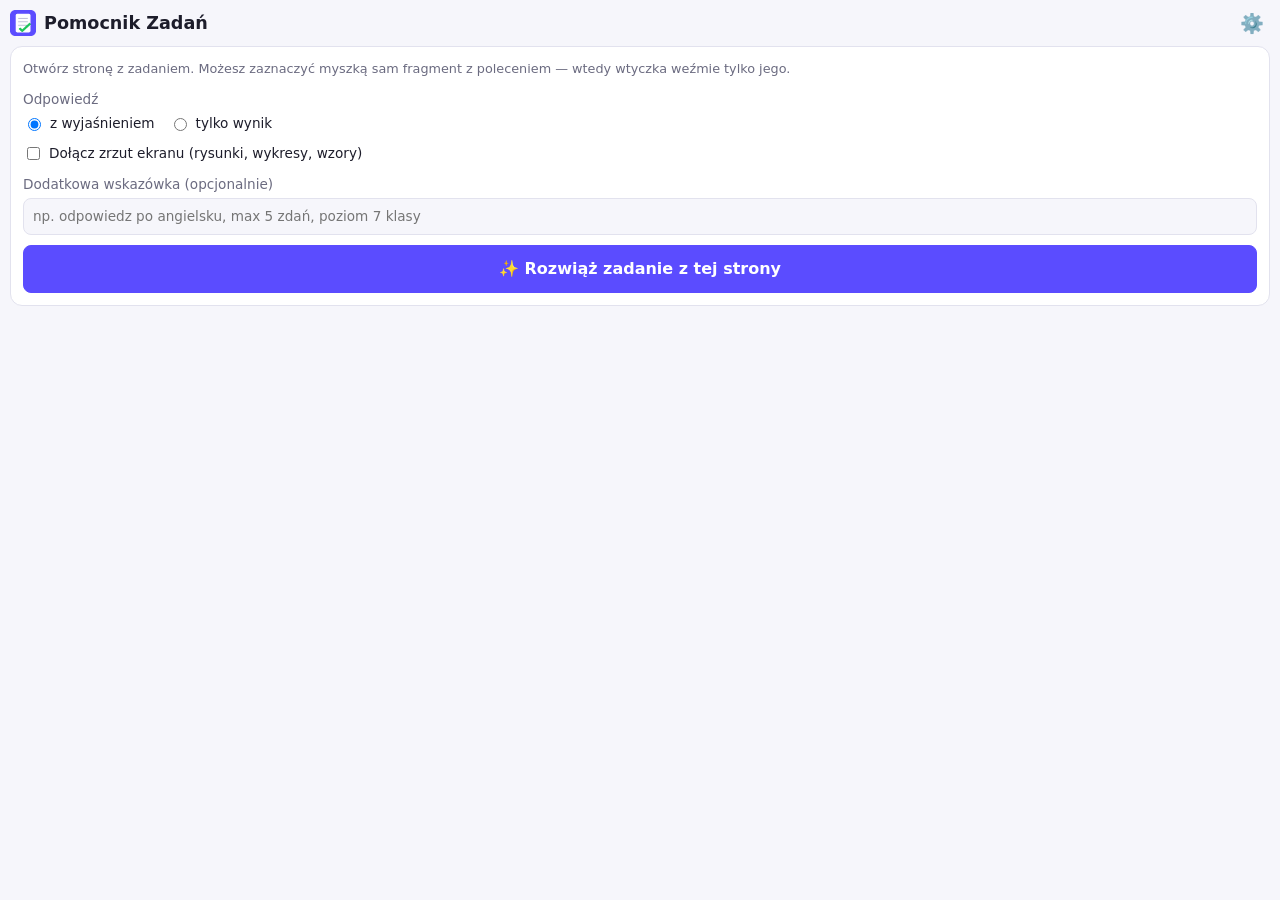
<file: pomocnik-zadan/extension/panel.html>
<!DOCTYPE html>
<html lang="pl">
<head>
<meta charset="UTF-8">
<meta name="viewport" content="width=device-width, initial-scale=1">
<title>Pomocnik Zadań AI</title>
<link rel="stylesheet" href="panel.css">
</head>
<body>
<header class="top">
  <img src="icons/48.png" alt="" width="26" height="26">
  <h1>Pomocnik Zadań</h1>
  <span id="engineName" class="engine"></span>
  <button id="settingsBtn" class="icon" title="Ustawienia">⚙️</button>
</header>

<!-- Ustawienia -->
<section id="settings" class="card" hidden>
  <h2>Ustawienia</h2>
  <label>Silnik AI
    <select id="provider">
      <option value="gemini">Gemini (Google) — darmowy klucz</option>
      <option value="chrome">Chrome AI — bez klucza, działa na komputerze</option>
      <option value="claude">Claude (Anthropic) — płatny, najdokładniejszy</option>
    </select>
  </label>

  <div data-provider="gemini" class="stack">
    <label>Klucz API Gemini
      <input id="geminiKey" type="password" placeholder="AIza..." autocomplete="off" spellcheck="false">
    </label>
    <p class="hint">Darmowy klucz utworzysz na <a href="https://aistudio.google.com/apikey" target="_blank">aistudio.google.com/apikey</a> (wystarczy konto Google, bez karty). Darmowa wersja ma dzienny limit zapytań, a Google może używać wysłanych treści do ulepszania modeli — nie wysyłaj danych osobowych.</p>
    <label>Model
      <select id="geminiModel">
        <option value="gemini-3.8-flash">Gemini 3.8 Flash — mądrzejszy</option>
        <option value="gemini-3.5-flash-lite">Gemini 3.5 Flash-Lite — szybszy, większy limit</option>
      </select>
    </label>
  </div>

  <div data-provider="chrome" class="stack">
    <p class="hint">Model Gemini Nano wbudowany w Chrome. Bez klucza i za darmo, ale wymaga mocnego komputera (Windows/macOS/Linux, 22 GB wolnego miejsca, karta graficzna &gt;4 GB lub 16 GB RAM). Oficjalnie zna angielski, niemiecki, francuski, hiszpański i japoński — po polsku i z matematyką radzi sobie słabiej.</p>
    <div class="row">
      <button id="chromeCheck" class="btn" type="button">Sprawdź / pobierz model</button>
    </div>
    <p id="chromeStatus" class="hint"></p>
  </div>

  <div data-provider="claude" class="stack">
    <label>Klucz API Claude
      <input id="apiKey" type="password" placeholder="sk-ant-..." autocomplete="off" spellcheck="false">
    </label>
    <p class="hint">Klucz założysz na <a href="https://console.anthropic.com/settings/keys" target="_blank">console.anthropic.com</a> (płatność za użycie).</p>
    <label>Model
      <select id="model">
        <option value="claude-opus-5-5">Claude Opus 5.5 — najdokładniejszy</option>
        <option value="claude-sonnet-5-5">Claude Sonnet 5.5 — szybszy i tańszy</option>
        <option value="claude-haiku-5-5">Claude Haiku 5.5 — najtańszy</option>
      </select>
    </label>
    <label>Staranność
      <select id="effort">
        <option value="medium">Średnia — szybciej</option>
        <option value="high" selected>Wysoka</option>
        <option value="xhigh">Bardzo wysoka — trudne zadania</option>
      </select>
    </label>
  </div>
  <p class="hint">Klucze są zapisane tylko w tej przeglądarce i wysyłane wyłącznie do wybranego dostawcy AI.</p>
  <div class="row">
    <button id="saveSettings" class="btn primary">Zapisz</button>
    <button id="forgetKey" class="btn ghost">Usuń klucze</button>
  </div>
</section>

<!-- Główny formularz -->
<section id="main" class="card">
  <p class="hint">Otwórz stronę z zadaniem. Możesz zaznaczyć myszką sam fragment z poleceniem — wtedy wtyczka weźmie tylko jego.</p>

  <fieldset class="seg">
    <legend>Odpowiedź</legend>
    <label><input type="radio" name="mode" value="explain" checked> z wyjaśnieniem</label>
    <label><input type="radio" name="mode" value="answer"> tylko wynik</label>
  </fieldset>

  <label class="check"><input type="checkbox" id="useShot"> Dołącz zrzut ekranu (rysunki, wykresy, wzory)</label>
  <label>Dodatkowa wskazówka (opcjonalnie)
    <input id="extra" type="text" placeholder="np. odpowiedz po angielsku, max 5 zdań, poziom 7 klasy">
  </label>

  <button id="solveBtn" class="btn primary big">✨ Rozwiąż zadanie z tej strony</button>
  <button id="stopBtn" class="btn danger big" hidden>■ Zatrzymaj</button>
  <div id="status" class="status" hidden></div>
</section>

<!-- Wynik -->
<section id="result" hidden>
  <div class="card answer-card">
    <div class="answer-head">
      <h2>Odpowiedź</h2>
      <div class="row">
        <button id="copyBtn" class="btn small">📋 Kopiuj</button>
        <button id="insertBtn" class="btn small" title="Wstawia odpowiedź w pole, w którym ostatnio był kursor na stronie">⤵ Wstaw w pole</button>
      </div>
    </div>
    <pre id="answer" class="answer"></pre>
  </div>
  <div class="card" id="explainCard" hidden>
    <h2>Wyjaśnienie</h2>
    <div id="explain" class="md"></div>
  </div>
  <div class="card">
    <label>Dopytaj o coś
      <textarea id="followup" rows="2" placeholder="np. dlaczego w kroku 2 dzielimy przez 3? / zrób krócej / sprawdź jeszcze raz"></textarea>
    </label>
    <button id="followBtn" class="btn">Wyślij</button>
  </div>
  <p id="usage" class="hint"></p>
</section>

<script type="module" src="panel.js"></script>
</body>
</html>
</file>
<file: style.css>
:root {
  --felt: #12703f;
  --felt-dark: #073a20;
  --wood: #5b3418;
  --wood-light: #8a5428;
  --gold: #f2c14e;
  --gold-dark: #b8862b;
  --ink: #f6f1e4;
  --muted: #b9cbbf;
  --red: #c8102e;
  --black: #1b1b1b;
  --win: #3ddc84;
  --lose: #ff5c5c;
  --push: #8ab4ff;
  --panel: rgba(0, 0, 0, .28);
  --cw: clamp(46px, 6.2vw, 82px);
}

* { box-sizing: border-box; }

html, body {
  margin: 0;
  min-height: 100%;
  background: #0b1a12;
  color: var(--ink);
  font-family: "Segoe UI", system-ui, -apple-system, Roboto, sans-serif;
}

button { font: inherit; }
[hidden] { display: none !important; }

/* ---------- Przyciski ---------- */
.btn {
  border: 0;
  border-radius: 10px;
  padding: .6em 1.1em;
  background: #2b4a3a;
  color: var(--ink);
  font-weight: 600;
  cursor: pointer;
  box-shadow: 0 3px 0 rgba(0,0,0,.35);
  transition: transform .08s, filter .15s, opacity .15s;
}
.btn:hover:not(:disabled) { filter: brightness(1.15); }
.btn:active:not(:disabled) { transform: translateY(2px); box-shadow: 0 1px 0 rgba(0,0,0,.35); }
.btn:disabled { opacity: .35; cursor: not-allowed; }
.btn.primary { background: linear-gradient(#f7d06b, var(--gold-dark)); color: #2a1a00; }
.btn.danger { background: #8e2b2b; }
.btn.blue { background: #2c5c9c; }
.btn.ghost { background: transparent; border: 1px solid rgba(255,255,255,.3); box-shadow: none; }
.btn.small { padding: .35em .7em; font-size: .85rem; }
.btn.big { padding: .8em 1.6em; font-size: 1.1rem; }
.btn.hinted { outline: 3px solid var(--gold); outline-offset: 2px; animation: pulse 1s infinite; }
.btn kbd {
  font-size: .7em; opacity: .7; margin-left: .35em;
  border: 1px solid currentColor; border-radius: 4px; padding: 0 .3em;
}

.icon-btn {
  background: rgba(255,255,255,.08);
  border: 1px solid rgba(255,255,255,.15);
  color: var(--ink);
  border-radius: 8px;
  width: 38px; height: 38px;
  cursor: pointer;
  font-size: 1.1rem;
}
.icon-btn:hover { background: rgba(255,255,255,.18); }
.icon-btn.on { background: var(--gold-dark); }

/* ---------- Ekran startowy ---------- */
.setup {
  min-height: 100vh;
  display: grid;
  place-items: center;
  padding: 16px;
  background:
    radial-gradient(ellipse at top, rgba(255,255,255,.08), transparent 60%),
    radial-gradient(circle at 50% 40%, var(--felt), var(--felt-dark) 75%);
}
.setup-card {
  width: min(640px, 100%);
  background: rgba(0,0,0,.35);
  border: 2px solid rgba(242,193,78,.4);
  border-radius: 20px;
  padding: 28px;
  box-shadow: 0 20px 60px rgba(0,0,0,.5);
}
.setup h1 {
  margin: 0; text-align: center;
  font-family: Georgia, "Times New Roman", serif;
  color: var(--gold);
  font-size: clamp(1.7rem, 5vw, 2.5rem);
  text-shadow: 0 2px 0 #000;
}
.logo-suit { color: #fff; }
.logo-suit.red { color: #ff4d5e; }
.subtitle { text-align: center; color: var(--muted); margin-top: .3em; }
.setup h2 { font-size: 1rem; color: var(--gold); margin: 1.3em 0 .5em; }
.form-grid { display: grid; grid-template-columns: repeat(auto-fit, minmax(140px, 1fr)); gap: 12px; }
.form-grid label, .names label { display: flex; flex-direction: column; gap: 4px; font-size: .85rem; color: var(--muted); }
select, input[type="text"] {
  background: rgba(0,0,0,.4);
  color: var(--ink);
  border: 1px solid rgba(255,255,255,.25);
  border-radius: 8px;
  padding: .55em .7em;
  font-size: 1rem;
}
.checks { display: flex; flex-wrap: wrap; gap: 8px 22px; margin-top: 14px; font-size: .9rem; }
.checks input { accent-color: var(--gold); }
.names { display: grid; gap: 8px; margin-bottom: 10px; }
.name-row { display: flex; align-items: center; gap: 8px; }
.name-row .avatar { font-size: 1.6rem; width: 40px; text-align: center; cursor: pointer; }
.name-row input { flex: 1; }
.setup-actions { display: flex; flex-wrap: wrap; gap: 12px; justify-content: center; margin-top: 22px; }

/* ---------- Ekran gry ---------- */
.game { min-height: 100vh; display: flex; flex-direction: column; }

.topbar {
  display: flex; justify-content: space-between; align-items: center; flex-wrap: wrap; gap: 8px;
  padding: 8px 16px;
  background: linear-gradient(#1a1a1a, #0d0d0d);
  border-bottom: 2px solid var(--gold-dark);
}
.tb-left, .tb-right { display: flex; align-items: center; gap: 8px; flex-wrap: wrap; }
.brand { color: var(--gold); font-family: Georgia, serif; }
.pill { background: rgba(255,255,255,.08); border-radius: 999px; padding: .25em .75em; font-size: .85rem; display: inline-flex; align-items: center; gap: 6px; }
.shoe-bar { width: 60px; height: 6px; background: rgba(255,255,255,.15); border-radius: 3px; overflow: hidden; }
.shoe-bar span { display: block; height: 100%; background: var(--gold); }
.pill.count { background: #22385a; font-variant-numeric: tabular-nums; }

.table {
  flex: 1;
  position: relative;
  margin: 12px;
  padding: 20px 16px 24px;
  border-radius: 40px 40px 200px 200px / 40px 40px 120px 120px;
  border: 14px solid var(--wood);
  outline: 3px solid var(--wood-light);
  background:
    radial-gradient(ellipse at 50% 0%, rgba(255,255,255,.12), transparent 55%),
    repeating-radial-gradient(circle at 50% 30%, rgba(0,0,0,.025) 0 2px, transparent 2px 4px),
    radial-gradient(ellipse at 50% 30%, var(--felt), var(--felt-dark) 85%);
  box-shadow: inset 0 0 60px rgba(0,0,0,.6), 0 10px 30px rgba(0,0,0,.6);
  display: flex; flex-direction: column; align-items: center; gap: 14px;
  min-height: 560px;
}

.shoe-box {
  position: absolute; top: 14px; right: 18px;
  width: 64px; height: 82px;
  background: linear-gradient(135deg, #2b2b2b, #111);
  border-radius: 8px 8px 4px 20px;
  box-shadow: 0 4px 10px rgba(0,0,0,.5);
  display: flex; flex-direction: column; align-items: center; justify-content: flex-end;
  font-size: .6rem; letter-spacing: .2em; color: #888; padding-bottom: 4px;
}
.shoe-cards {
  width: 44px; height: 54px; margin-bottom: 4px; border-radius: 4px;
  background: repeating-linear-gradient(45deg, #9e1b2c 0 4px, #7d1222 4px 8px);
  border: 2px solid #fff;
}

.dealer { display: flex; flex-direction: column; align-items: center; gap: 8px; min-height: calc(var(--cw) * 1.4 + 40px); }
.dealer-label { font-family: Georgia, serif; color: var(--gold); letter-spacing: .1em; text-transform: uppercase; display: flex; gap: 8px; align-items: center; }

.felt-text { text-align: center; color: rgba(255, 230, 160, .55); font-family: Georgia, serif; letter-spacing: .25em; user-select: none; }
.felt-text .arc { font-size: clamp(.8rem, 1.8vw, 1.1rem); font-weight: bold; }
.felt-text .small { font-size: clamp(.6rem, 1.2vw, .75rem); letter-spacing: .2em; }

.seats {
  width: 100%;
  display: grid;
  grid-template-columns: repeat(auto-fit, minmax(190px, 1fr));
  gap: 12px;
  margin-top: auto;
}
.seat {
  background: var(--panel);
  border: 2px solid rgba(255,255,255,.1);
  border-radius: 16px;
  padding: 10px;
  display: flex; flex-direction: column; gap: 8px;
  transition: border-color .2s, box-shadow .2s, transform .2s;
}
.seat.active { border-color: var(--gold); box-shadow: 0 0 22px rgba(242,193,78,.45); transform: translateY(-4px); }
.seat.out { opacity: .55; }
.seat-head { display: flex; align-items: center; gap: 6px; }
.seat-head .avatar { font-size: 1.5rem; }
.seat-head .name { font-weight: 700; flex: 1; overflow: hidden; text-overflow: ellipsis; white-space: nowrap; }
.chips-count { font-variant-numeric: tabular-nums; color: var(--gold); font-weight: 700; font-size: .95rem; }
.delta { font-weight: 800; text-align: center; font-size: 1.1rem; }
.delta.pos { color: var(--win); } .delta.neg { color: var(--lose); } .delta.zero { color: var(--push); }

.hands { display: flex; flex-wrap: wrap; gap: 10px; justify-content: center; min-height: calc(var(--cw) * 1.4 + 30px); align-items: flex-start; }
.hand { display: flex; flex-direction: column; align-items: center; gap: 5px; padding: 4px; border-radius: 10px; border: 2px solid transparent; }
.hand.active { border-color: rgba(242,193,78,.8); background: rgba(242,193,78,.08); }
.hand-info { display: flex; gap: 6px; align-items: center; flex-wrap: wrap; justify-content: center; font-size: .8rem; }
.val { background: #111; color: #fff; border-radius: 6px; padding: .1em .45em; font-weight: 700; font-size: .85rem; font-variant-numeric: tabular-nums; }
.val.bust { background: var(--lose); }
.val.bj { background: var(--gold); color: #2a1a00; }
.betval { color: var(--gold); font-weight: 700; }
.res { border-radius: 6px; padding: .1em .45em; font-weight: 800; font-size: .75rem; letter-spacing: .05em; animation: pop .35s ease-out; }
.res.win, .res.bj { background: var(--win); color: #062; }
.res.bj { background: var(--gold); color: #2a1a00; }
.res.lose, .res.bust { background: var(--lose); color: #300; }
.res.push { background: var(--push); color: #012; }
.res.surrender { background: #999; color: #111; }
.ins { font-size: .75rem; color: var(--push); text-align: center; }

/* ---------- Zakłady i żetony ---------- */
.betting { display: flex; flex-direction: column; gap: 6px; align-items: center; }
.bet-total { font-size: .9rem; display: flex; align-items: center; gap: 8px; min-height: 34px; }
.chip-row { display: flex; gap: 6px; flex-wrap: wrap; justify-content: center; }
.chip {
  --c: #c33;
  width: 42px; height: 42px; border-radius: 50%;
  border: 0; cursor: pointer;
  color: #fff; font-weight: 800; font-size: .72rem;
  background:
    radial-gradient(circle, var(--c) 0 52%, transparent 53%),
    repeating-conic-gradient(var(--c) 0 30deg, #fff 30deg 45deg);
  box-shadow: 0 3px 0 rgba(0,0,0,.4), inset 0 0 0 3px rgba(0,0,0,.25);
  text-shadow: 0 1px 1px rgba(0,0,0,.6);
  transition: transform .1s;
}
.chip:hover:not(:disabled) { transform: translateY(-3px) rotate(-10deg); }
.chip:disabled { opacity: .3; cursor: not-allowed; }
.chip.c10 { --c: #2f6fd6; }
.chip.c50 { --c: #d23a3a; }
.chip.c100 { --c: #1d1d1d; }
.chip.c500 { --c: #7b3fc4; }
.stack { display: inline-flex; flex-direction: column-reverse; align-items: center; }
.stack .mini {
  width: 26px; height: 8px; border-radius: 50%;
  background: var(--c); border: 1px dashed #fff; margin-top: -3px;
}
.bet-actions { display: flex; gap: 4px; flex-wrap: wrap; justify-content: center; }

/* ---------- Karty ---------- */
.cards { display: flex; justify-content: center; min-height: calc(var(--cw) * 1.4); padding-left: calc(var(--cw) * .4); }
.card {
  width: var(--cw); height: calc(var(--cw) * 1.4);
  border-radius: calc(var(--cw) * .09);
  background: linear-gradient(160deg, #fff, #f1ede2);
  box-shadow: 0 2px 6px rgba(0,0,0,.45), inset 0 0 0 1px rgba(0,0,0,.12);
  position: relative;
  flex-shrink: 0;
  margin-left: calc(var(--cw) * -.4);
  color: var(--black);
  font-family: Georgia, "Times New Roman", serif;
  user-select: none;
}
.card.red { color: var(--red); }
.card .corner {
  position: absolute; top: 4%; left: 7%;
  display: flex; flex-direction: column; align-items: center;
  line-height: .95; font-weight: 700;
  font-size: calc(var(--cw) * .2);
}
.card .corner small { font-size: .85em; }
.card .corner.br { top: auto; left: auto; bottom: 4%; right: 7%; transform: rotate(180deg); }
.card .pips { position: absolute; inset: 14% 20%; }
.card .pip { position: absolute; transform: translate(-50%, -50%); font-size: calc(var(--cw) * .2); line-height: 1; }
.card .pip.flip { transform: translate(-50%, -50%) rotate(180deg); }
.card .ace { position: absolute; left: 50%; top: 50%; transform: translate(-50%, -50%); font-size: calc(var(--cw) * .55); }
.card .face {
  position: absolute; inset: 16% 20%;
  border: 2px solid currentColor; border-radius: 4px;
  display: flex; flex-direction: column; align-items: center; justify-content: center;
  background: linear-gradient(135deg, rgba(242,193,78,.35), rgba(255,255,255,0) 50%, rgba(242,193,78,.35));
}
.card .face .fig { font-size: calc(var(--cw) * .38); line-height: 1; }
.card .face .fl { font-size: calc(var(--cw) * .22); font-weight: 700; }
.card.back {
  background:
    radial-gradient(circle at 50% 50%, rgba(255,255,255,.25) 0 14%, transparent 15%),
    repeating-linear-gradient(45deg, #9e1b2c 0 5px, #7d1222 5px 10px);
  border: calc(var(--cw) * .06) solid #fff;
}
.card.deal { animation: dealIn .38s cubic-bezier(.2,.8,.3,1) both; }
.card.flipin { animation: flipIn .45s ease-out both; }

@keyframes dealIn {
  from { transform: translate(40vw, -45vh) rotate(-35deg) scale(.7); opacity: 0; }
  to { transform: none; opacity: 1; }
}
@keyframes flipIn {
  0% { transform: rotateY(90deg); }
  100% { transform: rotateY(0); }
}
@keyframes pop { from { transform: scale(.4); opacity: 0; } to { transform: scale(1); opacity: 1; } }
@keyframes pulse { 50% { outline-color: transparent; } }

/* ---------- Pasek akcji ---------- */
.controls {
  position: sticky; bottom: 0;
  background: linear-gradient(#141414, #050505);
  border-top: 2px solid var(--gold-dark);
  padding: 10px 16px;
  display: flex; flex-wrap: wrap; gap: 8px; justify-content: center; align-items: center;
  z-index: 5;
}
.controls .who { width: 100%; text-align: center; font-size: .95rem; color: var(--muted); }
.controls .who b { color: var(--gold); }

/* ---------- Historia ---------- */
.history { margin: 0 12px 12px; background: rgba(255,255,255,.04); border-radius: 10px; padding: 8px 14px; }
.history summary { cursor: pointer; color: var(--muted); }
.history ol { font-size: .85rem; color: var(--muted); max-height: 220px; overflow: auto; padding-left: 2.5em; }
.history li { margin: 3px 0; }
.history .p { color: var(--win); } .history .n { color: var(--lose); }

/* ---------- Modal i powiadomienia ---------- */
.modal { position: fixed; inset: 0; background: rgba(0,0,0,.7); display: grid; place-items: center; padding: 16px; z-index: 20; }
.modal-box {
  position: relative; width: min(720px, 100%); max-height: 90vh; overflow: auto;
  background: #13261b; border: 2px solid var(--gold-dark); border-radius: 16px; padding: 22px;
}
.modal-box h2 { color: var(--gold); margin-top: 0; font-family: Georgia, serif; }
.modal-box .close { position: absolute; top: 12px; right: 12px; }
.modal-box table { width: 100%; border-collapse: collapse; font-size: .9rem; }
.modal-box th, .modal-box td { padding: 6px 8px; text-align: right; border-bottom: 1px solid rgba(255,255,255,.1); }
.modal-box th:first-child, .modal-box td:first-child { text-align: left; }
.modal-box th { color: var(--gold); font-weight: 600; }
.table-wrap { overflow-x: auto; }
.modal-box li { margin: 4px 0; }

.toasts { position: fixed; top: 64px; left: 50%; transform: translateX(-50%); display: flex; flex-direction: column; gap: 6px; z-index: 30; pointer-events: none; width: max-content; max-width: calc(100% - 32px); }
.toast { background: rgba(10,10,10,.92); border: 1px solid var(--gold-dark); padding: .55em 1.1em; border-radius: 10px; animation: pop .25s ease-out; text-align: center; }

@media (max-width: 600px) {
  .table { margin: 6px; border-width: 8px; border-radius: 24px 24px 80px 80px; padding: 14px 8px 18px; }
  .shoe-box { transform: scale(.7); transform-origin: top right; top: 8px; right: 8px; }
  .seats { grid-template-columns: 1fr 1fr; gap: 8px; }
  .seat { padding: 7px; }
  .chip { width: 36px; height: 36px; font-size: .65rem; }
  .brand { display: none; }
  .topbar { padding: 6px 10px; }
}
@media (max-width: 380px) {
  .seats { grid-template-columns: 1fr; }
}
@media (prefers-reduced-motion: reduce) {
  .card.deal, .card.flipin, .res, .toast { animation: none; }
}
</file>
<file: pomocnik-zadan/extension/panel.css>
:root {
  --bg: #f6f6fb;
  --card: #ffffff;
  --ink: #1d1d2b;
  --muted: #6b6b80;
  --line: #e2e2ee;
  --accent: #5b4cff;
  --accent-ink: #ffffff;
  --danger: #d93a3a;
  --ok: #16a34a;
  --code: #f0f0f7;
}
@media (prefers-color-scheme: dark) {
  :root {
    --bg: #14141c;
    --card: #1e1e29;
    --ink: #ececf5;
    --muted: #9c9cb3;
    --line: #2f2f40;
    --accent: #7c70ff;
    --code: #262636;
  }
}

* { box-sizing: border-box; }
body {
  margin: 0;
  padding: 10px;
  background: var(--bg);
  color: var(--ink);
  font: 14px/1.5 system-ui, -apple-system, "Segoe UI", Roboto, sans-serif;
}
[hidden] { display: none !important; }

.top { display: flex; align-items: center; gap: 8px; margin-bottom: 10px; }
.top h1 { font-size: 1.1rem; margin: 0; flex: 1; }

.card {
  background: var(--card);
  border: 1px solid var(--line);
  border-radius: 12px;
  padding: 12px;
  margin-bottom: 10px;
  display: flex; flex-direction: column; gap: 10px;
}
.card h2 { font-size: .95rem; margin: 0; }

label { display: flex; flex-direction: column; gap: 4px; font-size: .85rem; color: var(--muted); }
label.check, .seg label { flex-direction: row; align-items: center; gap: 6px; color: var(--ink); }
input[type="text"], input[type="password"], select, textarea {
  font: inherit; color: var(--ink);
  background: var(--bg);
  border: 1px solid var(--line);
  border-radius: 8px;
  padding: 7px 9px;
}
textarea { resize: vertical; }
.seg { border: 0; padding: 0; margin: 0; display: flex; gap: 14px; flex-wrap: wrap; }
.seg legend { font-size: .85rem; color: var(--muted); padding: 0; margin-bottom: 4px; }

.btn {
  font: inherit; font-weight: 600;
  border: 1px solid var(--line);
  background: var(--card); color: var(--ink);
  border-radius: 8px; padding: 7px 12px; cursor: pointer;
}
.btn:hover:not(:disabled) { filter: brightness(.96); }
.btn:disabled { opacity: .5; cursor: default; }
.btn.primary { background: var(--accent); border-color: var(--accent); color: var(--accent-ink); }
.btn.danger { background: var(--danger); border-color: var(--danger); color: #fff; }
.btn.ghost { background: transparent; }
.btn.big { padding: 11px; font-size: 1rem; }
.btn.small { padding: 4px 9px; font-size: .8rem; }
.btn.done { background: var(--ok); border-color: var(--ok); color: #fff; }
.icon { background: none; border: 0; font-size: 1.2rem; cursor: pointer; }
.row { display: flex; gap: 6px; flex-wrap: wrap; }

.hint { font-size: .8rem; color: var(--muted); margin: 0; }
.hint a { color: var(--accent); }
.status { font-size: .85rem; color: var(--muted); display: flex; gap: 8px; align-items: flex-start; }
.status.error { color: var(--danger); }
.status .spin {
  width: 14px; height: 14px; flex-shrink: 0; margin-top: 3px;
  border: 2px solid var(--line); border-top-color: var(--accent);
  border-radius: 50%; animation: spin .8s linear infinite;
}
@keyframes spin { to { transform: rotate(360deg); } }

.answer-card { border-color: var(--accent); }
.answer-head { display: flex; justify-content: space-between; align-items: center; gap: 6px; flex-wrap: wrap; }
.answer {
  margin: 0; white-space: pre-wrap; word-wrap: break-word;
  font: 14px/1.55 system-ui, sans-serif;
  background: var(--code); border-radius: 8px; padding: 10px;
  max-height: 50vh; overflow: auto;
}

.md { overflow-wrap: anywhere; }
.md > :first-child { margin-top: 0; }
.md > :last-child { margin-bottom: 0; }
.md h1, .md h2, .md h3 { font-size: 1rem; margin: 1em 0 .4em; }
.md code { background: var(--code); border-radius: 4px; padding: 0 .3em; }
.md pre { background: var(--code); border-radius: 8px; padding: 8px; overflow: auto; }
.md pre code { background: none; padding: 0; }
.md table { border-collapse: collapse; display: block; overflow-x: auto; }
.md th, .md td { border: 1px solid var(--line); padding: 4px 8px; }
.md blockquote { margin: 0; padding-left: 10px; border-left: 3px solid var(--accent); color: var(--muted); }

.stack { display: flex; flex-direction: column; gap: 10px; }
.engine { font-size: .8rem; color: var(--muted); }
</file>
